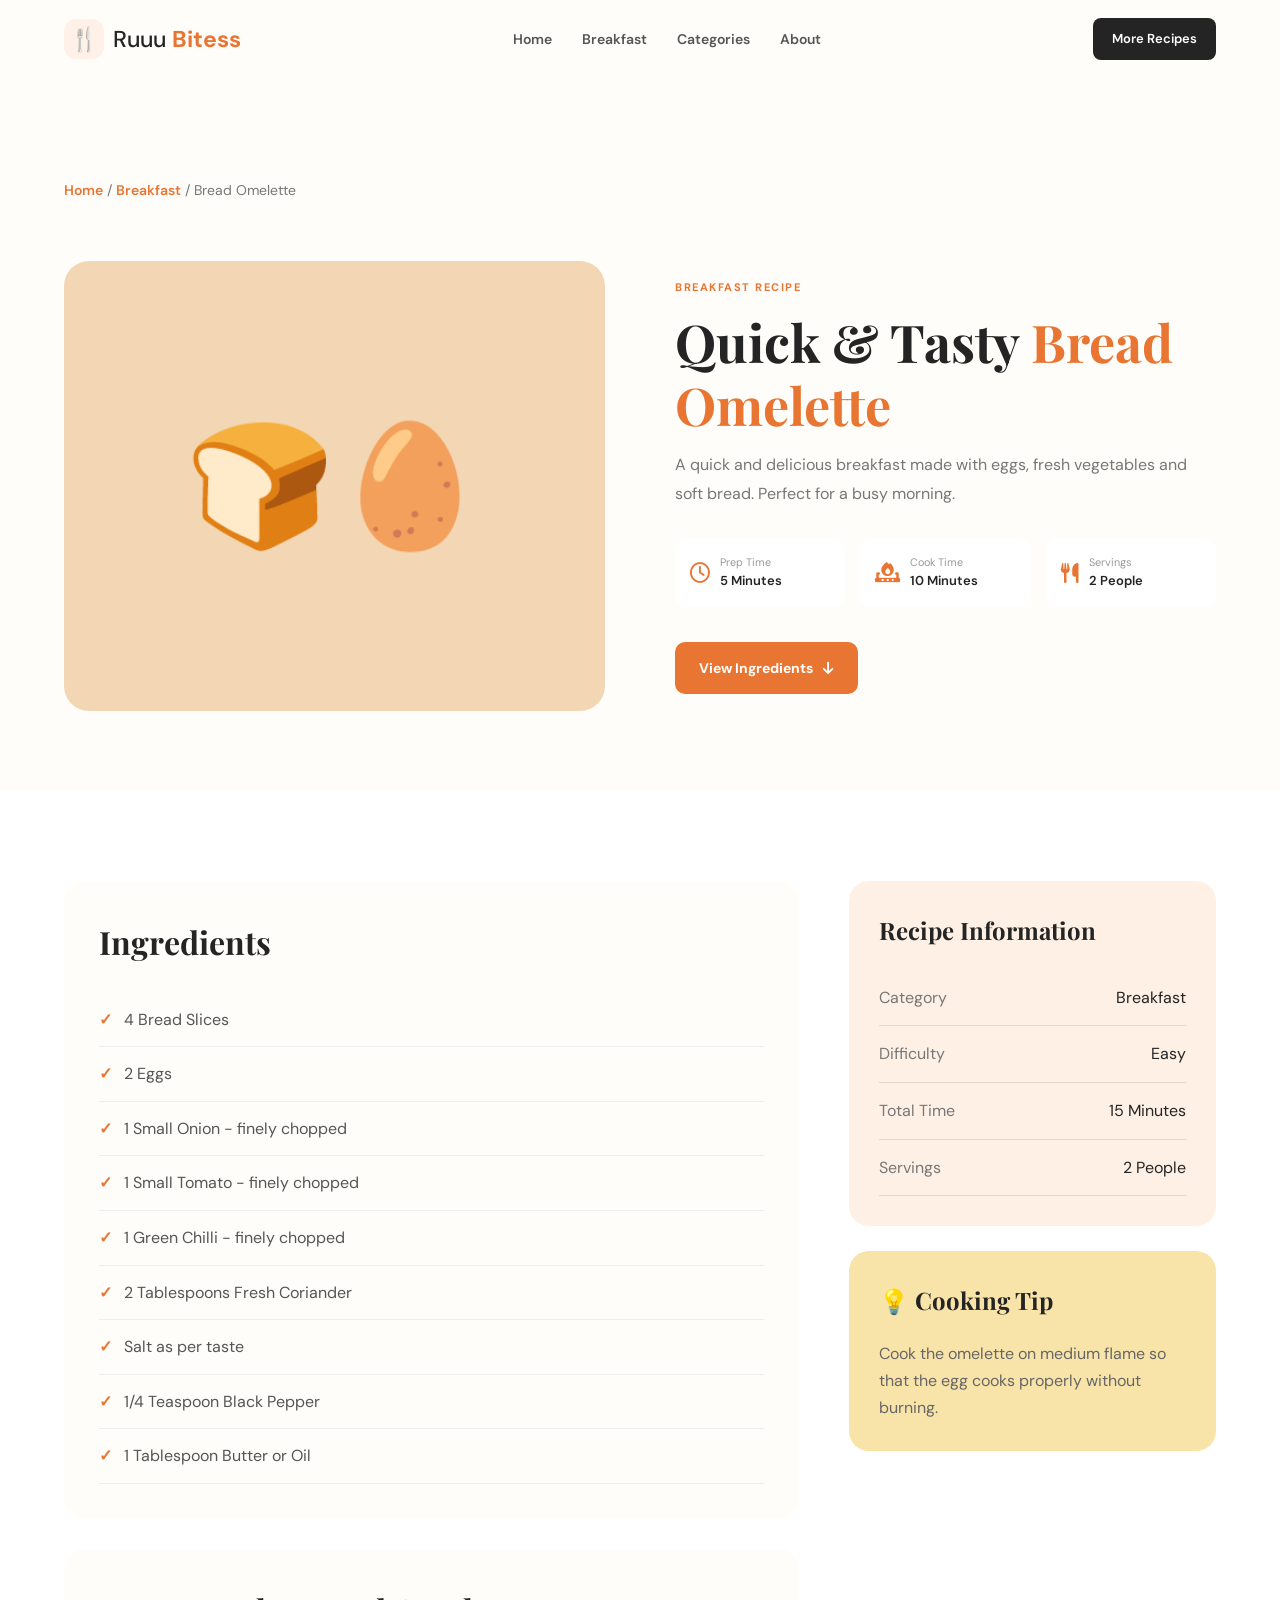
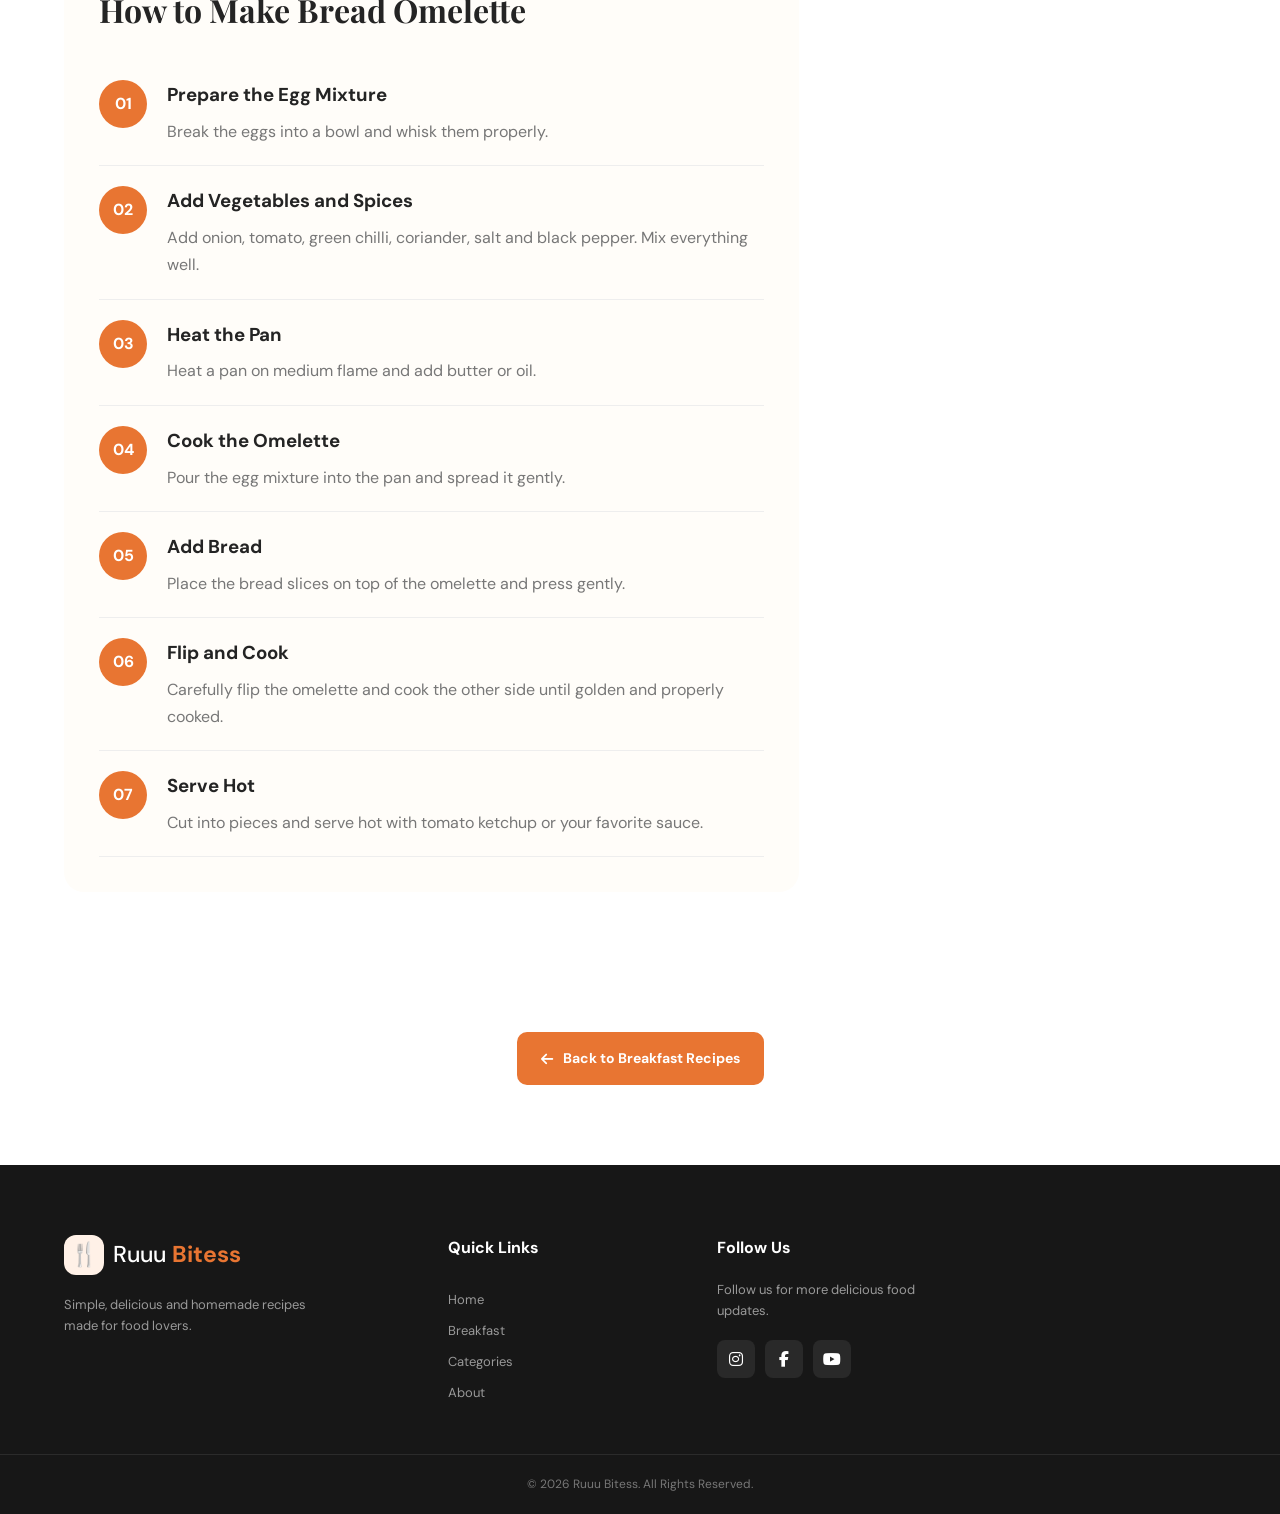
<file: bread-omelette.html>
<!DOCTYPE html>
<html lang="en">

<head>

    <meta charset="UTF-8">
    <meta name="viewport" content="width=device-width, initial-scale=1.0">

    <title>Bread Omelette Recipe | Ruuu Bitess</title>

    <link rel="preconnect" href="https://fonts.googleapis.com">
    <link rel="preconnect" href="https://fonts.gstatic.com" crossorigin>

    <link href="https://fonts.googleapis.com/css2?family=DM+Sans:wght@400;500;600;700&family=Playfair+Display:wght@600;700;800&display=swap"
        rel="stylesheet">

    <link rel="stylesheet"
        href="https://cdnjs.cloudflare.com/ajax/libs/font-awesome/6.5.2/css/all.min.css">

    <link rel="stylesheet" href="../style.css">

</head>

<body>

    <!-- HEADER -->

    <header class="header page-header">

        <div class="navbar container">

            <a href="../index.html" class="logo">
                <span class="logo-icon">🍴</span>
                <span>Ruuu <b>Bitess</b></span>
            </a>

            <nav class="nav-links page-nav">

                <a href="../index.html">Home</a>
                <a href="breakfast.html">Breakfast</a>
                <a href="../index.html#categories">Categories</a>
                <a href="../index.html#about">About</a>

            </nav>

            <a href="breakfast.html" class="nav-button">
                More Recipes
            </a>

        </div>

    </header>


    <!-- BREADCRUMB -->

    <section class="recipe-breadcrumb">

        <div class="container">

            <a href="../index.html">Home</a>
            <span> / </span>

            <a href="breakfast.html">Breakfast</a>
            <span> / </span>

            <span>Bread Omelette</span>

        </div>

    </section>


    <!-- RECIPE HERO -->

    <section class="recipe-detail-hero">

        <div class="container recipe-detail-grid">

            <div class="recipe-main-image">

                <div class="bread-omelette-image-placeholder">
                    🍞🥚
                </div>

            </div>


            <div class="recipe-main-content">

                <span class="section-label">
                    BREAKFAST RECIPE
                </span>

                <h1>Quick & Tasty <span>Bread Omelette</span></h1>

                <p class="recipe-intro">

                    A quick and delicious breakfast made with eggs,
                    fresh vegetables and soft bread. Perfect for a
                    busy morning.
                </p>


                <div class="recipe-meta">

                    <div>
                        <i class="fa-regular fa-clock"></i>

                        <span>
                            <small>Prep Time</small>
                            5 Minutes
                        </span>
                    </div>


                    <div>
                        <i class="fa-solid fa-fire-burner"></i>

                        <span>
                            <small>Cook Time</small>
                            10 Minutes
                        </span>
                    </div>


                    <div>
                        <i class="fa-solid fa-utensils"></i>

                        <span>
                            <small>Servings</small>
                            2 People
                        </span>
                    </div>

                </div>


                <a href="#ingredients" class="primary-btn">

                    View Ingredients
                    <i class="fa-solid fa-arrow-down"></i>

                </a>

            </div>

        </div>

    </section>


    <!-- RECIPE CONTENT -->

    <section class="recipe-detail-content">

        <div class="container recipe-content-grid">

            <main>


                <!-- INGREDIENTS -->

                <div class="recipe-box" id="ingredients">

                    <h2>Ingredients</h2>

                    <ul class="ingredients-list">

                        <li>4 Bread Slices</li>

                        <li>2 Eggs</li>

                        <li>1 Small Onion - finely chopped</li>

                        <li>1 Small Tomato - finely chopped</li>

                        <li>1 Green Chilli - finely chopped</li>

                        <li>2 Tablespoons Fresh Coriander</li>

                        <li>Salt as per taste</li>

                        <li>1/4 Teaspoon Black Pepper</li>

                        <li>1 Tablespoon Butter or Oil</li>

                    </ul>

                </div>


                <!-- INSTRUCTIONS -->

                <div class="recipe-box">

                    <h2>How to Make Bread Omelette</h2>


                    <div class="recipe-step">

                        <span>01</span>

                        <div>

                            <h3>Prepare the Egg Mixture</h3>

                            <p>
                                Break the eggs into a bowl and whisk
                                them properly.
                            </p>

                        </div>

                    </div>


                    <div class="recipe-step">

                        <span>02</span>

                        <div>

                            <h3>Add Vegetables and Spices</h3>

                            <p>
                                Add onion, tomato, green chilli,
                                coriander, salt and black pepper.
                                Mix everything well.
                            </p>

                        </div>

                    </div>


                    <div class="recipe-step">

                        <span>03</span>

                        <div>

                            <h3>Heat the Pan</h3>

                            <p>
                                Heat a pan on medium flame and add
                                butter or oil.
                            </p>

                        </div>

                    </div>


                    <div class="recipe-step">

                        <span>04</span>

                        <div>

                            <h3>Cook the Omelette</h3>

                            <p>
                                Pour the egg mixture into the pan
                                and spread it gently.
                            </p>

                        </div>

                    </div>


                    <div class="recipe-step">

                        <span>05</span>

                        <div>

                            <h3>Add Bread</h3>

                            <p>
                                Place the bread slices on top of
                                the omelette and press gently.
                            </p>

                        </div>

                    </div>


                    <div class="recipe-step">

                        <span>06</span>

                        <div>

                            <h3>Flip and Cook</h3>

                            <p>
                                Carefully flip the omelette and cook
                                the other side until golden and
                                properly cooked.
                            </p>

                        </div>

                    </div>


                    <div class="recipe-step">

                        <span>07</span>

                        <div>

                            <h3>Serve Hot</h3>

                            <p>
                                Cut into pieces and serve hot with
                                tomato ketchup or your favorite sauce.
                            </p>

                        </div>

                    </div>

                </div>

            </main>


            <!-- SIDEBAR -->

            <aside>

                <div class="recipe-sidebar">

                    <h3>Recipe Information</h3>

                    <div class="sidebar-info">

                        <p>
                            <span>Category</span>
                            Breakfast
                        </p>

                        <p>
                            <span>Difficulty</span>
                            Easy
                        </p>

                        <p>
                            <span>Total Time</span>
                            15 Minutes
                        </p>

                        <p>
                            <span>Servings</span>
                            2 People
                        </p>

                    </div>

                </div>


                <div class="recipe-sidebar tip-box">

                    <h3>💡 Cooking Tip</h3>

                    <p>
                        Cook the omelette on medium flame so that
                        the egg cooks properly without burning.
                    </p>

                </div>

            </aside>

        </div>

    </section>


    <!-- BACK BUTTON -->

    <section class="recipe-back-section">

        <div class="container">

            <a href="breakfast.html" class="primary-btn">

                <i class="fa-solid fa-arrow-left"></i>
                Back to Breakfast Recipes

            </a>

        </div>

    </section>


    <!-- FOOTER -->

    <footer class="footer">

        <div class="container footer-grid">

            <div class="footer-brand">

                <a href="../index.html" class="logo">
                    <span class="logo-icon">🍴</span>
                    <span>Ruuu <b>Bitess</b></span>
                </a>

                <p>
                    Simple, delicious and homemade recipes
                    made for food lovers.
                </p>

            </div>


            <div class="footer-links">

                <h3>Quick Links</h3>

                <a href="../index.html">Home</a>
                <a href="breakfast.html">Breakfast</a>
                <a href="../index.html#categories">Categories</a>
                <a href="../index.html#about">About</a>

            </div>


            <div class="footer-social">

                <h3>Follow Us</h3>

                <p>
                    Follow us for more delicious food updates.
                </p>

                <div class="social-icons">

                    <a href="#"><i class="fa-brands fa-instagram"></i></a>
                    <a href="#"><i class="fa-brands fa-facebook-f"></i></a>
                    <a href="#"><i class="fa-brands fa-youtube"></i></a>

                </div>

            </div>

        </div>


        <div class="footer-bottom">

            <div class="container">

                <p>© 2026 Ruuu Bitess. All Rights Reserved.</p>

            </div>

        </div>

    </footer>

</body>

</html>
</file>
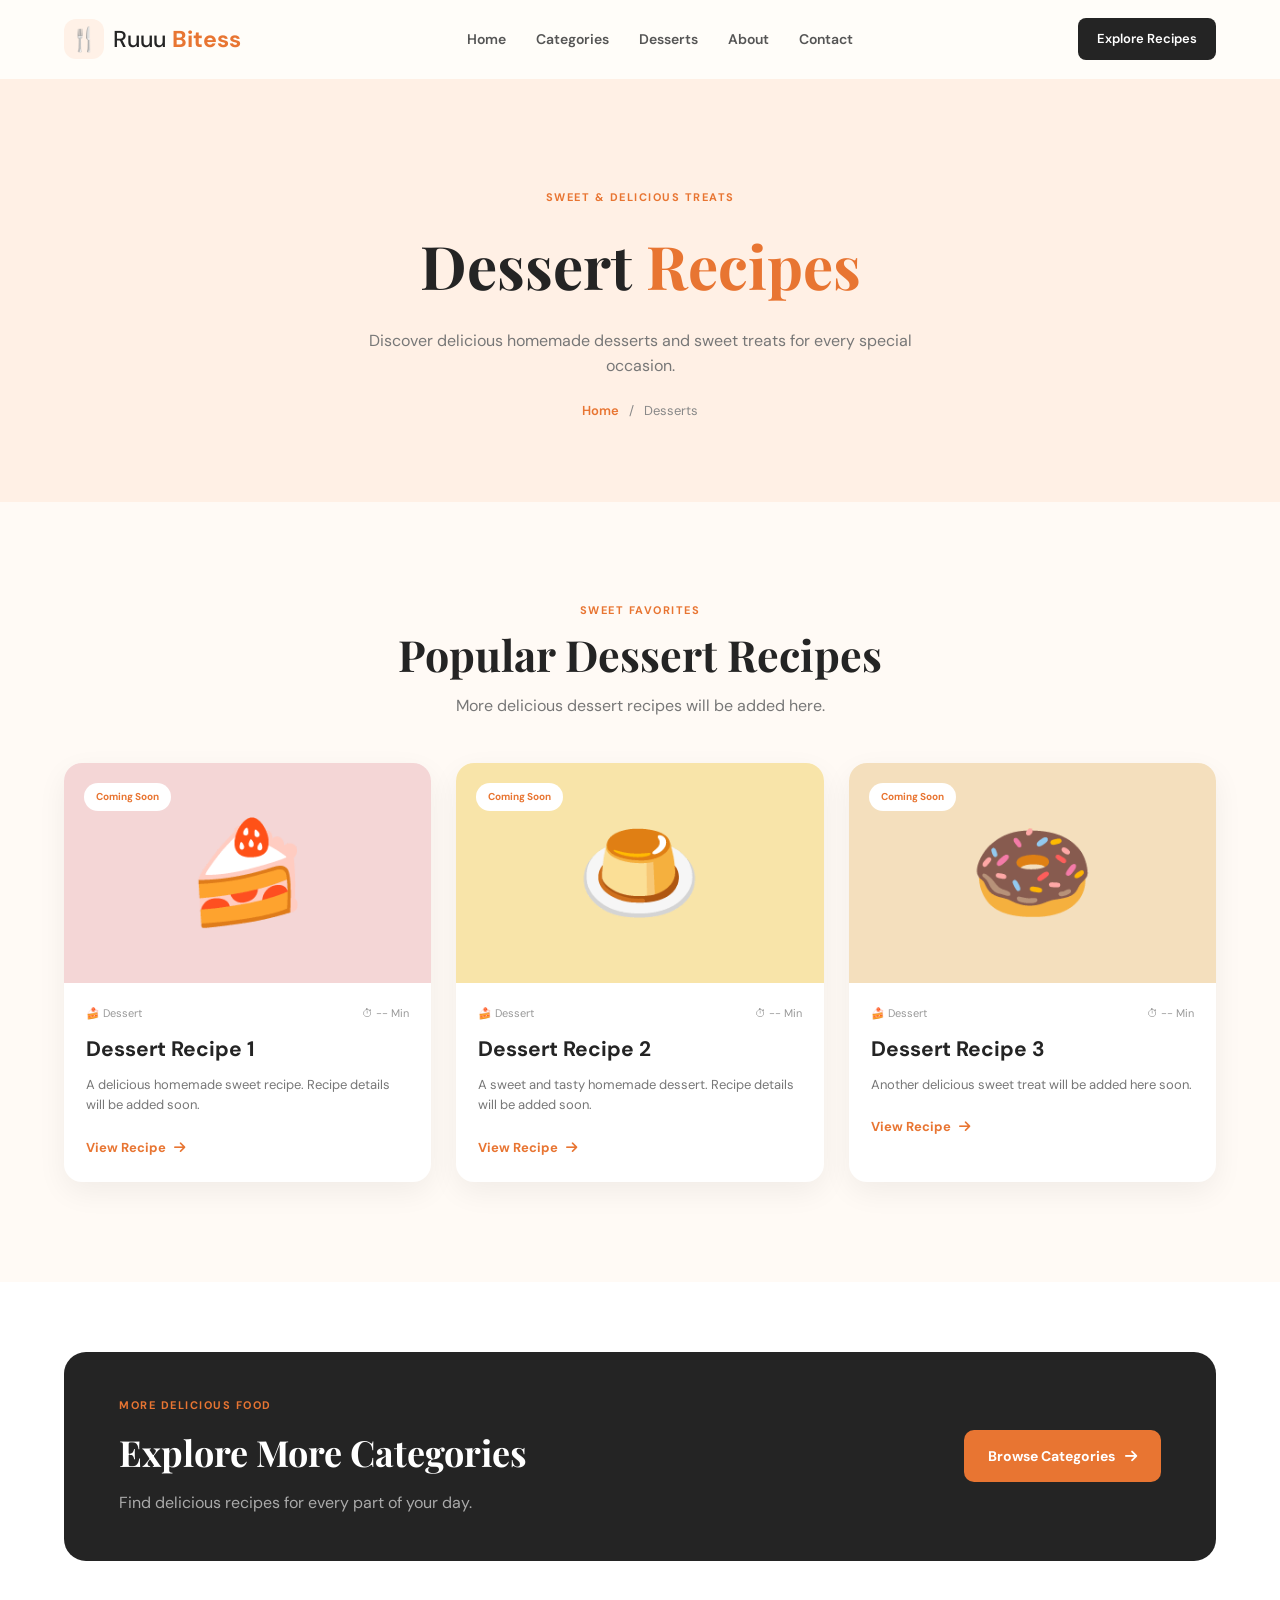
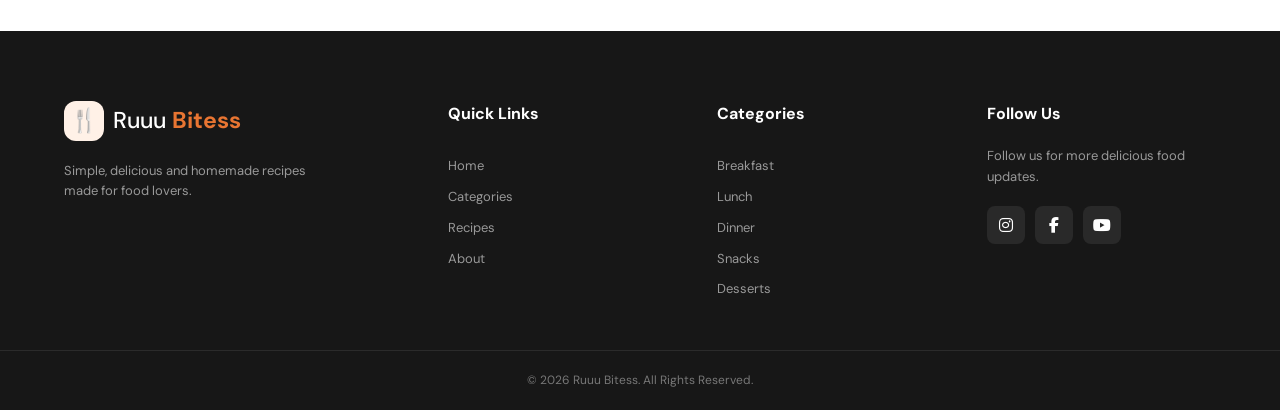
<file: desserts.html>
<!DOCTYPE html>
<html lang="en">

<head>

    <meta charset="UTF-8">
    <meta name="viewport" content="width=device-width, initial-scale=1.0">

    <title>Desserts Recipes | Ruuu Bitess</title>

    <link rel="preconnect" href="https://fonts.googleapis.com">
    <link rel="preconnect" href="https://fonts.gstatic.com" crossorigin>

    <link href="https://fonts.googleapis.com/css2?family=DM+Sans:wght@400;500;600;700&family=Playfair+Display:wght@600;700;800&display=swap"
        rel="stylesheet">

    <link rel="stylesheet"
        href="https://cdnjs.cloudflare.com/ajax/libs/font-awesome/6.5.2/css/all.min.css">

    <link rel="stylesheet" href="../style.css">

</head>

<body>

    <!-- HEADER -->

    <header class="header page-header">

        <div class="navbar container">

            <a href="../index.html" class="logo">
                <span class="logo-icon">🍴</span>
                <span>Ruuu <b>Bitess</b></span>
            </a>

            <nav class="nav-links page-nav">
                <a href="../index.html">Home</a>
                <a href="../index.html#categories">Categories</a>
                <a href="#desserts-recipes">Desserts</a>
                <a href="../index.html#about">About</a>
                <a href="../index.html#contact">Contact</a>
            </nav>

            <a href="../index.html#categories" class="nav-button">
                Explore Recipes
            </a>

        </div>

    </header>


    <!-- DESSERTS HERO -->

    <section class="page-hero">

        <div class="container">

            <span class="section-label">
                SWEET & DELICIOUS TREATS
            </span>

            <h1>Dessert <span>Recipes</span></h1>

            <p>
                Discover delicious homemade desserts and sweet treats
                for every special occasion.
            </p>

            <div class="breadcrumb">
                <a href="../index.html">Home</a>
                <span>/</span>
                <span>Desserts</span>
            </div>

        </div>

    </section>


    <!-- DESSERT RECIPES -->

    <section class="featured section-padding" id="desserts-recipes">

        <div class="container">

            <div class="center-heading">

                <span class="section-label">
                    SWEET FAVORITES
                </span>

                <h2>Popular Dessert Recipes</h2>

                <p>
                    More delicious dessert recipes will be added here.
                </p>

            </div>


            <div class="recipe-grid">

                <!-- RECIPE 1 -->

                <article class="recipe-card">

                    <div class="recipe-image dessert-pink">
                        🍰

                        <span class="recipe-tag">
                            Coming Soon
                        </span>
                    </div>

                    <div class="recipe-content">

                        <div class="recipe-info">
                            <span>🍰 Dessert</span>
                            <span>⏱ -- Min</span>
                        </div>

                        <h3>Dessert Recipe 1</h3>

                        <p>
                            A delicious homemade sweet recipe.
                            Recipe details will be added soon.
                        </p>

                        <a href="#">
                            View Recipe
                            <i class="fa-solid fa-arrow-right"></i>
                        </a>

                    </div>

                </article>


                <!-- RECIPE 2 -->

                <article class="recipe-card">

                    <div class="recipe-image dessert-yellow">
                        🍮

                        <span class="recipe-tag">
                            Coming Soon
                        </span>
                    </div>

                    <div class="recipe-content">

                        <div class="recipe-info">
                            <span>🍰 Dessert</span>
                            <span>⏱ -- Min</span>
                        </div>

                        <h3>Dessert Recipe 2</h3>

                        <p>
                            A sweet and tasty homemade dessert.
                            Recipe details will be added soon.
                        </p>

                        <a href="#">
                            View Recipe
                            <i class="fa-solid fa-arrow-right"></i>
                        </a>

                    </div>

                </article>


                <!-- RECIPE 3 -->

                <article class="recipe-card">

                    <div class="recipe-image dessert-cream">
                        🍩

                        <span class="recipe-tag">
                            Coming Soon
                        </span>
                    </div>

                    <div class="recipe-content">

                        <div class="recipe-info">
                            <span>🍰 Dessert</span>
                            <span>⏱ -- Min</span>
                        </div>

                        <h3>Dessert Recipe 3</h3>

                        <p>
                            Another delicious sweet treat will be
                            added here soon.
                        </p>

                        <a href="#">
                            View Recipe
                            <i class="fa-solid fa-arrow-right"></i>
                        </a>

                    </div>

                </article>

            </div>

        </div>

    </section>


    <!-- MORE CATEGORIES -->

    <section class="breakfast-cta">

        <div class="container">

            <div>

                <span class="section-label">
                    MORE DELICIOUS FOOD
                </span>

                <h2>Explore More Categories</h2>

                <p>
                    Find delicious recipes for every part of your day.
                </p>

            </div>

            <a href="../index.html#categories" class="primary-btn">
                Browse Categories
                <i class="fa-solid fa-arrow-right"></i>
            </a>

        </div>

    </section>


    <!-- FOOTER -->

    <footer class="footer">

        <div class="container footer-grid">

            <div class="footer-brand">

                <a href="../index.html" class="logo">
                    <span class="logo-icon">🍴</span>
                    <span>Ruuu <b>Bitess</b></span>
                </a>

                <p>
                    Simple, delicious and homemade recipes
                    made for food lovers.
                </p>

            </div>


            <div class="footer-links">

                <h3>Quick Links</h3>

                <a href="../index.html">Home</a>
                <a href="../index.html#categories">Categories</a>
                <a href="#desserts-recipes">Recipes</a>
                <a href="../index.html#about">About</a>

            </div>


            <div class="footer-links">

                <h3>Categories</h3>

                <a href="breakfast.html">Breakfast</a>
                <a href="lunch.html">Lunch</a>
                <a href="dinner.html">Dinner</a>
                <a href="snacks.html">Snacks</a>
                <a href="desserts.html">Desserts</a>

            </div>


            <div class="footer-social">

                <h3>Follow Us</h3>

                <p>
                    Follow us for more delicious food updates.
                </p>

                <div class="social-icons">

                    <a href="#">
                        <i class="fa-brands fa-instagram"></i>
                    </a>

                    <a href="#">
                        <i class="fa-brands fa-facebook-f"></i>
                    </a>

                    <a href="#">
                        <i class="fa-brands fa-youtube"></i>
                    </a>

                </div>

            </div>

        </div>


        <div class="footer-bottom">

            <div class="container">
                <p>© 2026 Ruuu Bitess. All Rights Reserved.</p>
            </div>

        </div>

    </footer>

</body>

</html>
</file>
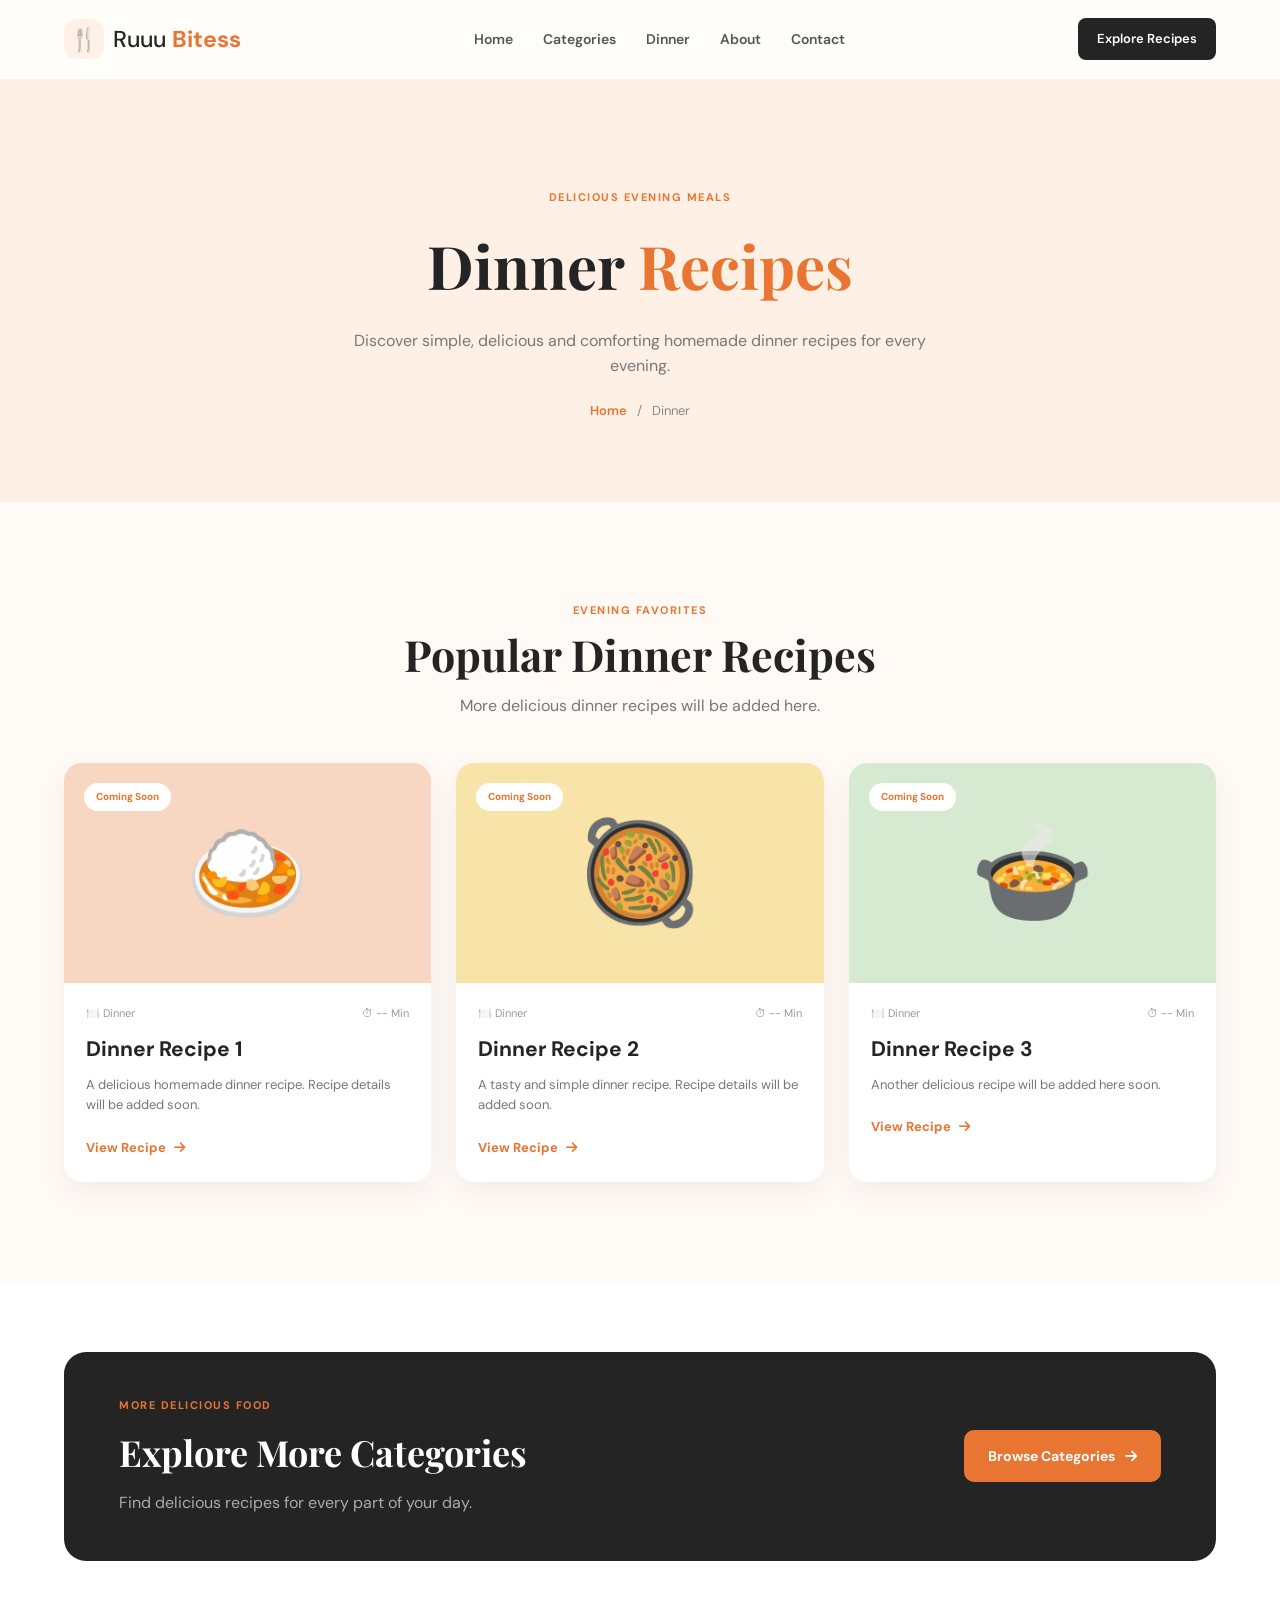
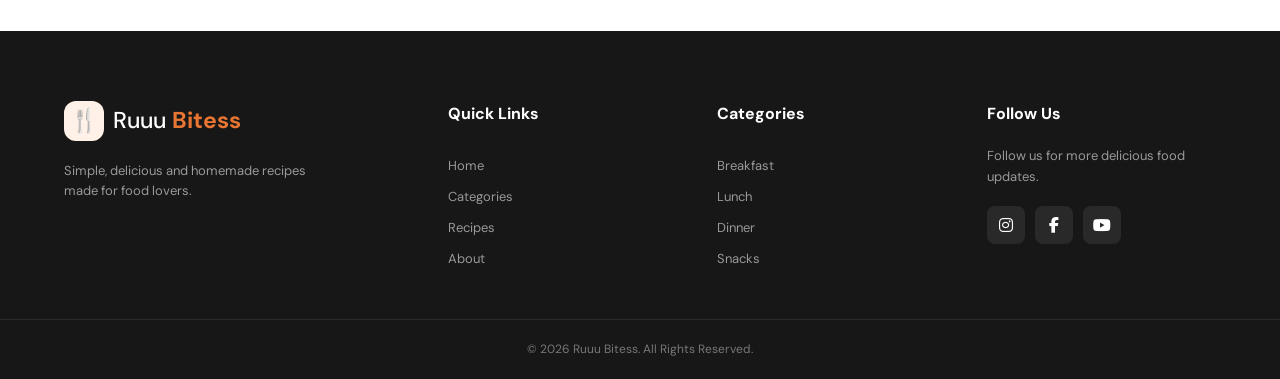
<file: dinner.html>
<!DOCTYPE html>
<html lang="en">

<head>

    <meta charset="UTF-8">
    <meta name="viewport" content="width=device-width, initial-scale=1.0">

    <title>Dinner Recipes | Ruuu Bitess</title>

    <!-- GOOGLE FONTS -->
    <link rel="preconnect" href="https://fonts.googleapis.com">
    <link rel="preconnect" href="https://fonts.gstatic.com" crossorigin>

    <link href="https://fonts.googleapis.com/css2?family=DM+Sans:wght@400;500;600;700&family=Playfair+Display:wght@600;700;800&display=swap"
        rel="stylesheet">

    <!-- FONT AWESOME -->
    <link rel="stylesheet"
        href="https://cdnjs.cloudflare.com/ajax/libs/font-awesome/6.5.2/css/all.min.css">

    <!-- MAIN CSS -->
    <link rel="stylesheet" href="../style.css">

</head>

<body>


    <!-- =========================
         HEADER
    ========================== -->

    <header class="header page-header">

        <div class="navbar container">

            <a href="../index.html" class="logo">

                <span class="logo-icon">🍴</span>
                <span>Ruuu <b>Bitess</b></span>

            </a>


            <nav class="nav-links page-nav">

                <a href="../index.html">Home</a>

                <a href="../index.html#categories">Categories</a>

                <a href="#dinner-recipes">Dinner</a>

                <a href="../index.html#about">About</a>

                <a href="../index.html#contact">Contact</a>

            </nav>


            <a href="../index.html#recipes" class="nav-button">
                Explore Recipes
            </a>

        </div>

    </header>


    <!-- =========================
         DINNER HERO
    ========================== -->

    <section class="page-hero">

        <div class="container">

            <span class="section-label">
                DELICIOUS EVENING MEALS
            </span>

            <h1>Dinner <span>Recipes</span></h1>

            <p>
                Discover simple, delicious and comforting homemade
                dinner recipes for every evening.
            </p>


            <div class="breadcrumb">

                <a href="../index.html">Home</a>

                <span>/</span>

                <span>Dinner</span>

            </div>

        </div>

    </section>


    <!-- =========================
         DINNER RECIPES
    ========================== -->

    <section class="featured section-padding" id="dinner-recipes">

        <div class="container">

            <div class="center-heading">

                <span class="section-label">
                    EVENING FAVORITES
                </span>

                <h2>Popular Dinner Recipes</h2>

                <p>
                    More delicious dinner recipes will be added here.
                </p>

            </div>


            <div class="recipe-grid">

                <!-- RECIPE 1 -->

                <article class="recipe-card">

                    <div class="recipe-image dinner-orange">
                        🍛

                        <span class="recipe-tag">
                            Coming Soon
                        </span>
                    </div>

                    <div class="recipe-content">

                        <div class="recipe-info">
                            <span>🍽️ Dinner</span>
                            <span>⏱ -- Min</span>
                        </div>

                        <h3>Dinner Recipe 1</h3>

                        <p>
                            A delicious homemade dinner recipe.
                            Recipe details will be added soon.
                        </p>

                        <a href="#">
                            View Recipe
                            <i class="fa-solid fa-arrow-right"></i>
                        </a>

                    </div>

                </article>


                <!-- RECIPE 2 -->

                <article class="recipe-card">

                    <div class="recipe-image dinner-yellow">
                        🥘

                        <span class="recipe-tag">
                            Coming Soon
                        </span>
                    </div>

                    <div class="recipe-content">

                        <div class="recipe-info">
                            <span>🍽️ Dinner</span>
                            <span>⏱ -- Min</span>
                        </div>

                        <h3>Dinner Recipe 2</h3>

                        <p>
                            A tasty and simple dinner recipe.
                            Recipe details will be added soon.
                        </p>

                        <a href="#">
                            View Recipe
                            <i class="fa-solid fa-arrow-right"></i>
                        </a>

                    </div>

                </article>


                <!-- RECIPE 3 -->

                <article class="recipe-card">

                    <div class="recipe-image dinner-green">
                        🍲

                        <span class="recipe-tag">
                            Coming Soon
                        </span>
                    </div>

                    <div class="recipe-content">

                        <div class="recipe-info">
                            <span>🍽️ Dinner</span>
                            <span>⏱ -- Min</span>
                        </div>

                        <h3>Dinner Recipe 3</h3>

                        <p>
                            Another delicious recipe will be
                            added here soon.
                        </p>

                        <a href="#">
                            View Recipe
                            <i class="fa-solid fa-arrow-right"></i>
                        </a>

                    </div>

                </article>

            </div>

        </div>

    </section>


    <!-- =========================
         MORE CATEGORIES
    ========================== -->

    <section class="breakfast-cta">

        <div class="container">

            <div>

                <span class="section-label">
                    MORE DELICIOUS FOOD
                </span>

                <h2>Explore More Categories</h2>

                <p>
                    Find delicious recipes for every part of your day.
                </p>

            </div>


            <a href="../index.html#categories" class="primary-btn">

                Browse Categories

                <i class="fa-solid fa-arrow-right"></i>

            </a>

        </div>

    </section>


    <!-- =========================
         FOOTER
    ========================== -->

    <footer class="footer">

        <div class="container footer-grid">


            <div class="footer-brand">

                <a href="../index.html" class="logo">

                    <span class="logo-icon">🍴</span>
                    <span>Ruuu <b>Bitess</b></span>

                </a>

                <p>
                    Simple, delicious and homemade recipes
                    made for food lovers.
                </p>

            </div>


            <div class="footer-links">

                <h3>Quick Links</h3>

                <a href="../index.html">Home</a>
                <a href="../index.html#categories">Categories</a>
                <a href="#dinner-recipes">Recipes</a>
                <a href="../index.html#about">About</a>

            </div>


            <div class="footer-links">

                <h3>Categories</h3>

                <a href="breakfast.html">Breakfast</a>
                <a href="lunch.html">Lunch</a>
                <a href="dinner.html">Dinner</a>
                <a href="../index.html#categories">Snacks</a>

            </div>


            <div class="footer-social">

                <h3>Follow Us</h3>

                <p>
                    Follow us for more delicious food updates.
                </p>

                <div class="social-icons">

                    <a href="#">
                        <i class="fa-brands fa-instagram"></i>
                    </a>

                    <a href="#">
                        <i class="fa-brands fa-facebook-f"></i>
                    </a>

                    <a href="#">
                        <i class="fa-brands fa-youtube"></i>
                    </a>

                </div>

            </div>

        </div>


        <div class="footer-bottom">

            <div class="container">

                <p>
                    © 2026 Ruuu Bitess. All Rights Reserved.
                </p>

            </div>

        </div>

    </footer>


</body>

</html>
</file>
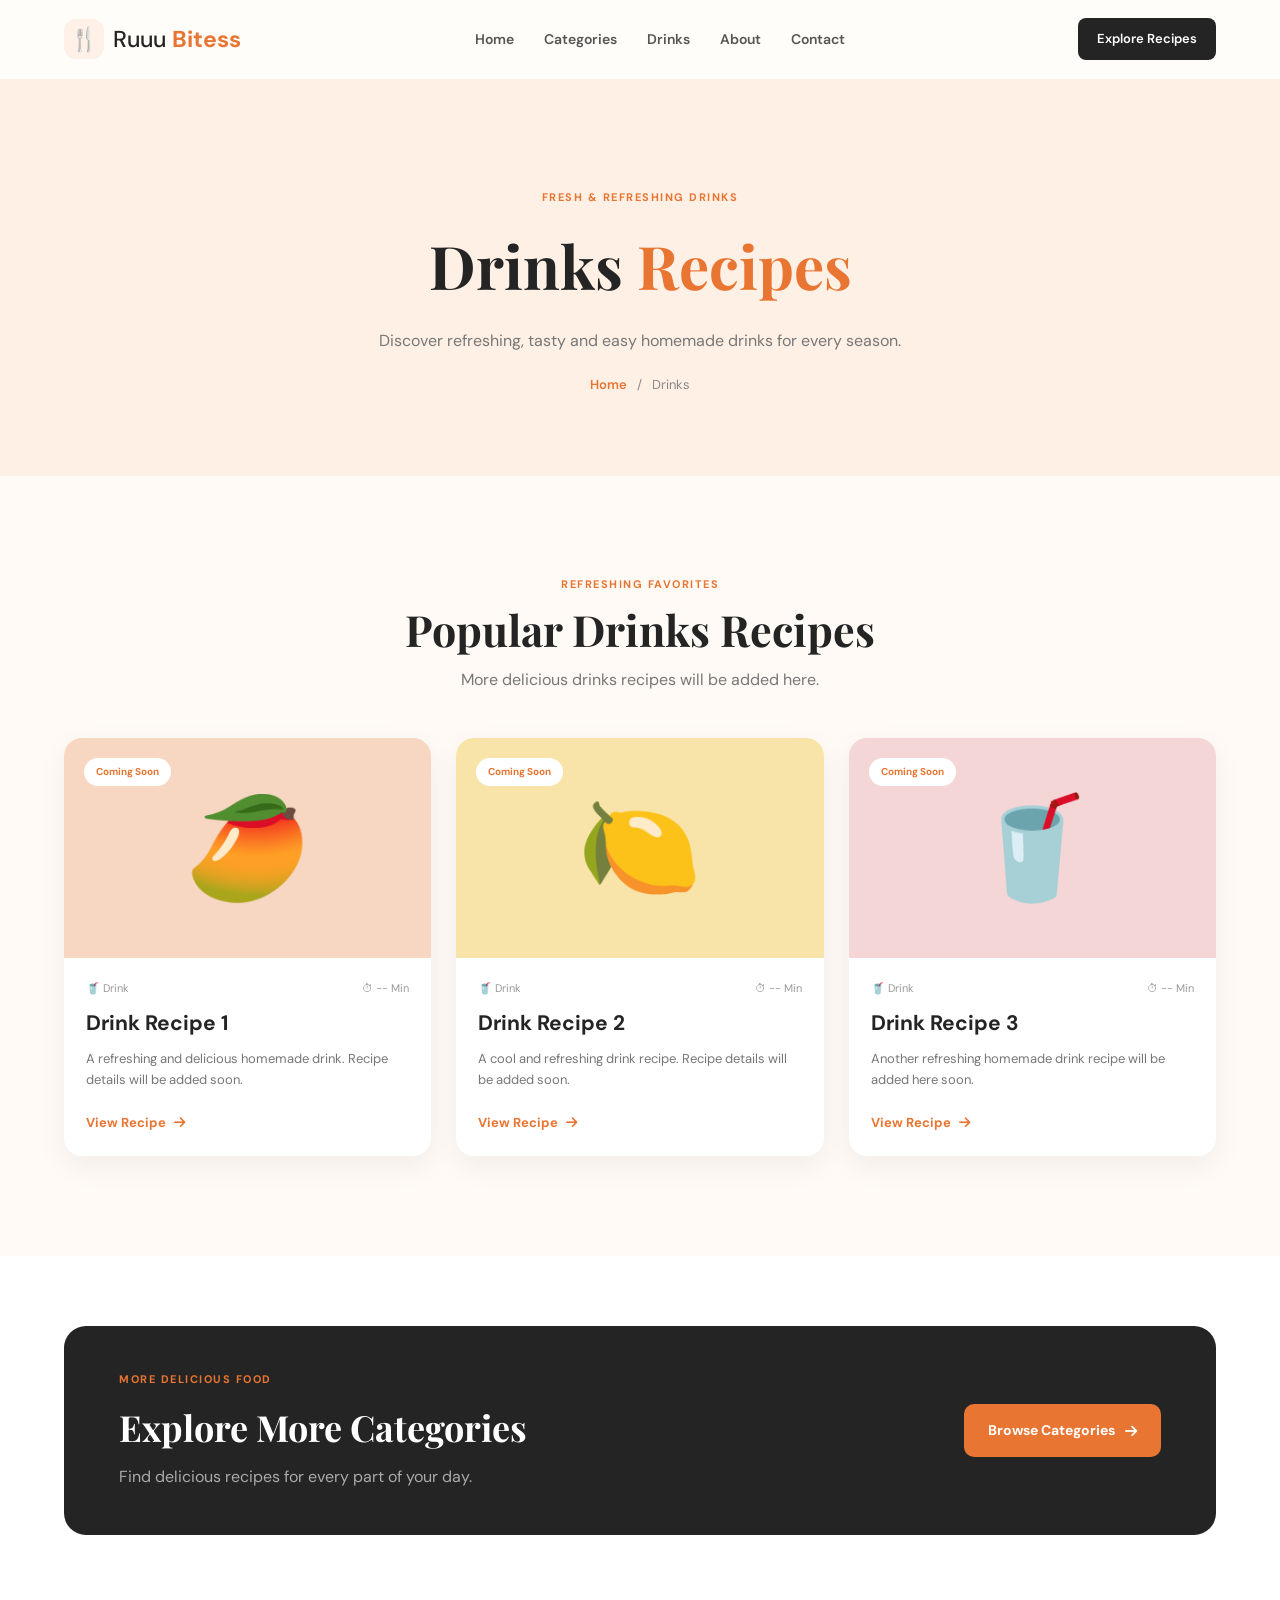
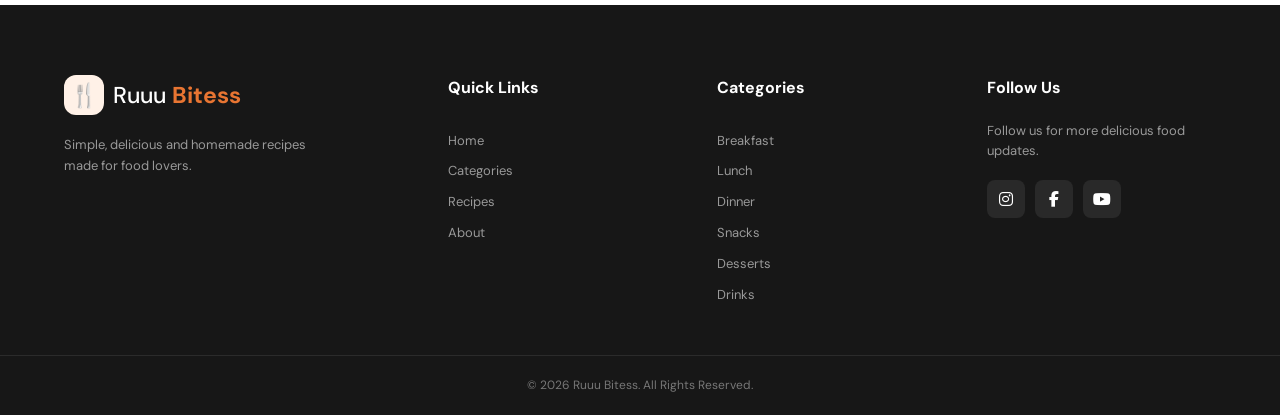
<file: drinks.html>
<!DOCTYPE html>
<html lang="en">

<head>

    <meta charset="UTF-8">
    <meta name="viewport" content="width=device-width, initial-scale=1.0">

    <title>Drinks Recipes | Ruuu Bitess</title>

    <link rel="preconnect" href="https://fonts.googleapis.com">
    <link rel="preconnect" href="https://fonts.gstatic.com" crossorigin>

    <link href="https://fonts.googleapis.com/css2?family=DM+Sans:wght@400;500;600;700&family=Playfair+Display:wght@600;700;800&display=swap"
        rel="stylesheet">

    <link rel="stylesheet"
        href="https://cdnjs.cloudflare.com/ajax/libs/font-awesome/6.5.2/css/all.min.css">

    <link rel="stylesheet" href="../style.css">

</head>

<body>


    <!-- HEADER -->

    <header class="header page-header">

        <div class="navbar container">

            <a href="../index.html" class="logo">

                <span class="logo-icon">🍴</span>
                <span>Ruuu <b>Bitess</b></span>

            </a>


            <nav class="nav-links page-nav">

                <a href="../index.html">Home</a>
                <a href="../index.html#categories">Categories</a>
                <a href="#drinks-recipes">Drinks</a>
                <a href="../index.html#about">About</a>
                <a href="../index.html#contact">Contact</a>

            </nav>


            <a href="../index.html#categories" class="nav-button">
                Explore Recipes
            </a>

        </div>

    </header>


    <!-- DRINKS HERO -->

    <section class="page-hero">

        <div class="container">

            <span class="section-label">
                FRESH & REFRESHING DRINKS
            </span>

            <h1>Drinks <span>Recipes</span></h1>

            <p>
                Discover refreshing, tasty and easy homemade drinks
                for every season.
            </p>

            <div class="breadcrumb">

                <a href="../index.html">Home</a>

                <span>/</span>

                <span>Drinks</span>

            </div>

        </div>

    </section>


    <!-- DRINKS RECIPES -->

    <section class="featured section-padding" id="drinks-recipes">

        <div class="container">

            <div class="center-heading">

                <span class="section-label">
                    REFRESHING FAVORITES
                </span>

                <h2>Popular Drinks Recipes</h2>

                <p>
                    More delicious drinks recipes will be added here.
                </p>

            </div>


            <div class="recipe-grid">


                <!-- RECIPE 1 -->

                <article class="recipe-card">

                    <div class="recipe-image drinks-orange">

                        🥭

                        <span class="recipe-tag">
                            Coming Soon
                        </span>

                    </div>

                    <div class="recipe-content">

                        <div class="recipe-info">

                            <span>🥤 Drink</span>
                            <span>⏱ -- Min</span>

                        </div>

                        <h3>Drink Recipe 1</h3>

                        <p>
                            A refreshing and delicious homemade drink.
                            Recipe details will be added soon.
                        </p>

                        <a href="#">
                            View Recipe
                            <i class="fa-solid fa-arrow-right"></i>
                        </a>

                    </div>

                </article>


                <!-- RECIPE 2 -->

                <article class="recipe-card">

                    <div class="recipe-image drinks-yellow">

                        🍋

                        <span class="recipe-tag">
                            Coming Soon
                        </span>

                    </div>

                    <div class="recipe-content">

                        <div class="recipe-info">

                            <span>🥤 Drink</span>
                            <span>⏱ -- Min</span>

                        </div>

                        <h3>Drink Recipe 2</h3>

                        <p>
                            A cool and refreshing drink recipe.
                            Recipe details will be added soon.
                        </p>

                        <a href="#">
                            View Recipe
                            <i class="fa-solid fa-arrow-right"></i>
                        </a>

                    </div>

                </article>


                <!-- RECIPE 3 -->

                <article class="recipe-card">

                    <div class="recipe-image drinks-pink">

                        🥤

                        <span class="recipe-tag">
                            Coming Soon
                        </span>

                    </div>

                    <div class="recipe-content">

                        <div class="recipe-info">

                            <span>🥤 Drink</span>
                            <span>⏱ -- Min</span>

                        </div>

                        <h3>Drink Recipe 3</h3>

                        <p>
                            Another refreshing homemade drink recipe
                            will be added here soon.
                        </p>

                        <a href="#">
                            View Recipe
                            <i class="fa-solid fa-arrow-right"></i>
                        </a>

                    </div>

                </article>


            </div>

        </div>

    </section>


    <!-- MORE CATEGORIES -->

    <section class="breakfast-cta">

        <div class="container">

            <div>

                <span class="section-label">
                    MORE DELICIOUS FOOD
                </span>

                <h2>Explore More Categories</h2>

                <p>
                    Find delicious recipes for every part of your day.
                </p>

            </div>

            <a href="../index.html#categories" class="primary-btn">

                Browse Categories
                <i class="fa-solid fa-arrow-right"></i>

            </a>

        </div>

    </section>


    <!-- FOOTER -->

    <footer class="footer">

        <div class="container footer-grid">

            <div class="footer-brand">

                <a href="../index.html" class="logo">

                    <span class="logo-icon">🍴</span>
                    <span>Ruuu <b>Bitess</b></span>

                </a>

                <p>
                    Simple, delicious and homemade recipes
                    made for food lovers.
                </p>

            </div>


            <div class="footer-links">

                <h3>Quick Links</h3>

                <a href="../index.html">Home</a>
                <a href="../index.html#categories">Categories</a>
                <a href="#drinks-recipes">Recipes</a>
                <a href="../index.html#about">About</a>

            </div>


            <div class="footer-links">

                <h3>Categories</h3>

                <a href="breakfast.html">Breakfast</a>
                <a href="lunch.html">Lunch</a>
                <a href="dinner.html">Dinner</a>
                <a href="snacks.html">Snacks</a>
                <a href="desserts.html">Desserts</a>
                <a href="drinks.html">Drinks</a>

            </div>


            <div class="footer-social">

                <h3>Follow Us</h3>

                <p>
                    Follow us for more delicious food updates.
                </p>

                <div class="social-icons">

                    <a href="#">
                        <i class="fa-brands fa-instagram"></i>
                    </a>

                    <a href="#">
                        <i class="fa-brands fa-facebook-f"></i>
                    </a>

                    <a href="#">
                        <i class="fa-brands fa-youtube"></i>
                    </a>

                </div>

            </div>

        </div>


        <div class="footer-bottom">

            <div class="container">

                <p>
                    © 2026 Ruuu Bitess. All Rights Reserved.
                </p>

            </div>

        </div>

    </footer>

</body>

</html>
</file>
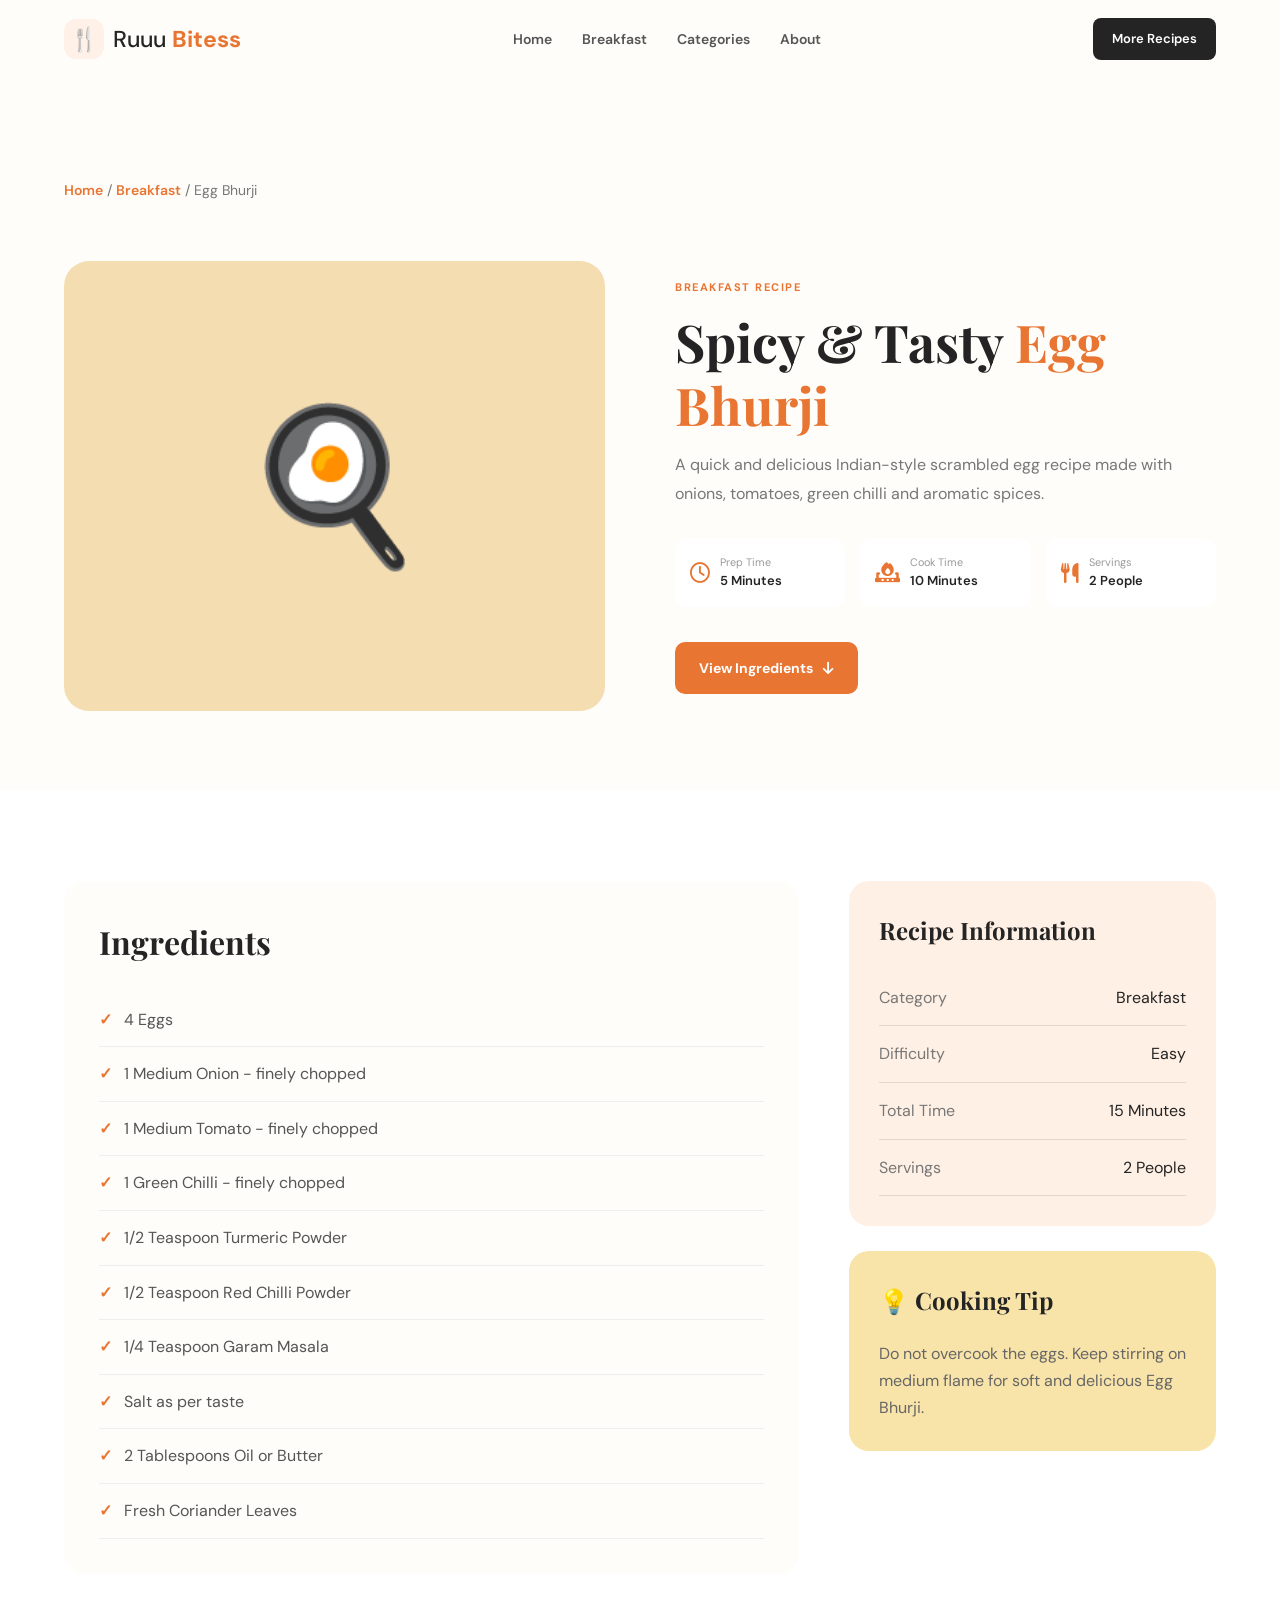
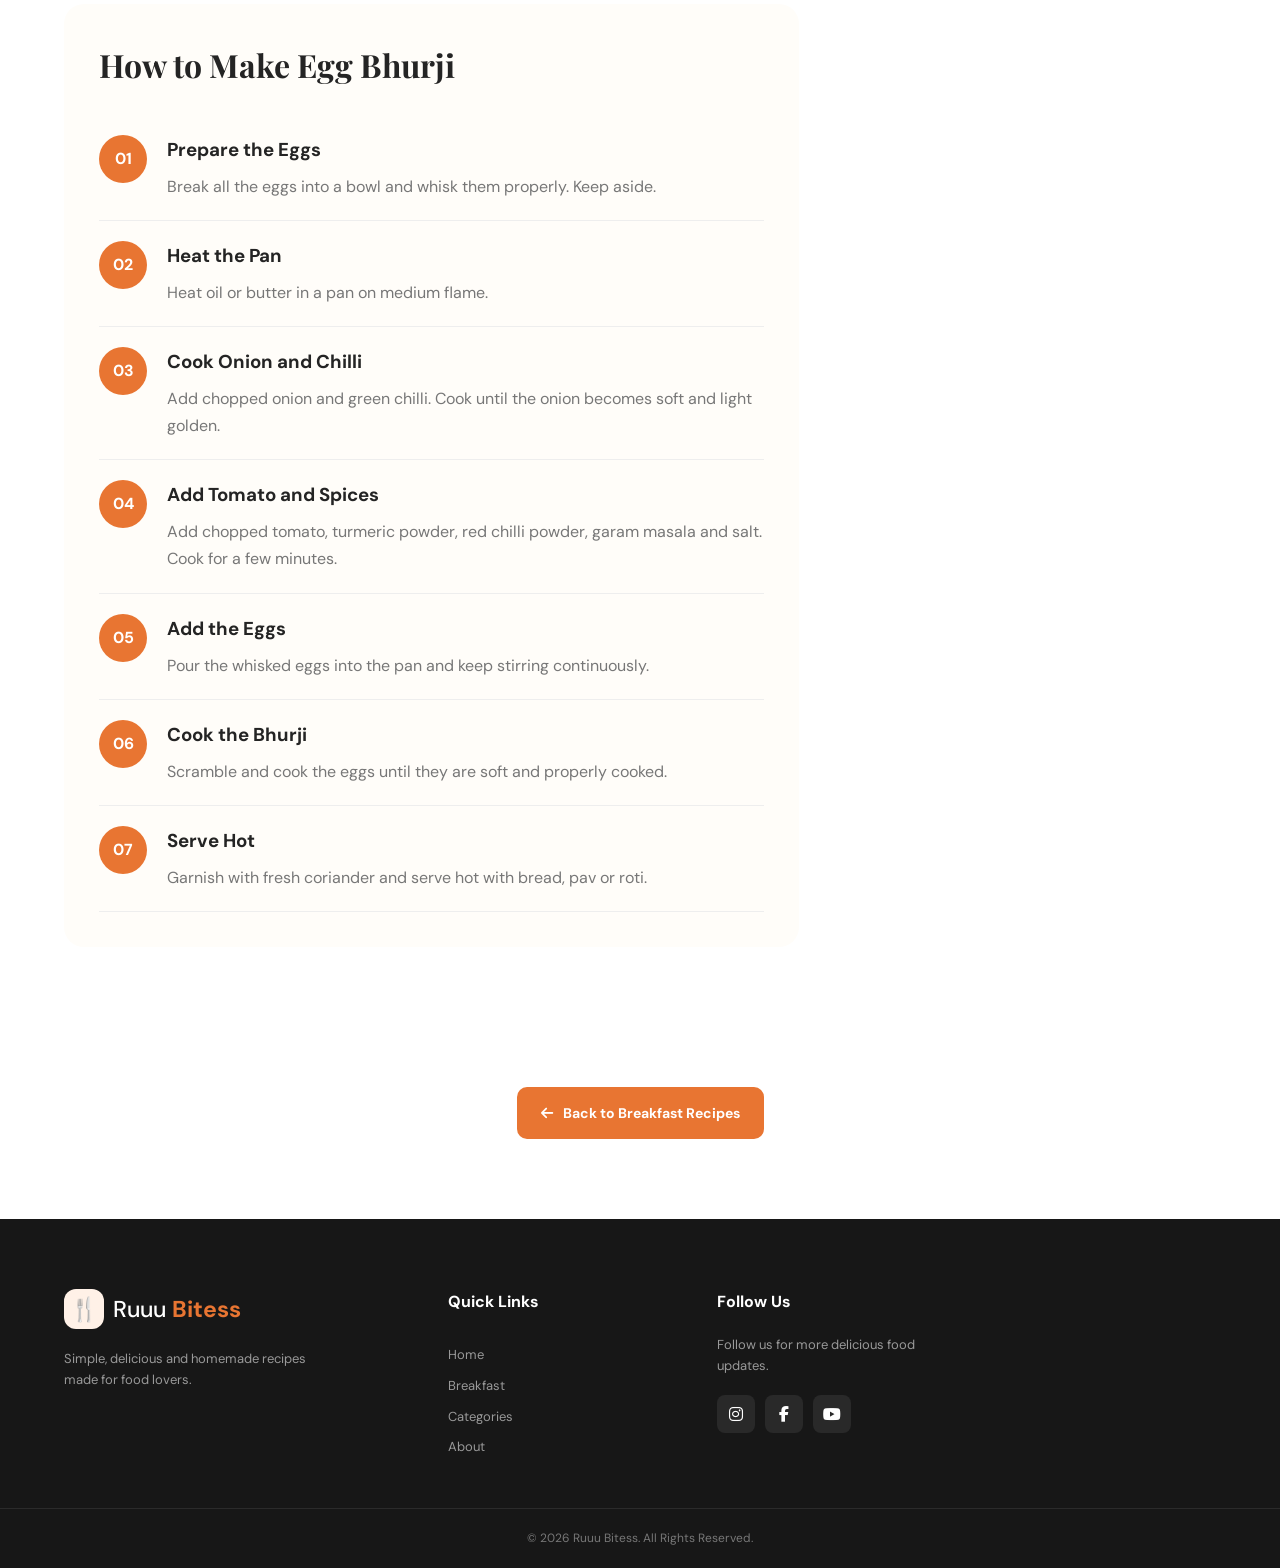
<file: egg-bhurji.html>
<!DOCTYPE html>
<html lang="en">

<head>

    <meta charset="UTF-8">
    <meta name="viewport" content="width=device-width, initial-scale=1.0">

    <title>Egg Bhurji Recipe | Ruuu Bitess</title>

    <link rel="preconnect" href="https://fonts.googleapis.com">
    <link rel="preconnect" href="https://fonts.gstatic.com" crossorigin>

    <link href="https://fonts.googleapis.com/css2?family=DM+Sans:wght@400;500;600;700&family=Playfair+Display:wght@600;700;800&display=swap"
        rel="stylesheet">

    <link rel="stylesheet"
        href="https://cdnjs.cloudflare.com/ajax/libs/font-awesome/6.5.2/css/all.min.css">

    <link rel="stylesheet" href="../style.css">

</head>

<body>

    <!-- HEADER -->

    <header class="header page-header">

        <div class="navbar container">

            <a href="../index.html" class="logo">
                <span class="logo-icon">🍴</span>
                <span>Ruuu <b>Bitess</b></span>
            </a>

            <nav class="nav-links page-nav">

                <a href="../index.html">Home</a>
                <a href="breakfast.html">Breakfast</a>
                <a href="../index.html#categories">Categories</a>
                <a href="../index.html#about">About</a>

            </nav>

            <a href="breakfast.html" class="nav-button">
                More Recipes
            </a>

        </div>

    </header>


    <!-- BREADCRUMB -->

    <section class="recipe-breadcrumb">

        <div class="container">

            <a href="../index.html">Home</a>
            <span> / </span>

            <a href="breakfast.html">Breakfast</a>
            <span> / </span>

            <span>Egg Bhurji</span>

        </div>

    </section>


    <!-- RECIPE HERO -->

    <section class="recipe-detail-hero">

        <div class="container recipe-detail-grid">

            <div class="recipe-main-image">

                <div class="egg-bhurji-image-placeholder">
                    🍳
                </div>

            </div>


            <div class="recipe-main-content">

                <span class="section-label">
                    BREAKFAST RECIPE
                </span>

                <h1>Spicy & Tasty <span>Egg Bhurji</span></h1>

                <p class="recipe-intro">

                    A quick and delicious Indian-style scrambled egg
                    recipe made with onions, tomatoes, green chilli
                    and aromatic spices.
                </p>


                <div class="recipe-meta">

                    <div>
                        <i class="fa-regular fa-clock"></i>

                        <span>
                            <small>Prep Time</small>
                            5 Minutes
                        </span>
                    </div>


                    <div>
                        <i class="fa-solid fa-fire-burner"></i>

                        <span>
                            <small>Cook Time</small>
                            10 Minutes
                        </span>
                    </div>


                    <div>
                        <i class="fa-solid fa-utensils"></i>

                        <span>
                            <small>Servings</small>
                            2 People
                        </span>
                    </div>

                </div>


                <a href="#ingredients" class="primary-btn">

                    View Ingredients
                    <i class="fa-solid fa-arrow-down"></i>

                </a>

            </div>

        </div>

    </section>


    <!-- RECIPE CONTENT -->

    <section class="recipe-detail-content">

        <div class="container recipe-content-grid">

            <main>


                <!-- INGREDIENTS -->

                <div class="recipe-box" id="ingredients">

                    <h2>Ingredients</h2>

                    <ul class="ingredients-list">

                        <li>4 Eggs</li>

                        <li>1 Medium Onion - finely chopped</li>

                        <li>1 Medium Tomato - finely chopped</li>

                        <li>1 Green Chilli - finely chopped</li>

                        <li>1/2 Teaspoon Turmeric Powder</li>

                        <li>1/2 Teaspoon Red Chilli Powder</li>

                        <li>1/4 Teaspoon Garam Masala</li>

                        <li>Salt as per taste</li>

                        <li>2 Tablespoons Oil or Butter</li>

                        <li>Fresh Coriander Leaves</li>

                    </ul>

                </div>


                <!-- INSTRUCTIONS -->

                <div class="recipe-box">

                    <h2>How to Make Egg Bhurji</h2>


                    <div class="recipe-step">

                        <span>01</span>

                        <div>

                            <h3>Prepare the Eggs</h3>

                            <p>
                                Break all the eggs into a bowl and
                                whisk them properly. Keep aside.
                            </p>

                        </div>

                    </div>


                    <div class="recipe-step">

                        <span>02</span>

                        <div>

                            <h3>Heat the Pan</h3>

                            <p>
                                Heat oil or butter in a pan on
                                medium flame.
                            </p>

                        </div>

                    </div>


                    <div class="recipe-step">

                        <span>03</span>

                        <div>

                            <h3>Cook Onion and Chilli</h3>

                            <p>
                                Add chopped onion and green chilli.
                                Cook until the onion becomes soft
                                and light golden.
                            </p>

                        </div>

                    </div>


                    <div class="recipe-step">

                        <span>04</span>

                        <div>

                            <h3>Add Tomato and Spices</h3>

                            <p>
                                Add chopped tomato, turmeric powder,
                                red chilli powder, garam masala
                                and salt. Cook for a few minutes.
                            </p>

                        </div>

                    </div>


                    <div class="recipe-step">

                        <span>05</span>

                        <div>

                            <h3>Add the Eggs</h3>

                            <p>
                                Pour the whisked eggs into the pan
                                and keep stirring continuously.
                            </p>

                        </div>

                    </div>


                    <div class="recipe-step">

                        <span>06</span>

                        <div>

                            <h3>Cook the Bhurji</h3>

                            <p>
                                Scramble and cook the eggs until
                                they are soft and properly cooked.
                            </p>

                        </div>

                    </div>


                    <div class="recipe-step">

                        <span>07</span>

                        <div>

                            <h3>Serve Hot</h3>

                            <p>
                                Garnish with fresh coriander and
                                serve hot with bread, pav or roti.
                            </p>

                        </div>

                    </div>

                </div>

            </main>


            <!-- SIDEBAR -->

            <aside>

                <div class="recipe-sidebar">

                    <h3>Recipe Information</h3>

                    <div class="sidebar-info">

                        <p>
                            <span>Category</span>
                            Breakfast
                        </p>

                        <p>
                            <span>Difficulty</span>
                            Easy
                        </p>

                        <p>
                            <span>Total Time</span>
                            15 Minutes
                        </p>

                        <p>
                            <span>Servings</span>
                            2 People
                        </p>

                    </div>

                </div>


                <div class="recipe-sidebar tip-box">

                    <h3>💡 Cooking Tip</h3>

                    <p>
                        Do not overcook the eggs. Keep stirring on
                        medium flame for soft and delicious Egg Bhurji.
                    </p>

                </div>

            </aside>

        </div>

    </section>


    <!-- BACK BUTTON -->

    <section class="recipe-back-section">

        <div class="container">

            <a href="breakfast.html" class="primary-btn">

                <i class="fa-solid fa-arrow-left"></i>
                Back to Breakfast Recipes

            </a>

        </div>

    </section>


    <!-- FOOTER -->

    <footer class="footer">

        <div class="container footer-grid">

            <div class="footer-brand">

                <a href="../index.html" class="logo">
                    <span class="logo-icon">🍴</span>
                    <span>Ruuu <b>Bitess</b></span>
                </a>

                <p>
                    Simple, delicious and homemade recipes
                    made for food lovers.
                </p>

            </div>


            <div class="footer-links">

                <h3>Quick Links</h3>

                <a href="../index.html">Home</a>
                <a href="breakfast.html">Breakfast</a>
                <a href="../index.html#categories">Categories</a>
                <a href="../index.html#about">About</a>

            </div>


            <div class="footer-social">

                <h3>Follow Us</h3>

                <p>
                    Follow us for more delicious food updates.
                </p>

                <div class="social-icons">

                    <a href="#"><i class="fa-brands fa-instagram"></i></a>
                    <a href="#"><i class="fa-brands fa-facebook-f"></i></a>
                    <a href="#"><i class="fa-brands fa-youtube"></i></a>

                </div>

            </div>

        </div>


        <div class="footer-bottom">

            <div class="container">

                <p>© 2026 Ruuu Bitess. All Rights Reserved.</p>

            </div>

        </div>

    </footer>

</body>

</html>
</file>
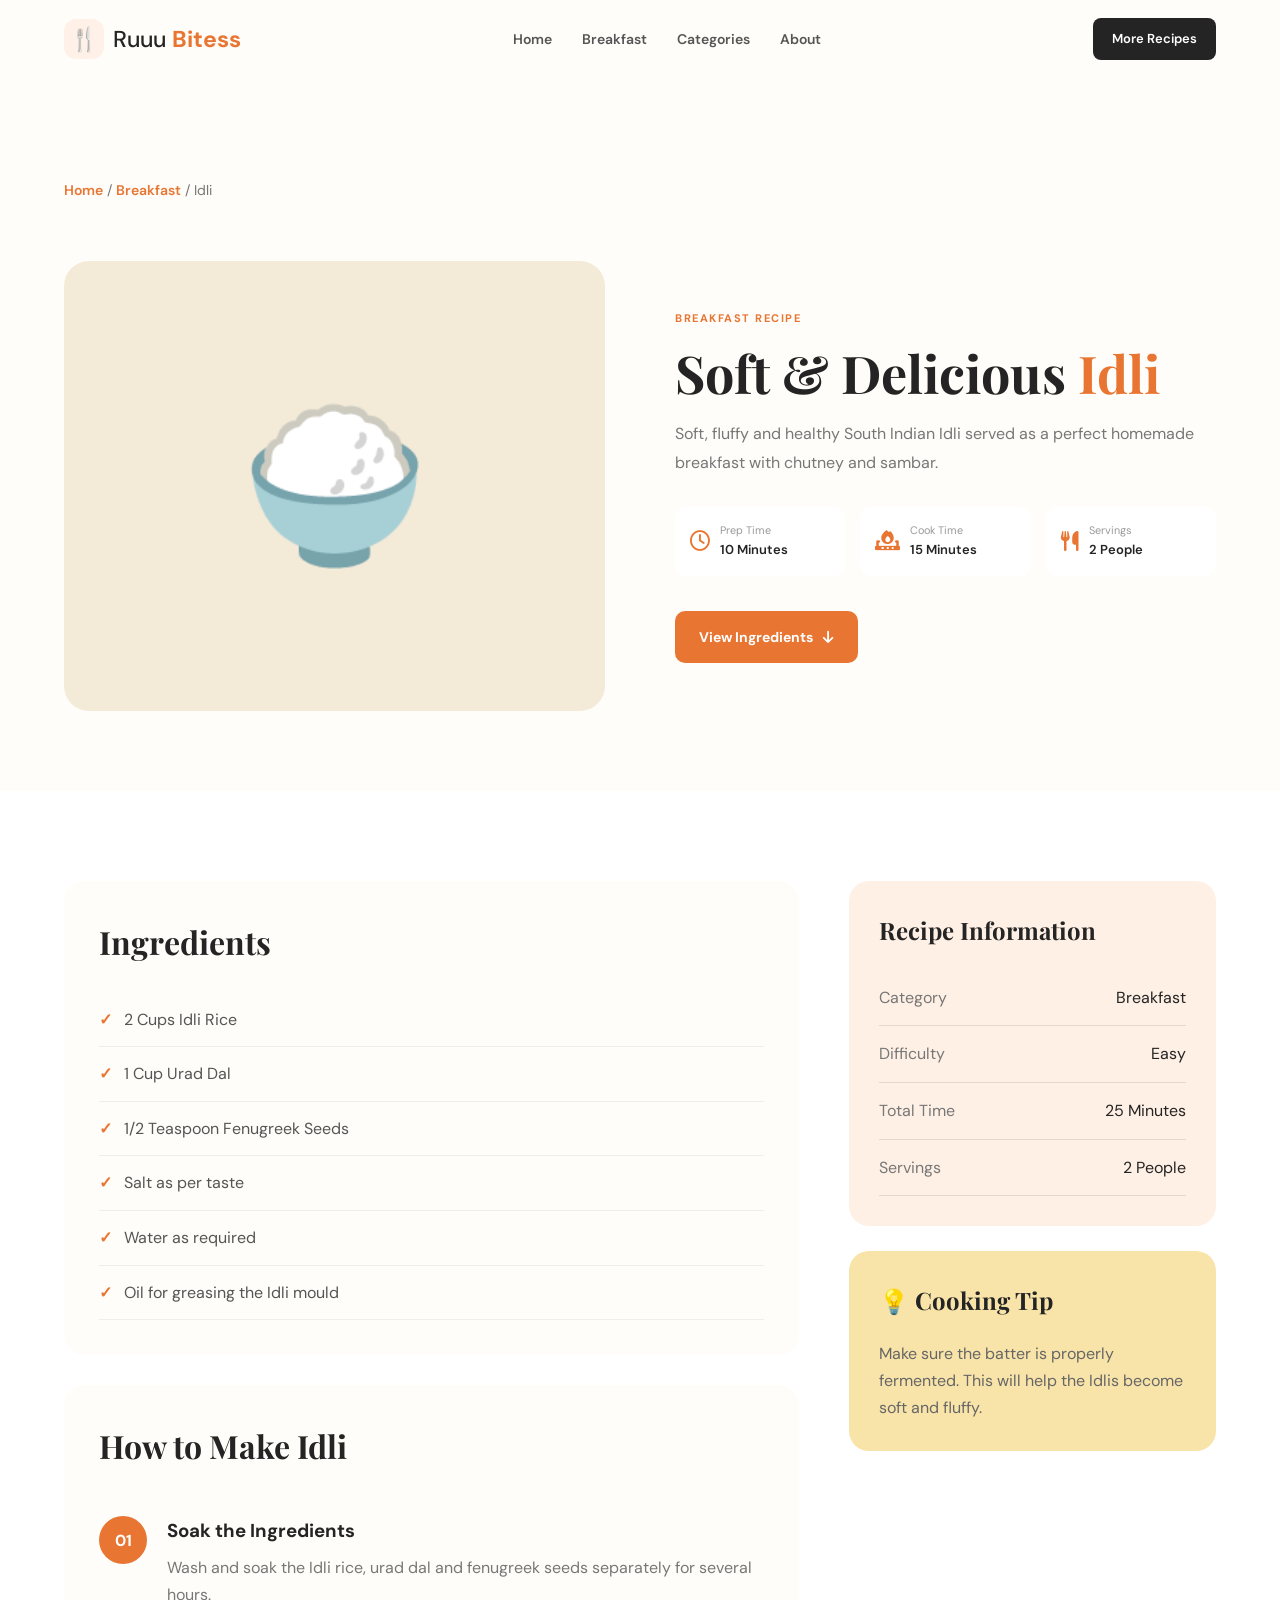
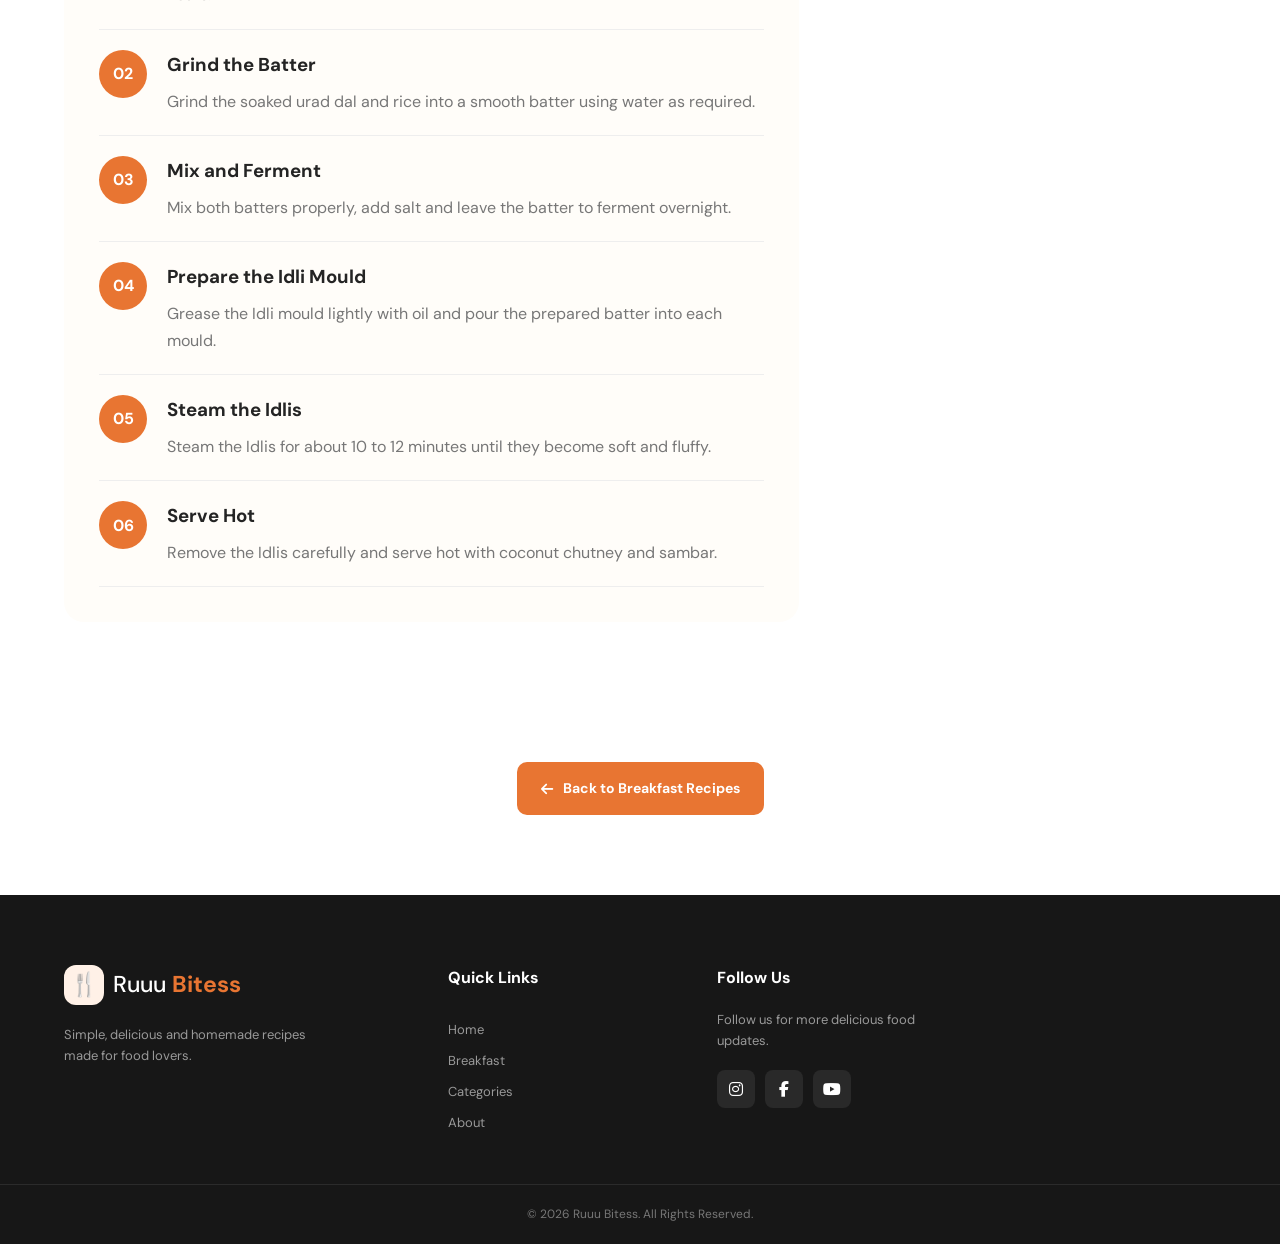
<file: idli.html>
<!DOCTYPE html>
<html lang="en">

<head>

    <meta charset="UTF-8">
    <meta name="viewport" content="width=device-width, initial-scale=1.0">

    <title>Idli Recipe | Ruuu Bitess</title>

    <!-- GOOGLE FONTS -->
    <link rel="preconnect" href="https://fonts.googleapis.com">
    <link rel="preconnect" href="https://fonts.gstatic.com" crossorigin>

    <link href="https://fonts.googleapis.com/css2?family=DM+Sans:wght@400;500;600;700&family=Playfair+Display:wght@600;700;800&display=swap"
        rel="stylesheet">

    <!-- FONT AWESOME -->
    <link rel="stylesheet"
        href="https://cdnjs.cloudflare.com/ajax/libs/font-awesome/6.5.2/css/all.min.css">

    <!-- MAIN CSS -->
    <link rel="stylesheet" href="../style.css">

</head>

<body>


    <!-- HEADER -->

    <header class="header page-header">

        <div class="navbar container">

            <a href="../index.html" class="logo">
                <span class="logo-icon">🍴</span>
                <span>Ruuu <b>Bitess</b></span>
            </a>

            <nav class="nav-links page-nav">
                <a href="../index.html">Home</a>
                <a href="breakfast.html">Breakfast</a>
                <a href="../index.html#categories">Categories</a>
                <a href="../index.html#about">About</a>
            </nav>

            <a href="breakfast.html" class="nav-button">
                More Recipes
            </a>

        </div>

    </header>


    <!-- BREADCRUMB -->

    <section class="recipe-breadcrumb">

        <div class="container">

            <a href="../index.html">Home</a>
            <span> / </span>

            <a href="breakfast.html">Breakfast</a>
            <span> / </span>

            <span>Idli</span>

        </div>

    </section>


    <!-- RECIPE HERO -->

    <section class="recipe-detail-hero">

        <div class="container recipe-detail-grid">


            <!-- IMAGE -->

            <div class="recipe-main-image">

                <div class="idli-image-placeholder">
                    🍚
                </div>

            </div>


            <!-- DETAILS -->

            <div class="recipe-main-content">

                <span class="section-label">
                    BREAKFAST RECIPE
                </span>

                <h1>Soft & Delicious <span>Idli</span></h1>

                <p class="recipe-intro">
                    Soft, fluffy and healthy South Indian Idli served
                    as a perfect homemade breakfast with chutney
                    and sambar.
                </p>


                <!-- RECIPE INFO -->

                <div class="recipe-meta">

                    <div>
                        <i class="fa-regular fa-clock"></i>

                        <span>
                            <small>Prep Time</small>
                            10 Minutes
                        </span>
                    </div>


                    <div>
                        <i class="fa-solid fa-fire-burner"></i>

                        <span>
                            <small>Cook Time</small>
                            15 Minutes
                        </span>
                    </div>


                    <div>
                        <i class="fa-solid fa-utensils"></i>

                        <span>
                            <small>Servings</small>
                            2 People
                        </span>
                    </div>

                </div>


                <a href="#ingredients" class="primary-btn">

                    View Ingredients

                    <i class="fa-solid fa-arrow-down"></i>

                </a>

            </div>

        </div>

    </section>


    <!-- RECIPE CONTENT -->

    <section class="recipe-detail-content">

        <div class="container recipe-content-grid">


            <!-- LEFT SIDE -->

            <main>


                <!-- INGREDIENTS -->

                <div class="recipe-box" id="ingredients">

                    <h2>Ingredients</h2>

                    <ul class="ingredients-list">

                        <li>2 Cups Idli Rice</li>

                        <li>1 Cup Urad Dal</li>

                        <li>1/2 Teaspoon Fenugreek Seeds</li>

                        <li>Salt as per taste</li>

                        <li>Water as required</li>

                        <li>Oil for greasing the Idli mould</li>

                    </ul>

                </div>


                <!-- INSTRUCTIONS -->

                <div class="recipe-box">

                    <h2>How to Make Idli</h2>


                    <div class="recipe-step">

                        <span>01</span>

                        <div>

                            <h3>Soak the Ingredients</h3>

                            <p>
                                Wash and soak the Idli rice, urad dal
                                and fenugreek seeds separately for
                                several hours.
                            </p>

                        </div>

                    </div>


                    <div class="recipe-step">

                        <span>02</span>

                        <div>

                            <h3>Grind the Batter</h3>

                            <p>
                                Grind the soaked urad dal and rice into
                                a smooth batter using water as required.
                            </p>

                        </div>

                    </div>


                    <div class="recipe-step">

                        <span>03</span>

                        <div>

                            <h3>Mix and Ferment</h3>

                            <p>
                                Mix both batters properly, add salt and
                                leave the batter to ferment overnight.
                            </p>

                        </div>

                    </div>


                    <div class="recipe-step">

                        <span>04</span>

                        <div>

                            <h3>Prepare the Idli Mould</h3>

                            <p>
                                Grease the Idli mould lightly with oil
                                and pour the prepared batter into each mould.
                            </p>

                        </div>

                    </div>


                    <div class="recipe-step">

                        <span>05</span>

                        <div>

                            <h3>Steam the Idlis</h3>

                            <p>
                                Steam the Idlis for about 10 to 12 minutes
                                until they become soft and fluffy.
                            </p>

                        </div>

                    </div>


                    <div class="recipe-step">

                        <span>06</span>

                        <div>

                            <h3>Serve Hot</h3>

                            <p>
                                Remove the Idlis carefully and serve hot
                                with coconut chutney and sambar.
                            </p>

                        </div>

                    </div>

                </div>

            </main>


            <!-- RIGHT SIDE -->

            <aside>


                <div class="recipe-sidebar">

                    <h3>Recipe Information</h3>


                    <div class="sidebar-info">

                        <p>
                            <span>Category</span>
                            Breakfast
                        </p>

                        <p>
                            <span>Difficulty</span>
                            Easy
                        </p>

                        <p>
                            <span>Total Time</span>
                            25 Minutes
                        </p>

                        <p>
                            <span>Servings</span>
                            2 People
                        </p>

                    </div>

                </div>


                <div class="recipe-sidebar tip-box">

                    <h3>💡 Cooking Tip</h3>

                    <p>
                        Make sure the batter is properly fermented.
                        This will help the Idlis become soft and fluffy.
                    </p>

                </div>


            </aside>

        </div>

    </section>


    <!-- BACK BUTTON -->

    <section class="recipe-back-section">

        <div class="container">

            <a href="breakfast.html" class="primary-btn">

                <i class="fa-solid fa-arrow-left"></i>

                Back to Breakfast Recipes

            </a>

        </div>

    </section>


    <!-- FOOTER -->

    <footer class="footer">

        <div class="container footer-grid">

            <div class="footer-brand">

                <a href="../index.html" class="logo">

                    <span class="logo-icon">🍴</span>
                    <span>Ruuu <b>Bitess</b></span>

                </a>

                <p>
                    Simple, delicious and homemade recipes
                    made for food lovers.
                </p>

            </div>


            <div class="footer-links">

                <h3>Quick Links</h3>

                <a href="../index.html">Home</a>
                <a href="breakfast.html">Breakfast</a>
                <a href="../index.html#categories">Categories</a>
                <a href="../index.html#about">About</a>

            </div>


            <div class="footer-social">

                <h3>Follow Us</h3>

                <p>
                    Follow us for more delicious food updates.
                </p>

                <div class="social-icons">

                    <a href="#">
                        <i class="fa-brands fa-instagram"></i>
                    </a>

                    <a href="#">
                        <i class="fa-brands fa-facebook-f"></i>
                    </a>

                    <a href="#">
                        <i class="fa-brands fa-youtube"></i>
                    </a>

                </div>

            </div>

        </div>


        <div class="footer-bottom">

            <div class="container">

                <p>
                    © 2026 Ruuu Bitess. All Rights Reserved.
                </p>

            </div>

        </div>

    </footer>

</body>
</html>
</file>
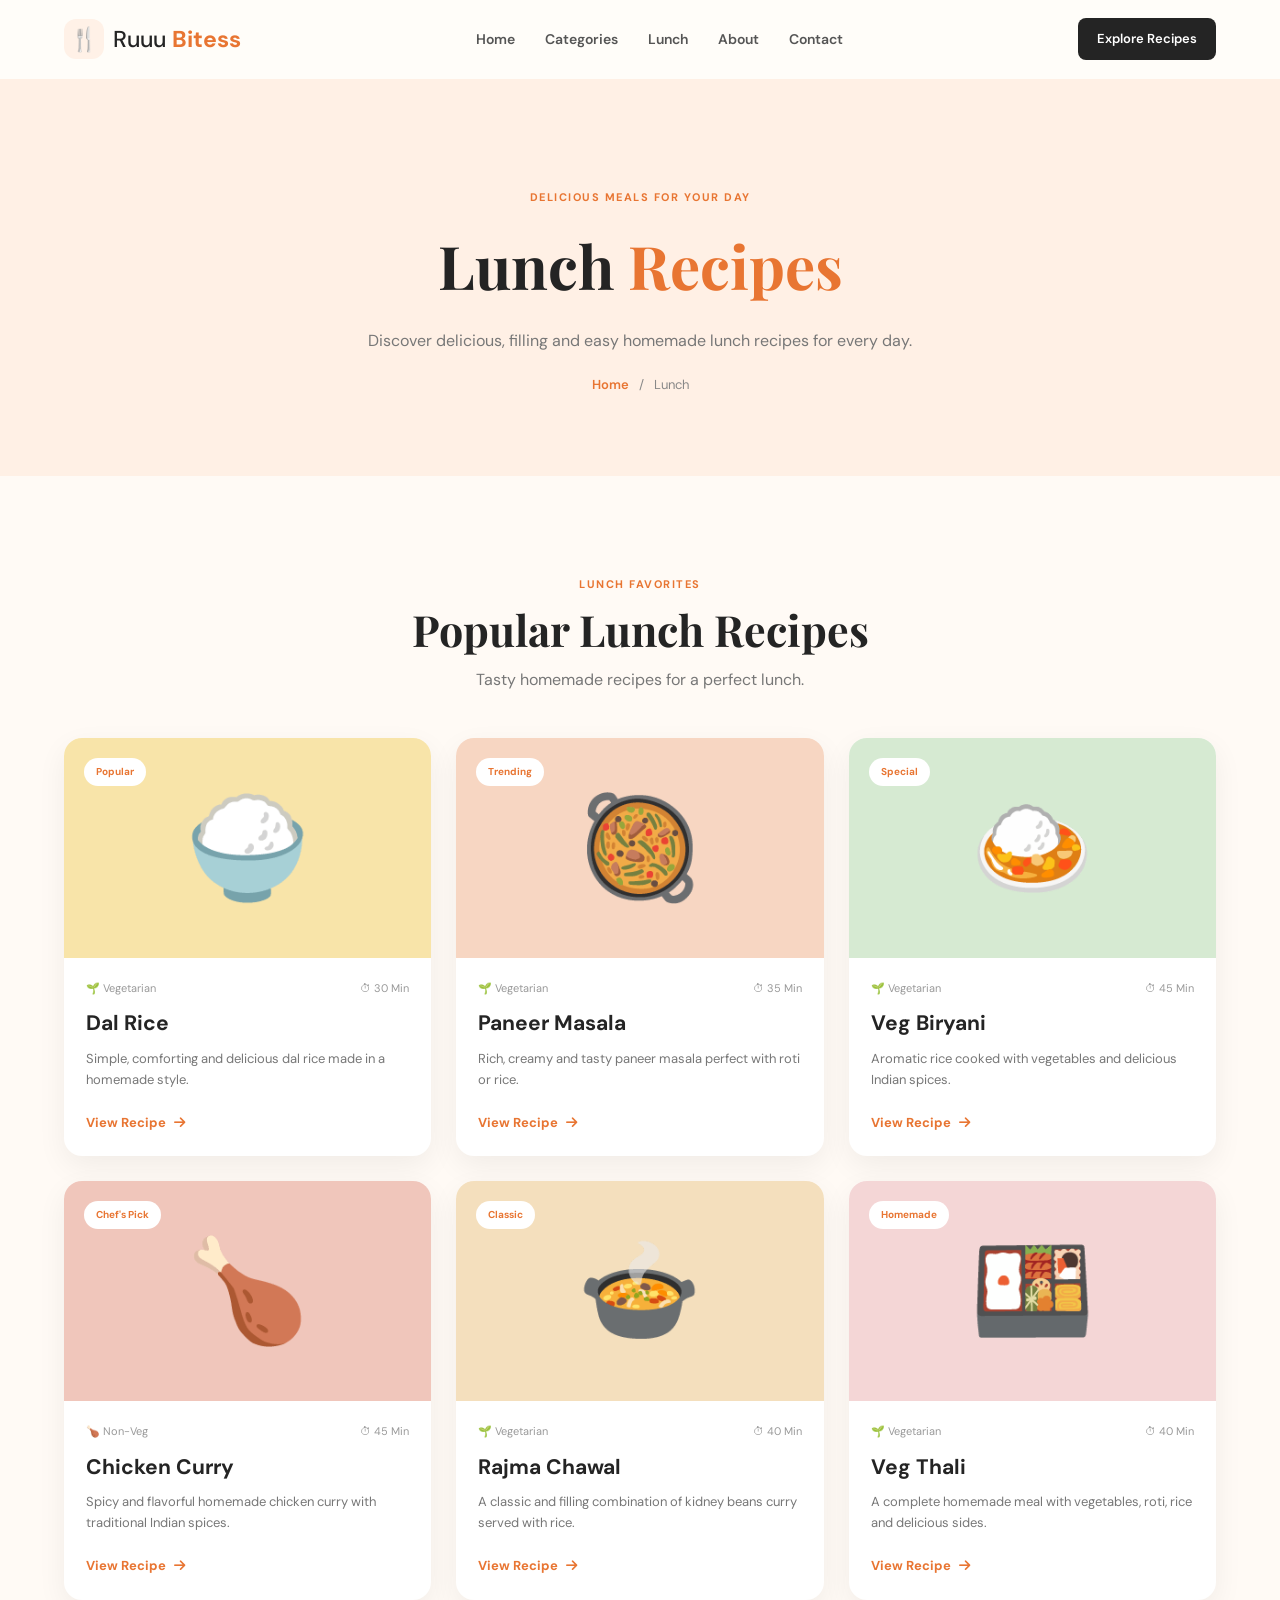
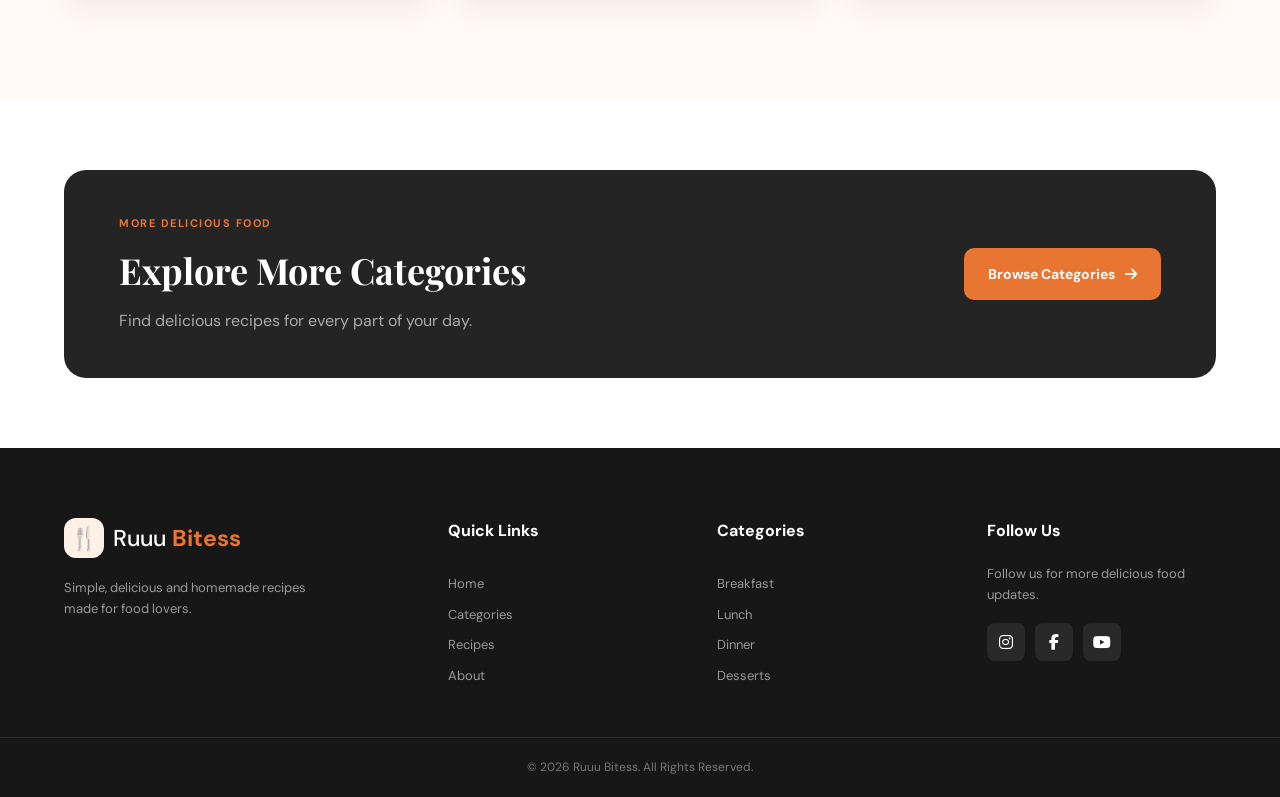
<file: lunch.html>
<!DOCTYPE html>
<html lang="en">

<head>
    <meta charset="UTF-8">
    <meta name="viewport" content="width=device-width, initial-scale=1.0">

    <title>Lunch Recipes | Ruuu Bitess</title>

    <link rel="preconnect" href="https://fonts.googleapis.com">
    <link rel="preconnect" href="https://fonts.gstatic.com" crossorigin>

    <link href="https://fonts.googleapis.com/css2?family=DM+Sans:wght@400;500;600;700&family=Playfair+Display:wght@600;700;800&display=swap"
        rel="stylesheet">

    <link rel="stylesheet"
        href="https://cdnjs.cloudflare.com/ajax/libs/font-awesome/6.5.2/css/all.min.css">

    <link rel="stylesheet" href="../style.css">
</head>

<body>


    <!-- HEADER -->

    <header class="header page-header">

        <div class="navbar container">

            <a href="../index.html" class="logo">
                <span class="logo-icon">🍴</span>
                <span>Ruuu <b>Bitess</b></span>
            </a>

            <nav class="nav-links page-nav">

                <a href="../index.html">Home</a>

                <a href="../index.html#categories">Categories</a>

                <a href="#lunch-recipes">Lunch</a>

                <a href="../index.html#about">About</a>

                <a href="../index.html#contact">Contact</a>

            </nav>

            <a href="../index.html#recipes" class="nav-button">
                Explore Recipes
            </a>

        </div>

    </header>


    <!-- LUNCH HERO -->

    <section class="page-hero">

        <div class="container">

            <span class="section-label">
                DELICIOUS MEALS FOR YOUR DAY
            </span>

            <h1>Lunch <span>Recipes</span></h1>

            <p>
                Discover delicious, filling and easy homemade lunch
                recipes for every day.
            </p>

            <div class="breadcrumb">

                <a href="../index.html">Home</a>

                <span>/</span>

                <span>Lunch</span>

            </div>

        </div>

    </section>


    <!-- LUNCH RECIPES -->

    <section class="featured section-padding" id="lunch-recipes">

        <div class="container">

            <div class="center-heading">

                <span class="section-label">
                    LUNCH FAVORITES
                </span>

                <h2>Popular Lunch Recipes</h2>

                <p>
                    Tasty homemade recipes for a perfect lunch.
                </p>

            </div>


            <div class="recipe-grid">


                <!-- DAL RICE -->

                <article class="recipe-card">

                    <div class="recipe-image lunch-yellow">
                        🍚
                        <span class="recipe-tag">Popular</span>
                    </div>

                    <div class="recipe-content">

                        <div class="recipe-info">
                            <span>🌱 Vegetarian</span>
                            <span>⏱ 30 Min</span>
                        </div>

                        <h3>Dal Rice</h3>

                        <p>
                            Simple, comforting and delicious dal rice
                            made in a homemade style.
                        </p>

                        <a href="#">
                            View Recipe
                            <i class="fa-solid fa-arrow-right"></i>
                        </a>

                    </div>

                </article>


                <!-- PANEER MASALA -->

                <article class="recipe-card">

                    <div class="recipe-image lunch-orange">
                        🥘
                        <span class="recipe-tag">Trending</span>
                    </div>

                    <div class="recipe-content">

                        <div class="recipe-info">
                            <span>🌱 Vegetarian</span>
                            <span>⏱ 35 Min</span>
                        </div>

                        <h3>Paneer Masala</h3>

                        <p>
                            Rich, creamy and tasty paneer masala
                            perfect with roti or rice.
                        </p>

                        <a href="#">
                            View Recipe
                            <i class="fa-solid fa-arrow-right"></i>
                        </a>

                    </div>

                </article>


                <!-- VEG BIRYANI -->

                <article class="recipe-card">

                    <div class="recipe-image lunch-green">
                        🍛
                        <span class="recipe-tag">Special</span>
                    </div>

                    <div class="recipe-content">

                        <div class="recipe-info">
                            <span>🌱 Vegetarian</span>
                            <span>⏱ 45 Min</span>
                        </div>

                        <h3>Veg Biryani</h3>

                        <p>
                            Aromatic rice cooked with vegetables
                            and delicious Indian spices.
                        </p>

                        <a href="#">
                            View Recipe
                            <i class="fa-solid fa-arrow-right"></i>
                        </a>

                    </div>

                </article>


                <!-- CHICKEN CURRY -->

                <article class="recipe-card">

                    <div class="recipe-image lunch-red">
                        🍗
                        <span class="recipe-tag">Chef's Pick</span>
                    </div>

                    <div class="recipe-content">

                        <div class="recipe-info">
                            <span>🍗 Non-Veg</span>
                            <span>⏱ 45 Min</span>
                        </div>

                        <h3>Chicken Curry</h3>

                        <p>
                            Spicy and flavorful homemade chicken
                            curry with traditional Indian spices.
                        </p>

                        <a href="#">
                            View Recipe
                            <i class="fa-solid fa-arrow-right"></i>
                        </a>

                    </div>

                </article>


                <!-- RAJMA CHAWAL -->

                <article class="recipe-card">

                    <div class="recipe-image lunch-cream">
                        🍲
                        <span class="recipe-tag">Classic</span>
                    </div>

                    <div class="recipe-content">

                        <div class="recipe-info">
                            <span>🌱 Vegetarian</span>
                            <span>⏱ 40 Min</span>
                        </div>

                        <h3>Rajma Chawal</h3>

                        <p>
                            A classic and filling combination of
                            kidney beans curry served with rice.
                        </p>

                        <a href="#">
                            View Recipe
                            <i class="fa-solid fa-arrow-right"></i>
                        </a>

                    </div>

                </article>


                <!-- VEG THALI -->

                <article class="recipe-card">

                    <div class="recipe-image lunch-pink">
                        🍱
                        <span class="recipe-tag">Homemade</span>
                    </div>

                    <div class="recipe-content">

                        <div class="recipe-info">
                            <span>🌱 Vegetarian</span>
                            <span>⏱ 40 Min</span>
                        </div>

                        <h3>Veg Thali</h3>

                        <p>
                            A complete homemade meal with vegetables,
                            roti, rice and delicious sides.
                        </p>

                        <a href="#">
                            View Recipe
                            <i class="fa-solid fa-arrow-right"></i>
                        </a>

                    </div>

                </article>


            </div>

        </div>

    </section>


    <!-- CTA -->

    <section class="breakfast-cta">

        <div class="container">

            <div>

                <span class="section-label">
                    MORE DELICIOUS FOOD
                </span>

                <h2>Explore More Categories</h2>

                <p>
                    Find delicious recipes for every part of your day.
                </p>

            </div>

            <a href="../index.html#categories" class="primary-btn">
                Browse Categories
                <i class="fa-solid fa-arrow-right"></i>
            </a>

        </div>

    </section>


    <!-- FOOTER -->

    <footer class="footer">

        <div class="container footer-grid">

            <div class="footer-brand">

                <a href="../index.html" class="logo">
                    <span class="logo-icon">🍴</span>
                    <span>Ruuu <b>Bitess</b></span>
                </a>

                <p>
                    Simple, delicious and homemade recipes
                    made for food lovers.
                </p>

            </div>


            <div class="footer-links">

                <h3>Quick Links</h3>

                <a href="../index.html">Home</a>
                <a href="../index.html#categories">Categories</a>
                <a href="#lunch-recipes">Recipes</a>
                <a href="../index.html#about">About</a>

            </div>


            <div class="footer-links">

                <h3>Categories</h3>

                <a href="breakfast.html">Breakfast</a>
                <a href="lunch.html">Lunch</a>
                <a href="../index.html#categories">Dinner</a>
                <a href="../index.html#categories">Desserts</a>

            </div>


            <div class="footer-social">

                <h3>Follow Us</h3>

                <p>Follow us for more delicious food updates.</p>

                <div class="social-icons">

                    <a href="#">
                        <i class="fa-brands fa-instagram"></i>
                    </a>

                    <a href="#">
                        <i class="fa-brands fa-facebook-f"></i>
                    </a>

                    <a href="#">
                        <i class="fa-brands fa-youtube"></i>
                    </a>

                </div>

            </div>

        </div>


        <div class="footer-bottom">

            <div class="container">
                <p>© 2026 Ruuu Bitess. All Rights Reserved.</p>
            </div>

        </div>

    </footer>


</body>

</html>
</file>
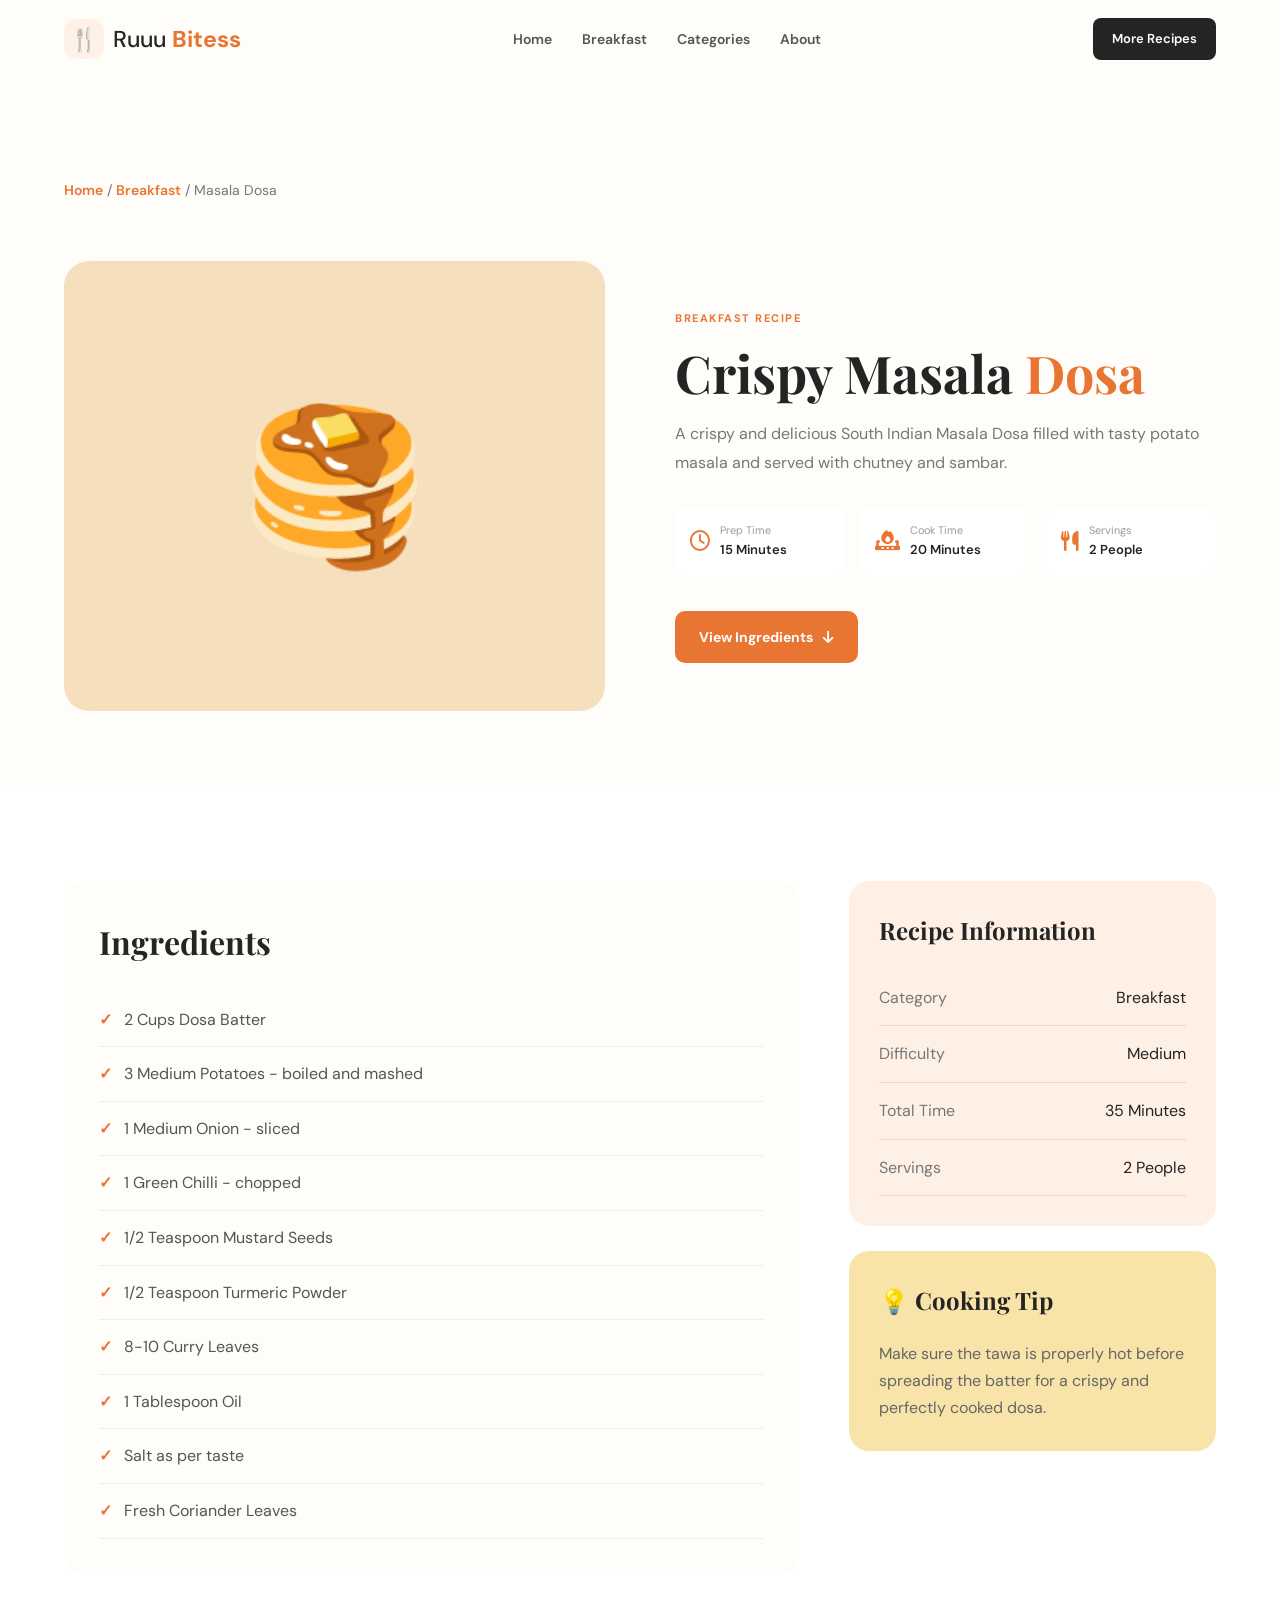
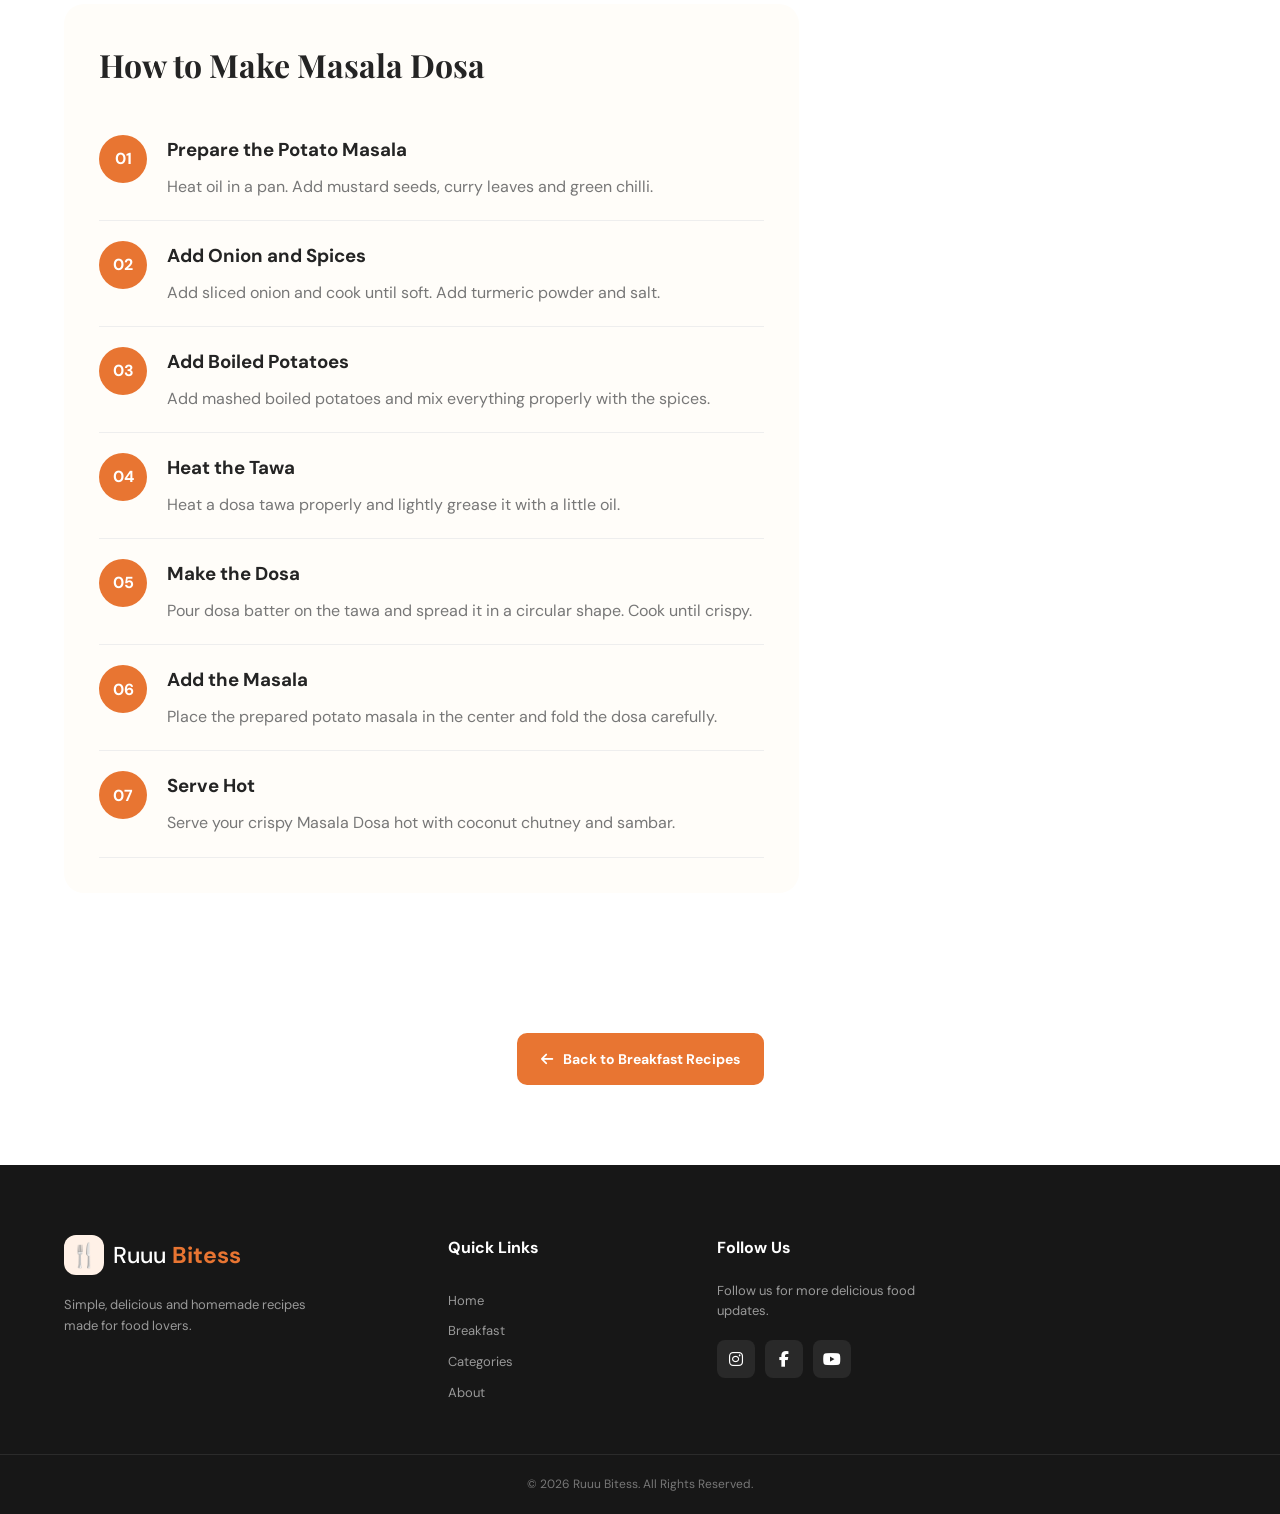
<file: masala-dosa.html>
<!DOCTYPE html>
<html lang="en">

<head>

    <meta charset="UTF-8">
    <meta name="viewport" content="width=device-width, initial-scale=1.0">

    <title>Masala Dosa Recipe | Ruuu Bitess</title>

    <!-- GOOGLE FONTS -->
    <link rel="preconnect" href="https://fonts.googleapis.com">
    <link rel="preconnect" href="https://fonts.gstatic.com" crossorigin>

    <link href="https://fonts.googleapis.com/css2?family=DM+Sans:wght@400;500;600;700&family=Playfair+Display:wght@600;700;800&display=swap"
        rel="stylesheet">

    <!-- FONT AWESOME -->
    <link rel="stylesheet"
        href="https://cdnjs.cloudflare.com/ajax/libs/font-awesome/6.5.2/css/all.min.css">

    <!-- MAIN CSS -->
    <link rel="stylesheet" href="../style.css">

</head>

<body>


    <!-- HEADER -->

    <header class="header page-header">

        <div class="navbar container">

            <a href="../index.html" class="logo">
                <span class="logo-icon">🍴</span>
                <span>Ruuu <b>Bitess</b></span>
            </a>

            <nav class="nav-links page-nav">

                <a href="../index.html">Home</a>
                <a href="breakfast.html">Breakfast</a>
                <a href="../index.html#categories">Categories</a>
                <a href="../index.html#about">About</a>

            </nav>

            <a href="breakfast.html" class="nav-button">
                More Recipes
            </a>

        </div>

    </header>


    <!-- BREADCRUMB -->

    <section class="recipe-breadcrumb">

        <div class="container">

            <a href="../index.html">Home</a>
            <span> / </span>

            <a href="breakfast.html">Breakfast</a>
            <span> / </span>

            <span>Masala Dosa</span>

        </div>

    </section>


    <!-- RECIPE HERO -->

    <section class="recipe-detail-hero">

        <div class="container recipe-detail-grid">


            <!-- IMAGE -->

            <div class="recipe-main-image">

                <div class="dosa-image-placeholder">
                    🥞
                </div>

            </div>


            <!-- DETAILS -->

            <div class="recipe-main-content">

                <span class="section-label">
                    BREAKFAST RECIPE
                </span>

                <h1>Crispy Masala <span>Dosa</span></h1>

                <p class="recipe-intro">

                    A crispy and delicious South Indian Masala Dosa
                    filled with tasty potato masala and served with
                    chutney and sambar.
                </p>


                <!-- RECIPE INFO -->

                <div class="recipe-meta">

                    <div>

                        <i class="fa-regular fa-clock"></i>

                        <span>
                            <small>Prep Time</small>
                            15 Minutes
                        </span>

                    </div>


                    <div>

                        <i class="fa-solid fa-fire-burner"></i>

                        <span>
                            <small>Cook Time</small>
                            20 Minutes
                        </span>

                    </div>


                    <div>

                        <i class="fa-solid fa-utensils"></i>

                        <span>
                            <small>Servings</small>
                            2 People
                        </span>

                    </div>

                </div>


                <a href="#ingredients" class="primary-btn">

                    View Ingredients

                    <i class="fa-solid fa-arrow-down"></i>

                </a>

            </div>

        </div>

    </section>


    <!-- RECIPE CONTENT -->

    <section class="recipe-detail-content">

        <div class="container recipe-content-grid">

            <!-- LEFT SIDE -->

            <main>


                <!-- INGREDIENTS -->

                <div class="recipe-box" id="ingredients">

                    <h2>Ingredients</h2>

                    <ul class="ingredients-list">

                        <li>2 Cups Dosa Batter</li>

                        <li>3 Medium Potatoes - boiled and mashed</li>

                        <li>1 Medium Onion - sliced</li>

                        <li>1 Green Chilli - chopped</li>

                        <li>1/2 Teaspoon Mustard Seeds</li>

                        <li>1/2 Teaspoon Turmeric Powder</li>

                        <li>8-10 Curry Leaves</li>

                        <li>1 Tablespoon Oil</li>

                        <li>Salt as per taste</li>

                        <li>Fresh Coriander Leaves</li>

                    </ul>

                </div>


                <!-- INSTRUCTIONS -->

                <div class="recipe-box">

                    <h2>How to Make Masala Dosa</h2>


                    <div class="recipe-step">

                        <span>01</span>

                        <div>

                            <h3>Prepare the Potato Masala</h3>

                            <p>
                                Heat oil in a pan. Add mustard seeds,
                                curry leaves and green chilli.
                            </p>

                        </div>

                    </div>


                    <div class="recipe-step">

                        <span>02</span>

                        <div>

                            <h3>Add Onion and Spices</h3>

                            <p>
                                Add sliced onion and cook until soft.
                                Add turmeric powder and salt.
                            </p>

                        </div>

                    </div>


                    <div class="recipe-step">

                        <span>03</span>

                        <div>

                            <h3>Add Boiled Potatoes</h3>

                            <p>
                                Add mashed boiled potatoes and mix
                                everything properly with the spices.
                            </p>

                        </div>

                    </div>


                    <div class="recipe-step">

                        <span>04</span>

                        <div>

                            <h3>Heat the Tawa</h3>

                            <p>
                                Heat a dosa tawa properly and lightly
                                grease it with a little oil.
                            </p>

                        </div>

                    </div>


                    <div class="recipe-step">

                        <span>05</span>

                        <div>

                            <h3>Make the Dosa</h3>

                            <p>
                                Pour dosa batter on the tawa and spread
                                it in a circular shape. Cook until crispy.
                            </p>

                        </div>

                    </div>


                    <div class="recipe-step">

                        <span>06</span>

                        <div>

                            <h3>Add the Masala</h3>

                            <p>
                                Place the prepared potato masala in the
                                center and fold the dosa carefully.
                            </p>

                        </div>

                    </div>


                    <div class="recipe-step">

                        <span>07</span>

                        <div>

                            <h3>Serve Hot</h3>

                            <p>
                                Serve your crispy Masala Dosa hot with
                                coconut chutney and sambar.
                            </p>

                        </div>

                    </div>

                </div>

            </main>


            <!-- RIGHT SIDE -->

            <aside>


                <div class="recipe-sidebar">

                    <h3>Recipe Information</h3>

                    <div class="sidebar-info">

                        <p>
                            <span>Category</span>
                            Breakfast
                        </p>

                        <p>
                            <span>Difficulty</span>
                            Medium
                        </p>

                        <p>
                            <span>Total Time</span>
                            35 Minutes
                        </p>

                        <p>
                            <span>Servings</span>
                            2 People
                        </p>

                    </div>

                </div>


                <div class="recipe-sidebar tip-box">

                    <h3>💡 Cooking Tip</h3>

                    <p>
                        Make sure the tawa is properly hot before
                        spreading the batter for a crispy and
                        perfectly cooked dosa.
                    </p>

                </div>


            </aside>

        </div>

    </section>


    <!-- BACK BUTTON -->

    <section class="recipe-back-section">

        <div class="container">

            <a href="breakfast.html" class="primary-btn">

                <i class="fa-solid fa-arrow-left"></i>

                Back to Breakfast Recipes

            </a>

        </div>

    </section>


    <!-- FOOTER -->

    <footer class="footer">

        <div class="container footer-grid">

            <div class="footer-brand">

                <a href="../index.html" class="logo">

                    <span class="logo-icon">🍴</span>
                    <span>Ruuu <b>Bitess</b></span>

                </a>

                <p>
                    Simple, delicious and homemade recipes
                    made for food lovers.
                </p>

            </div>


            <div class="footer-links">

                <h3>Quick Links</h3>

                <a href="../index.html">Home</a>
                <a href="breakfast.html">Breakfast</a>
                <a href="../index.html#categories">Categories</a>
                <a href="../index.html#about">About</a>

            </div>


            <div class="footer-social">

                <h3>Follow Us</h3>

                <p>
                    Follow us for more delicious food updates.
                </p>

                <div class="social-icons">

                    <a href="#">
                        <i class="fa-brands fa-instagram"></i>
                    </a>

                    <a href="#">
                        <i class="fa-brands fa-facebook-f"></i>
                    </a>

                    <a href="#">
                        <i class="fa-brands fa-youtube"></i>
                    </a>

                </div>

            </div>

        </div>


        <div class="footer-bottom">

            <div class="container">

                <p>
                    © 2026 Ruuu Bitess. All Rights Reserved.
                </p>

            </div>

        </div>

    </footer>

</body>

</html>
</file>
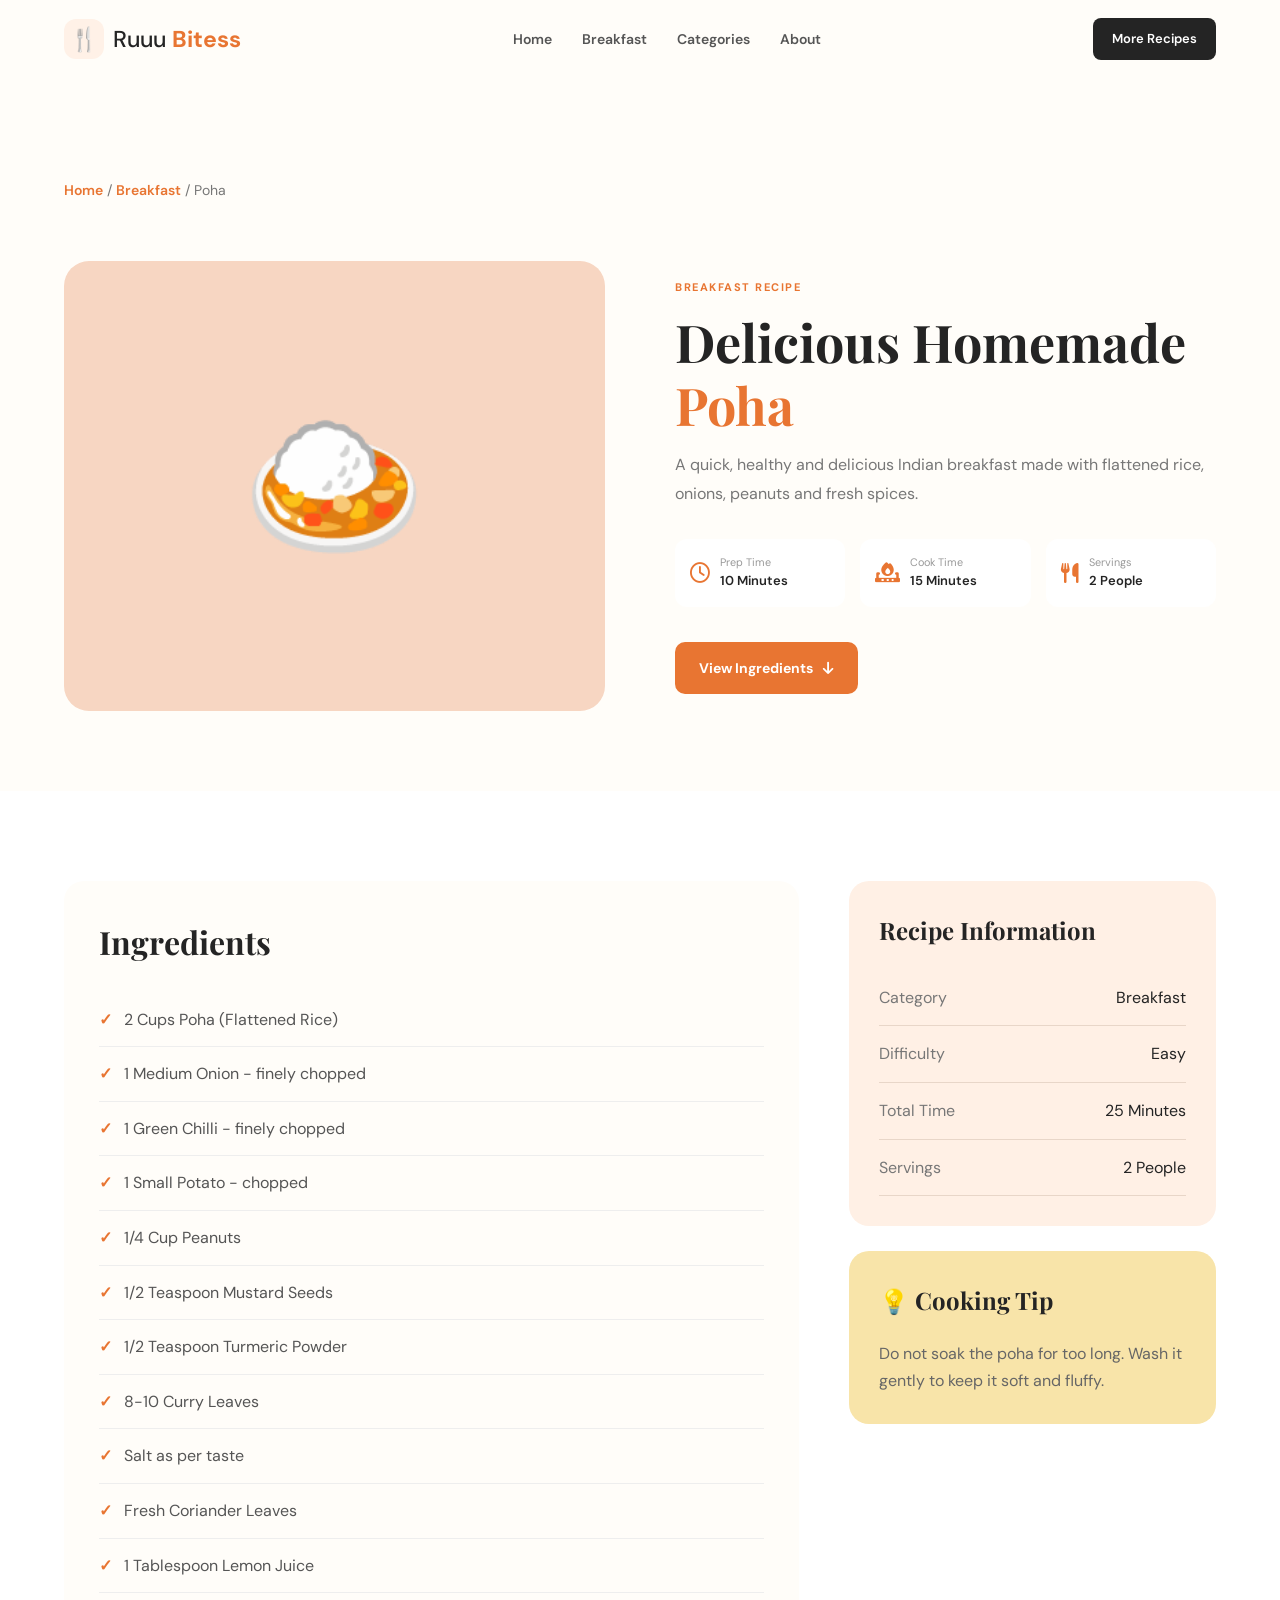
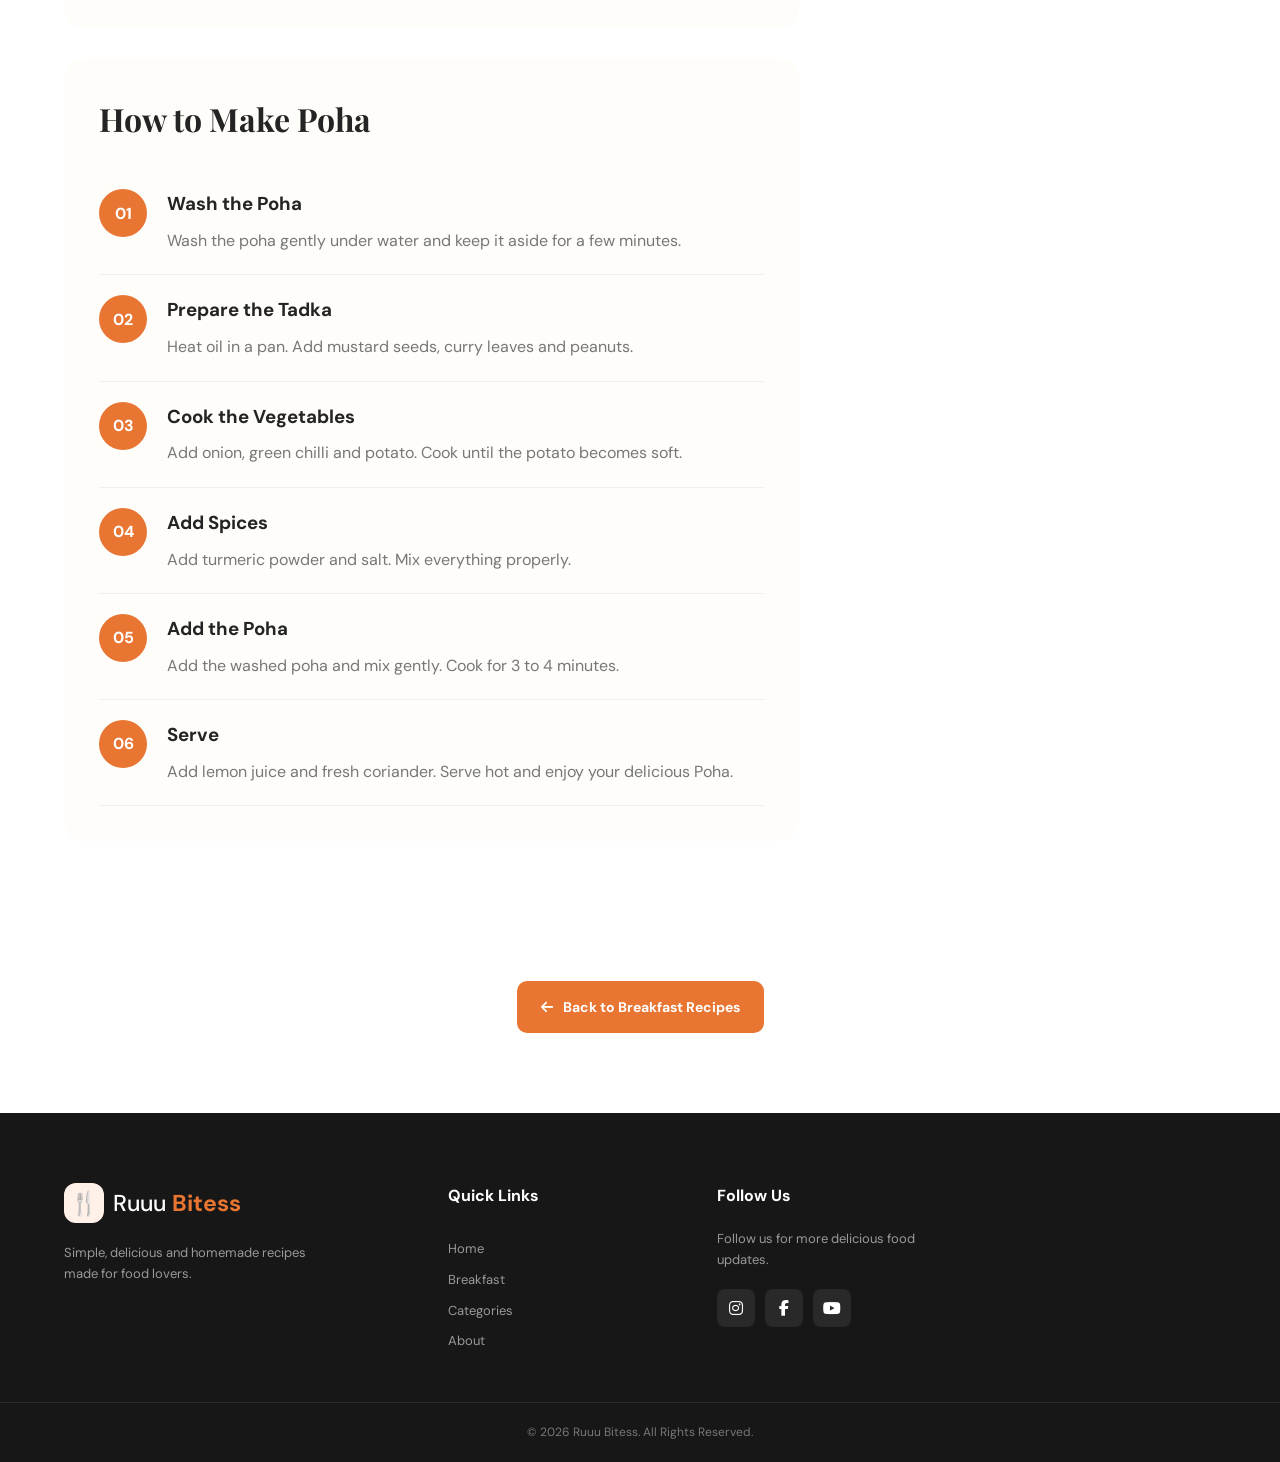
<file: poha.html>
<!DOCTYPE html>
<html lang="en">

<head>

    <meta charset="UTF-8">
    <meta name="viewport" content="width=device-width, initial-scale=1.0">

    <title>Poha Recipe | Ruuu Bitess</title>

    <!-- GOOGLE FONTS -->
    <link rel="preconnect" href="https://fonts.googleapis.com">
    <link rel="preconnect" href="https://fonts.gstatic.com" crossorigin>

    <link href="https://fonts.googleapis.com/css2?family=DM+Sans:wght@400;500;600;700&family=Playfair+Display:wght@600;700;800&display=swap"
        rel="stylesheet">

    <!-- FONT AWESOME -->
    <link rel="stylesheet"
        href="https://cdnjs.cloudflare.com/ajax/libs/font-awesome/6.5.2/css/all.min.css">

    <!-- MAIN CSS -->
    <link rel="stylesheet" href="../style.css">

</head>

<body>


    <!-- HEADER -->

    <header class="header page-header">

        <div class="navbar container">

            <a href="../index.html" class="logo">
                <span class="logo-icon">🍴</span>
                <span>Ruuu <b>Bitess</b></span>
            </a>

            <nav class="nav-links page-nav">

                <a href="../index.html">Home</a>
                <a href="breakfast.html">Breakfast</a>
                <a href="../index.html#categories">Categories</a>
                <a href="../index.html#about">About</a>

            </nav>

            <a href="breakfast.html" class="nav-button">
                More Recipes
            </a>

        </div>

    </header>


    <!-- BREADCRUMB -->

    <section class="recipe-breadcrumb">

        <div class="container">

            <a href="../index.html">Home</a>

            <span> / </span>

            <a href="breakfast.html">Breakfast</a>

            <span> / </span>

            <span>Poha</span>

        </div>

    </section>


    <!-- RECIPE HERO -->

    <section class="recipe-detail-hero">

        <div class="container recipe-detail-grid">


            <!-- IMAGE -->

            <div class="recipe-main-image">

                <div class="poha-image-placeholder">
                    🍛
                </div>

            </div>


            <!-- DETAILS -->

            <div class="recipe-main-content">

                <span class="section-label">
                    BREAKFAST RECIPE
                </span>

                <h1>Delicious Homemade <span>Poha</span></h1>

                <p class="recipe-intro">

                    A quick, healthy and delicious Indian breakfast
                    made with flattened rice, onions, peanuts and
                    fresh spices.
                </p>


                <!-- RECIPE INFO -->

                <div class="recipe-meta">

                    <div>
                        <i class="fa-regular fa-clock"></i>

                        <span>
                            <small>Prep Time</small>
                            10 Minutes
                        </span>
                    </div>


                    <div>
                        <i class="fa-solid fa-fire-burner"></i>

                        <span>
                            <small>Cook Time</small>
                            15 Minutes
                        </span>
                    </div>


                    <div>
                        <i class="fa-solid fa-utensils"></i>

                        <span>
                            <small>Servings</small>
                            2 People
                        </span>
                    </div>

                </div>


                <a href="#ingredients" class="primary-btn">

                    View Ingredients

                    <i class="fa-solid fa-arrow-down"></i>

                </a>

            </div>

        </div>

    </section>


    <!-- RECIPE CONTENT -->

    <section class="recipe-detail-content">

        <div class="container recipe-content-grid">


            <!-- LEFT SIDE -->

            <main>


                <!-- INGREDIENTS -->

                <div class="recipe-box" id="ingredients">

                    <h2>Ingredients</h2>

                    <ul class="ingredients-list">

                        <li>2 Cups Poha (Flattened Rice)</li>

                        <li>1 Medium Onion - finely chopped</li>

                        <li>1 Green Chilli - finely chopped</li>

                        <li>1 Small Potato - chopped</li>

                        <li>1/4 Cup Peanuts</li>

                        <li>1/2 Teaspoon Mustard Seeds</li>

                        <li>1/2 Teaspoon Turmeric Powder</li>

                        <li>8-10 Curry Leaves</li>

                        <li>Salt as per taste</li>

                        <li>Fresh Coriander Leaves</li>

                        <li>1 Tablespoon Lemon Juice</li>

                    </ul>

                </div>


                <!-- INSTRUCTIONS -->

                <div class="recipe-box">

                    <h2>How to Make Poha</h2>


                    <div class="recipe-step">

                        <span>01</span>

                        <div>

                            <h3>Wash the Poha</h3>

                            <p>
                                Wash the poha gently under water and
                                keep it aside for a few minutes.
                            </p>

                        </div>

                    </div>


                    <div class="recipe-step">

                        <span>02</span>

                        <div>

                            <h3>Prepare the Tadka</h3>

                            <p>
                                Heat oil in a pan. Add mustard seeds,
                                curry leaves and peanuts.
                            </p>

                        </div>

                    </div>


                    <div class="recipe-step">

                        <span>03</span>

                        <div>

                            <h3>Cook the Vegetables</h3>

                            <p>
                                Add onion, green chilli and potato.
                                Cook until the potato becomes soft.
                            </p>

                        </div>

                    </div>


                    <div class="recipe-step">

                        <span>04</span>

                        <div>

                            <h3>Add Spices</h3>

                            <p>
                                Add turmeric powder and salt.
                                Mix everything properly.
                            </p>

                        </div>

                    </div>


                    <div class="recipe-step">

                        <span>05</span>

                        <div>

                            <h3>Add the Poha</h3>

                            <p>
                                Add the washed poha and mix gently.
                                Cook for 3 to 4 minutes.
                            </p>

                        </div>

                    </div>


                    <div class="recipe-step">

                        <span>06</span>

                        <div>

                            <h3>Serve</h3>

                            <p>
                                Add lemon juice and fresh coriander.
                                Serve hot and enjoy your delicious Poha.
                            </p>

                        </div>

                    </div>

                </div>


            </main>


            <!-- RIGHT SIDE -->

            <aside>


                <div class="recipe-sidebar">

                    <h3>Recipe Information</h3>


                    <div class="sidebar-info">

                        <p>
                            <span>Category</span>
                            Breakfast
                        </p>

                        <p>
                            <span>Difficulty</span>
                            Easy
                        </p>

                        <p>
                            <span>Total Time</span>
                            25 Minutes
                        </p>

                        <p>
                            <span>Servings</span>
                            2 People
                        </p>

                    </div>

                </div>


                <div class="recipe-sidebar tip-box">

                    <h3>💡 Cooking Tip</h3>

                    <p>
                        Do not soak the poha for too long.
                        Wash it gently to keep it soft and fluffy.
                    </p>

                </div>


            </aside>

        </div>

    </section>


    <!-- BACK BUTTON -->

    <section class="recipe-back-section">

        <div class="container">

            <a href="breakfast.html" class="primary-btn">

                <i class="fa-solid fa-arrow-left"></i>

                Back to Breakfast Recipes

            </a>

        </div>

    </section>


    <!-- FOOTER -->

    <footer class="footer">

        <div class="container footer-grid">

            <div class="footer-brand">

                <a href="../index.html" class="logo">

                    <span class="logo-icon">🍴</span>

                    <span>Ruuu <b>Bitess</b></span>

                </a>

                <p>
                    Simple, delicious and homemade recipes
                    made for food lovers.
                </p>

            </div>


            <div class="footer-links">

                <h3>Quick Links</h3>

                <a href="../index.html">Home</a>
                <a href="breakfast.html">Breakfast</a>
                <a href="../index.html#categories">Categories</a>
                <a href="../index.html#about">About</a>

            </div>


            <div class="footer-social">

                <h3>Follow Us</h3>

                <p>
                    Follow us for more delicious food updates.
                </p>

                <div class="social-icons">

                    <a href="#">
                        <i class="fa-brands fa-instagram"></i>
                    </a>

                    <a href="#">
                        <i class="fa-brands fa-facebook-f"></i>
                    </a>

                    <a href="#">
                        <i class="fa-brands fa-youtube"></i>
                    </a>

                </div>

            </div>

        </div>


        <div class="footer-bottom">

            <div class="container">

                <p>
                    © 2026 Ruuu Bitess. All Rights Reserved.
                </p>

            </div>

        </div>

    </footer>


</body>

</html>
</file>
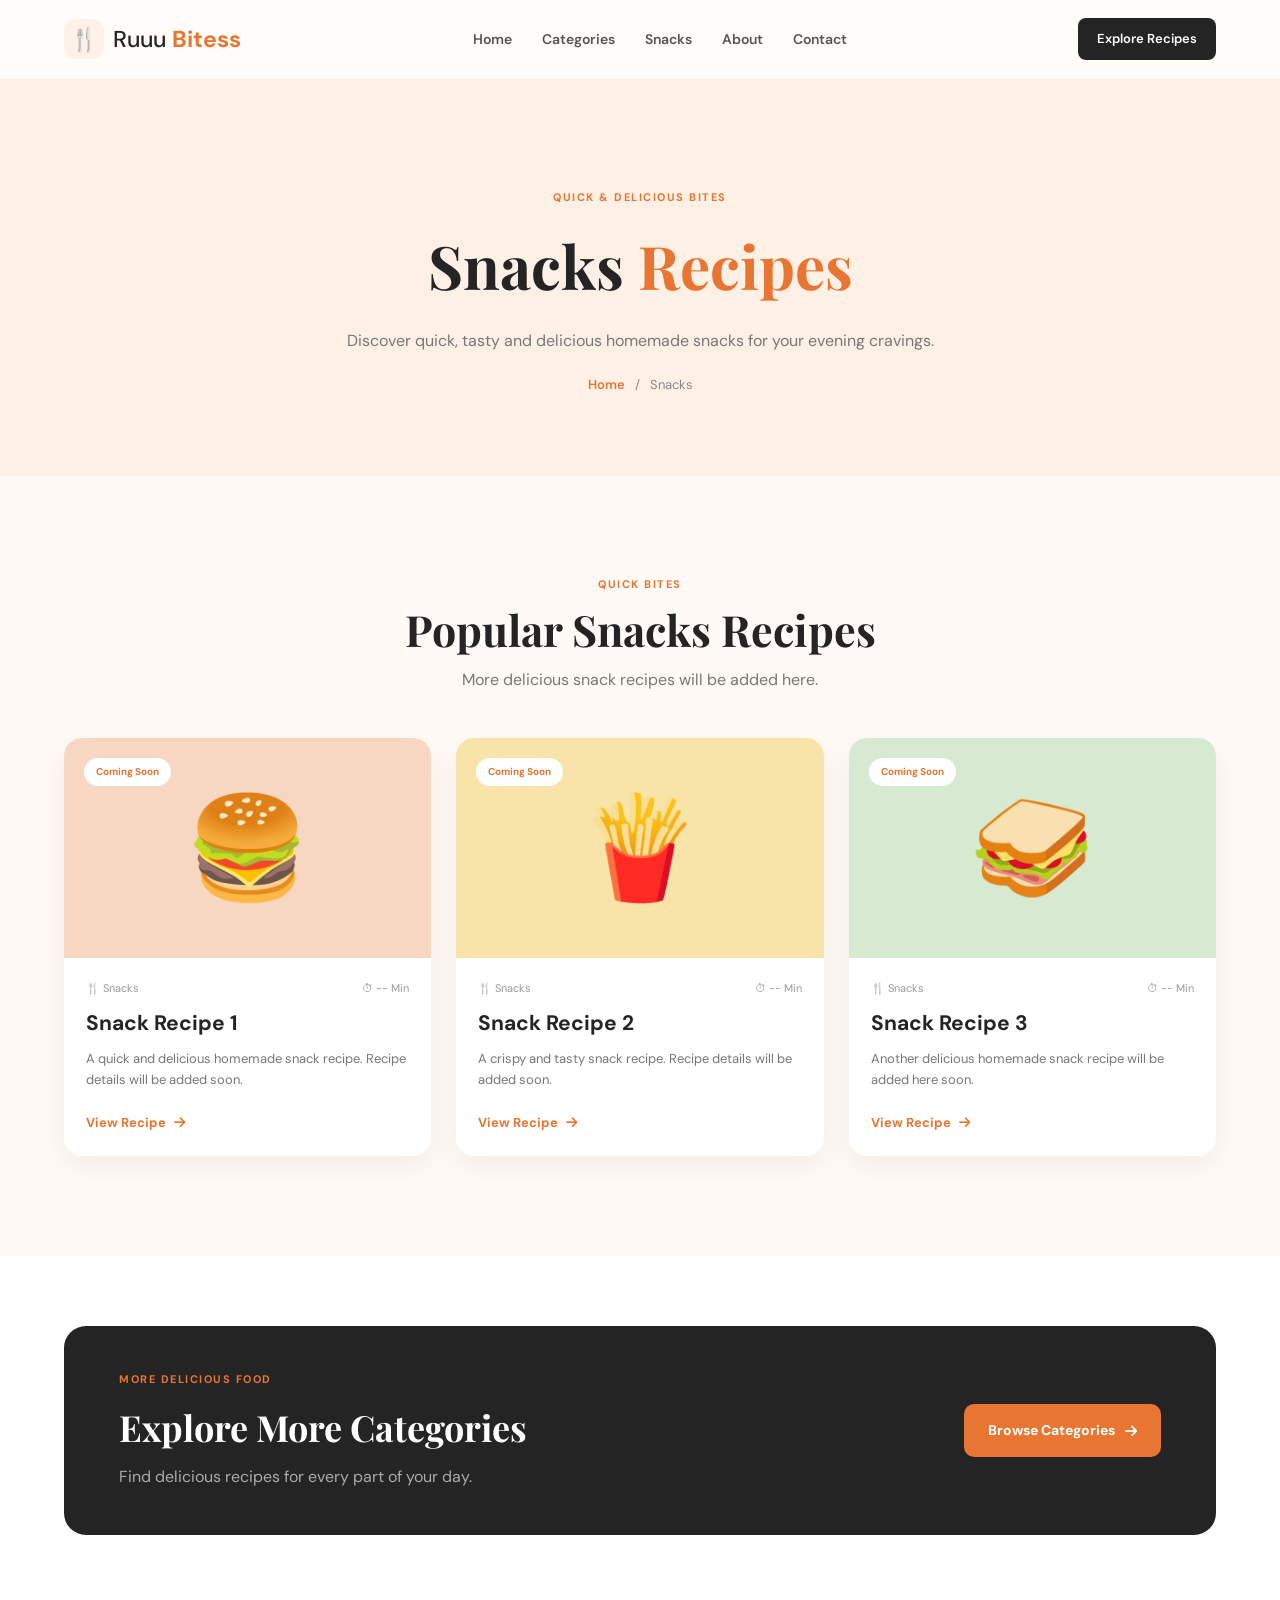
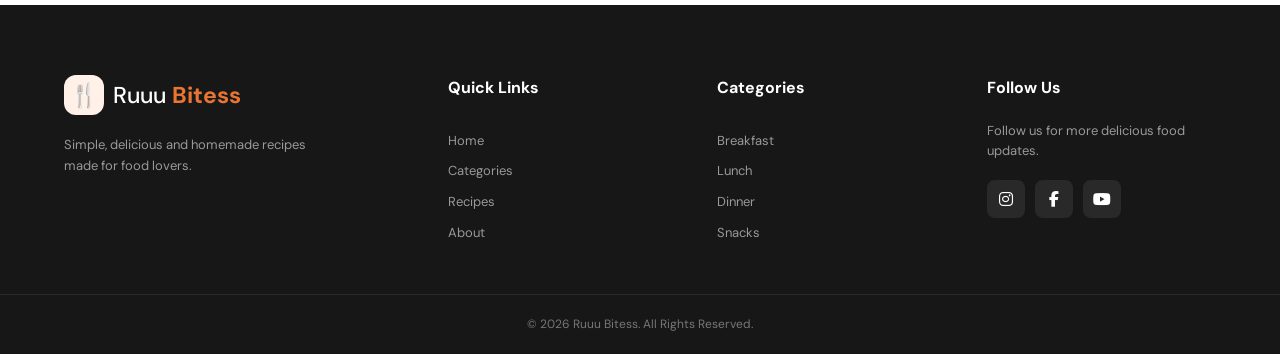
<file: snacks.html>
<!DOCTYPE html>
<html lang="en">

<head>

    <meta charset="UTF-8">
    <meta name="viewport" content="width=device-width, initial-scale=1.0">

    <title>Snacks Recipes | Ruuu Bitess</title>

    <!-- GOOGLE FONTS -->
    <link rel="preconnect" href="https://fonts.googleapis.com">
    <link rel="preconnect" href="https://fonts.gstatic.com" crossorigin>

    <link href="https://fonts.googleapis.com/css2?family=DM+Sans:wght@400;500;600;700&family=Playfair+Display:wght@600;700;800&display=swap"
        rel="stylesheet">

    <!-- FONT AWESOME -->
    <link rel="stylesheet"
        href="https://cdnjs.cloudflare.com/ajax/libs/font-awesome/6.5.2/css/all.min.css">

    <!-- MAIN CSS -->
    <link rel="stylesheet" href="../style.css">

</head>

<body>


    <!-- HEADER -->

    <header class="header page-header">

        <div class="navbar container">

            <a href="../index.html" class="logo">

                <span class="logo-icon">🍴</span>
                <span>Ruuu <b>Bitess</b></span>

            </a>


            <nav class="nav-links page-nav">

                <a href="../index.html">Home</a>
                <a href="../index.html#categories">Categories</a>
                <a href="#snacks-recipes">Snacks</a>
                <a href="../index.html#about">About</a>
                <a href="../index.html#contact">Contact</a>

            </nav>


            <a href="../index.html#categories" class="nav-button">
                Explore Recipes
            </a>

        </div>

    </header>


    <!-- SNACKS HERO -->

    <section class="page-hero">

        <div class="container">

            <span class="section-label">
                QUICK & DELICIOUS BITES
            </span>

            <h1>Snacks <span>Recipes</span></h1>

            <p>
                Discover quick, tasty and delicious homemade snacks
                for your evening cravings.
            </p>


            <div class="breadcrumb">

                <a href="../index.html">Home</a>

                <span>/</span>

                <span>Snacks</span>

            </div>

        </div>

    </section>


    <!-- SNACKS RECIPES -->

    <section class="featured section-padding" id="snacks-recipes">

        <div class="container">

            <div class="center-heading">

                <span class="section-label">
                    QUICK BITES
                </span>

                <h2>Popular Snacks Recipes</h2>

                <p>
                    More delicious snack recipes will be added here.
                </p>

            </div>


            <div class="recipe-grid">


                <!-- RECIPE 1 -->

                <article class="recipe-card">

                    <div class="recipe-image snacks-orange">

                        🍔

                        <span class="recipe-tag">
                            Coming Soon
                        </span>

                    </div>

                    <div class="recipe-content">

                        <div class="recipe-info">

                            <span>🍴 Snacks</span>
                            <span>⏱ -- Min</span>

                        </div>

                        <h3>Snack Recipe 1</h3>

                        <p>
                            A quick and delicious homemade snack recipe.
                            Recipe details will be added soon.
                        </p>

                        <a href="#">

                            View Recipe
                            <i class="fa-solid fa-arrow-right"></i>

                        </a>

                    </div>

                </article>


                <!-- RECIPE 2 -->

                <article class="recipe-card">

                    <div class="recipe-image snacks-yellow">

                        🍟

                        <span class="recipe-tag">
                            Coming Soon
                        </span>

                    </div>

                    <div class="recipe-content">

                        <div class="recipe-info">

                            <span>🍴 Snacks</span>
                            <span>⏱ -- Min</span>

                        </div>

                        <h3>Snack Recipe 2</h3>

                        <p>
                            A crispy and tasty snack recipe.
                            Recipe details will be added soon.
                        </p>

                        <a href="#">

                            View Recipe
                            <i class="fa-solid fa-arrow-right"></i>

                        </a>

                    </div>

                </article>


                <!-- RECIPE 3 -->

                <article class="recipe-card">

                    <div class="recipe-image snacks-green">

                        🥪

                        <span class="recipe-tag">
                            Coming Soon
                        </span>

                    </div>

                    <div class="recipe-content">

                        <div class="recipe-info">

                            <span>🍴 Snacks</span>
                            <span>⏱ -- Min</span>

                        </div>

                        <h3>Snack Recipe 3</h3>

                        <p>
                            Another delicious homemade snack recipe
                            will be added here soon.
                        </p>

                        <a href="#">

                            View Recipe
                            <i class="fa-solid fa-arrow-right"></i>

                        </a>

                    </div>

                </article>


            </div>

        </div>

    </section>


    <!-- MORE CATEGORIES -->

    <section class="breakfast-cta">

        <div class="container">

            <div>

                <span class="section-label">
                    MORE DELICIOUS FOOD
                </span>

                <h2>Explore More Categories</h2>

                <p>
                    Find delicious recipes for every part of your day.
                </p>

            </div>


            <a href="../index.html#categories" class="primary-btn">

                Browse Categories
                <i class="fa-solid fa-arrow-right"></i>

            </a>

        </div>

    </section>


    <!-- FOOTER -->

    <footer class="footer">

        <div class="container footer-grid">


            <div class="footer-brand">

                <a href="../index.html" class="logo">

                    <span class="logo-icon">🍴</span>
                    <span>Ruuu <b>Bitess</b></span>

                </a>

                <p>
                    Simple, delicious and homemade recipes
                    made for food lovers.
                </p>

            </div>


            <div class="footer-links">

                <h3>Quick Links</h3>

                <a href="../index.html">Home</a>
                <a href="../index.html#categories">Categories</a>
                <a href="#snacks-recipes">Recipes</a>
                <a href="../index.html#about">About</a>

            </div>


            <div class="footer-links">

                <h3>Categories</h3>

                <a href="breakfast.html">Breakfast</a>
                <a href="lunch.html">Lunch</a>
                <a href="dinner.html">Dinner</a>
                <a href="snacks.html">Snacks</a>

            </div>


            <div class="footer-social">

                <h3>Follow Us</h3>

                <p>
                    Follow us for more delicious food updates.
                </p>

                <div class="social-icons">

                    <a href="#">
                        <i class="fa-brands fa-instagram"></i>
                    </a>

                    <a href="#">
                        <i class="fa-brands fa-facebook-f"></i>
                    </a>

                    <a href="#">
                        <i class="fa-brands fa-youtube"></i>
                    </a>

                </div>

            </div>

        </div>


        <div class="footer-bottom">

            <div class="container">

                <p>
                    © 2026 Ruuu Bitess. All Rights Reserved.
                </p>

            </div>

        </div>

    </footer>


</body>

</html>
</file>
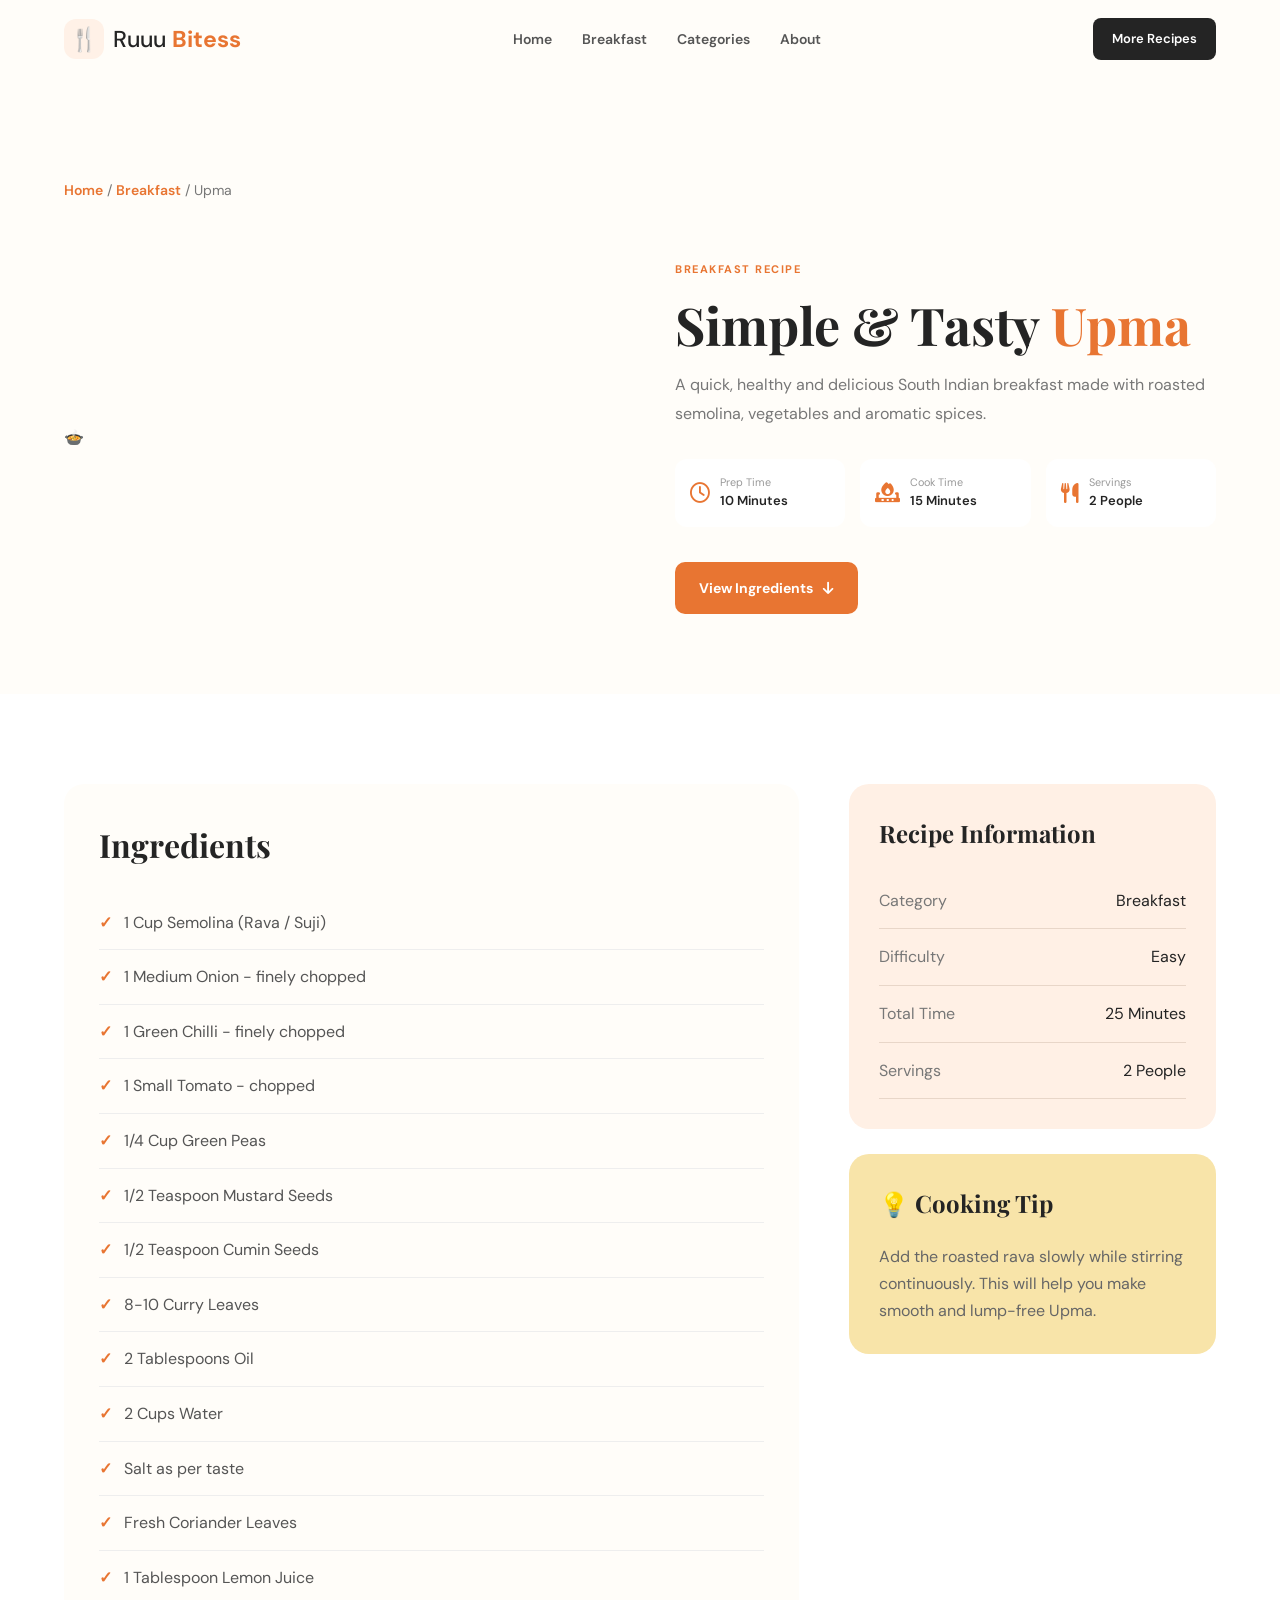
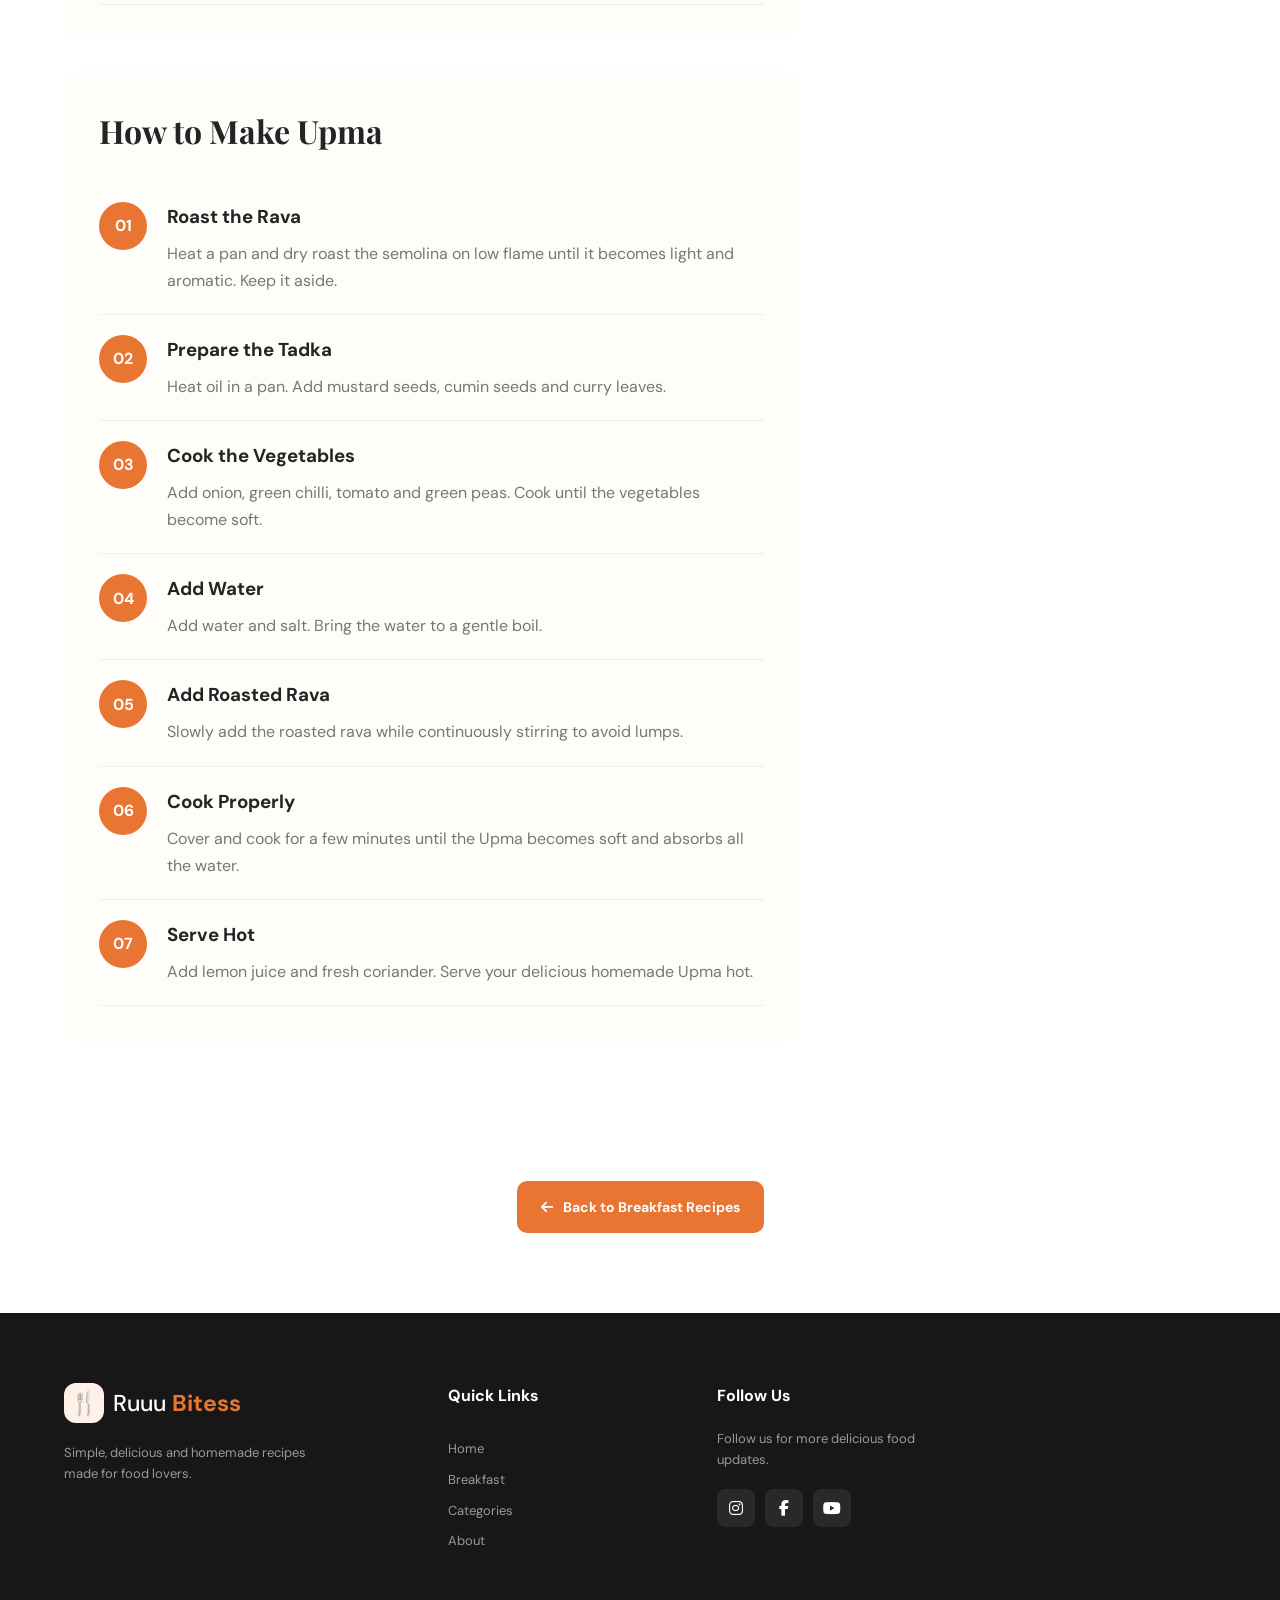
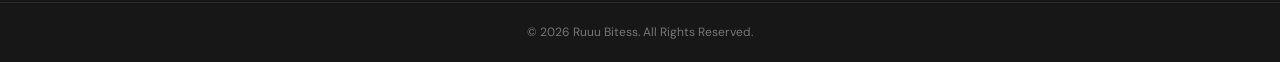
<file: upma.html>
<!DOCTYPE html>
<html lang="en">

<head>

    <meta charset="UTF-8">
    <meta name="viewport" content="width=device-width, initial-scale=1.0">

    <title>Upma Recipe | Ruuu Bitess</title>

    <!-- GOOGLE FONTS -->
    <link rel="preconnect" href="https://fonts.googleapis.com">
    <link rel="preconnect" href="https://fonts.gstatic.com" crossorigin>

    <link href="https://fonts.googleapis.com/css2?family=DM+Sans:wght@400;500;600;700&family=Playfair+Display:wght@600;700;800&display=swap"
        rel="stylesheet">

    <!-- FONT AWESOME -->
    <link rel="stylesheet"
        href="https://cdnjs.cloudflare.com/ajax/libs/font-awesome/6.5.2/css/all.min.css">

    <!-- MAIN CSS -->
    <link rel="stylesheet" href="../style.css">

</head>

<body>


    <!-- HEADER -->

    <header class="header page-header">

        <div class="navbar container">

            <a href="../index.html" class="logo">
                <span class="logo-icon">🍴</span>
                <span>Ruuu <b>Bitess</b></span>
            </a>

            <nav class="nav-links page-nav">

                <a href="../index.html">Home</a>
                <a href="breakfast.html">Breakfast</a>
                <a href="../index.html#categories">Categories</a>
                <a href="../index.html#about">About</a>

            </nav>

            <a href="breakfast.html" class="nav-button">
                More Recipes
            </a>

        </div>

    </header>


    <!-- BREADCRUMB -->

    <section class="recipe-breadcrumb">

        <div class="container">

            <a href="../index.html">Home</a>
            <span> / </span>

            <a href="breakfast.html">Breakfast</a>
            <span> / </span>

            <span>Upma</span>

        </div>

    </section>


    <!-- RECIPE HERO -->

    <section class="recipe-detail-hero">

        <div class="container recipe-detail-grid">

            <!-- IMAGE -->

            <div class="recipe-main-image">

                <div class="upma-image-placeholder">
                    🍲
                </div>

            </div>


            <!-- DETAILS -->

            <div class="recipe-main-content">

                <span class="section-label">
                    BREAKFAST RECIPE
                </span>

                <h1>Simple & Tasty <span>Upma</span></h1>

                <p class="recipe-intro">

                    A quick, healthy and delicious South Indian breakfast
                    made with roasted semolina, vegetables and aromatic
                    spices.
                </p>


                <!-- RECIPE INFO -->

                <div class="recipe-meta">

                    <div>

                        <i class="fa-regular fa-clock"></i>

                        <span>
                            <small>Prep Time</small>
                            10 Minutes
                        </span>

                    </div>


                    <div>

                        <i class="fa-solid fa-fire-burner"></i>

                        <span>
                            <small>Cook Time</small>
                            15 Minutes
                        </span>

                    </div>


                    <div>

                        <i class="fa-solid fa-utensils"></i>

                        <span>
                            <small>Servings</small>
                            2 People
                        </span>

                    </div>

                </div>


                <a href="#ingredients" class="primary-btn">

                    View Ingredients

                    <i class="fa-solid fa-arrow-down"></i>

                </a>

            </div>

        </div>

    </section>


    <!-- RECIPE CONTENT -->

    <section class="recipe-detail-content">

        <div class="container recipe-content-grid">

            <!-- LEFT SIDE -->

            <main>


                <!-- INGREDIENTS -->

                <div class="recipe-box" id="ingredients">

                    <h2>Ingredients</h2>

                    <ul class="ingredients-list">

                        <li>1 Cup Semolina (Rava / Suji)</li>

                        <li>1 Medium Onion - finely chopped</li>

                        <li>1 Green Chilli - finely chopped</li>

                        <li>1 Small Tomato - chopped</li>

                        <li>1/4 Cup Green Peas</li>

                        <li>1/2 Teaspoon Mustard Seeds</li>

                        <li>1/2 Teaspoon Cumin Seeds</li>

                        <li>8-10 Curry Leaves</li>

                        <li>2 Tablespoons Oil</li>

                        <li>2 Cups Water</li>

                        <li>Salt as per taste</li>

                        <li>Fresh Coriander Leaves</li>

                        <li>1 Tablespoon Lemon Juice</li>

                    </ul>

                </div>


                <!-- INSTRUCTIONS -->

                <div class="recipe-box">

                    <h2>How to Make Upma</h2>


                    <div class="recipe-step">

                        <span>01</span>

                        <div>

                            <h3>Roast the Rava</h3>

                            <p>
                                Heat a pan and dry roast the semolina
                                on low flame until it becomes light
                                and aromatic. Keep it aside.
                            </p>

                        </div>

                    </div>


                    <div class="recipe-step">

                        <span>02</span>

                        <div>

                            <h3>Prepare the Tadka</h3>

                            <p>
                                Heat oil in a pan. Add mustard seeds,
                                cumin seeds and curry leaves.
                            </p>

                        </div>

                    </div>


                    <div class="recipe-step">

                        <span>03</span>

                        <div>

                            <h3>Cook the Vegetables</h3>

                            <p>
                                Add onion, green chilli, tomato and
                                green peas. Cook until the vegetables
                                become soft.
                            </p>

                        </div>

                    </div>


                    <div class="recipe-step">

                        <span>04</span>

                        <div>

                            <h3>Add Water</h3>

                            <p>
                                Add water and salt. Bring the water
                                to a gentle boil.
                            </p>

                        </div>

                    </div>


                    <div class="recipe-step">

                        <span>05</span>

                        <div>

                            <h3>Add Roasted Rava</h3>

                            <p>
                                Slowly add the roasted rava while
                                continuously stirring to avoid lumps.
                            </p>

                        </div>

                    </div>


                    <div class="recipe-step">

                        <span>06</span>

                        <div>

                            <h3>Cook Properly</h3>

                            <p>
                                Cover and cook for a few minutes
                                until the Upma becomes soft and
                                absorbs all the water.
                            </p>

                        </div>

                    </div>


                    <div class="recipe-step">

                        <span>07</span>

                        <div>

                            <h3>Serve Hot</h3>

                            <p>
                                Add lemon juice and fresh coriander.
                                Serve your delicious homemade Upma hot.
                            </p>

                        </div>

                    </div>

                </div>

            </main>


            <!-- RIGHT SIDE -->

            <aside>


                <div class="recipe-sidebar">

                    <h3>Recipe Information</h3>

                    <div class="sidebar-info">

                        <p>
                            <span>Category</span>
                            Breakfast
                        </p>

                        <p>
                            <span>Difficulty</span>
                            Easy
                        </p>

                        <p>
                            <span>Total Time</span>
                            25 Minutes
                        </p>

                        <p>
                            <span>Servings</span>
                            2 People
                        </p>

                    </div>

                </div>


                <div class="recipe-sidebar tip-box">

                    <h3>💡 Cooking Tip</h3>

                    <p>
                        Add the roasted rava slowly while stirring
                        continuously. This will help you make smooth
                        and lump-free Upma.
                    </p>

                </div>

            </aside>

        </div>

    </section>


    <!-- BACK BUTTON -->

    <section class="recipe-back-section">

        <div class="container">

            <a href="breakfast.html" class="primary-btn">

                <i class="fa-solid fa-arrow-left"></i>

                Back to Breakfast Recipes

            </a>

        </div>

    </section>


    <!-- FOOTER -->

    <footer class="footer">

        <div class="container footer-grid">

            <div class="footer-brand">

                <a href="../index.html" class="logo">

                    <span class="logo-icon">🍴</span>
                    <span>Ruuu <b>Bitess</b></span>

                </a>

                <p>
                    Simple, delicious and homemade recipes
                    made for food lovers.
                </p>

            </div>


            <div class="footer-links">

                <h3>Quick Links</h3>

                <a href="../index.html">Home</a>
                <a href="breakfast.html">Breakfast</a>
                <a href="../index.html#categories">Categories</a>
                <a href="../index.html#about">About</a>

            </div>


            <div class="footer-social">

                <h3>Follow Us</h3>

                <p>
                    Follow us for more delicious food updates.
                </p>

                <div class="social-icons">

                    <a href="#">
                        <i class="fa-brands fa-instagram"></i>
                    </a>

                    <a href="#">
                        <i class="fa-brands fa-facebook-f"></i>
                    </a>

                    <a href="#">
                        <i class="fa-brands fa-youtube"></i>
                    </a>

                </div>

            </div>

        </div>


        <div class="footer-bottom">

            <div class="container">

                <p>
                    © 2026 Ruuu Bitess. All Rights Reserved.
                </p>

            </div>

        </div>

    </footer>

</body>
</html>
</file>
<file: style.css>
/* =========================================
   GLOBAL
========================================= */

*{
    margin:0;
    padding:0;
    box-sizing:border-box;
}

html{
    scroll-behavior:smooth;
}

body{
    font-family:'DM Sans',sans-serif;
    background:#fffdf9;
    color:#242424;
    line-height:1.6;
    overflow-x:hidden;
}

a{
    text-decoration:none;
    color:inherit;
}

button,
input,
textarea{
    font-family:inherit;
}

button{
    cursor:pointer;
}

.container{
    width:90%;
    max-width:1200px;
    margin:auto;
}

.section-padding{
    padding:100px 0;
}


/* =========================================
   HEADER
========================================= */

.header{
    width:100%;
    position:fixed;
    top:0;
    left:0;
    z-index:1000;
    background:rgba(255,253,249,.9);
    backdrop-filter:blur(12px);
    border-bottom:1px solid transparent;
    transition:.3s;
}

.header.scrolled{
    box-shadow:0 5px 25px rgba(0,0,0,.08);
    border-bottom:1px solid #eee;
}

.navbar{
    min-height:78px;
    display:flex;
    align-items:center;
    justify-content:space-between;
}

.logo{
    display:flex;
    align-items:center;
    gap:9px;
    font-size:23px;
    font-weight:500;
}

.logo b{
    color:#e87532;
}

.logo-icon{
    width:40px;
    height:40px;
    background:#fff1e7;
    display:flex;
    align-items:center;
    justify-content:center;
    border-radius:12px;
}

.nav-links{
    display:flex;
    gap:30px;
}

.nav-links a{
    font-size:14px;
    font-weight:600;
    color:#555;
    transition:.3s;
}

.nav-links a:hover{
    color:#e87532;
}

.nav-right{
    display:flex;
    align-items:center;
    gap:12px;
}

.search-icon-btn{
    border:none;
    background:none;
    font-size:17px;
    color:#333;
}

.nav-button{
    background:#242424;
    color:#fff;
    padding:11px 19px;
    border-radius:8px;
    font-size:13px;
    font-weight:600;
    transition:.3s;
}

.nav-button:hover{
    background:#e87532;
}

.mobile-menu{
    display:none;
    border:none;
    background:none;
    font-size:21px;
}


/* =========================================
   HERO
========================================= */

.hero{
    min-height:100vh;
    padding-top:78px;
    display:flex;
    align-items:center;
    position:relative;
    overflow:hidden;
    background:#fffaf5;
}

.hero-container{
    display:grid;
    grid-template-columns:1.1fr .9fr;
    align-items:center;
    gap:60px;
}

.hero-shape{
    position:absolute;
    border-radius:50%;
    z-index:0;
}

.shape-one{
    width:500px;
    height:500px;
    background:#fff0e5;
    right:-180px;
    top:-180px;
}

.shape-two{
    width:300px;
    height:300px;
    background:#f9e8d9;
    left:-150px;
    bottom:-180px;
}

.hero-left,
.hero-right{
    position:relative;
    z-index:1;
}

.small-title{
    display:inline-block;
    padding:9px 15px;
    background:#fff;
    color:#e87532;
    border-radius:50px;
    font-size:11px;
    font-weight:700;
    letter-spacing:1px;
    box-shadow:0 8px 20px rgba(0,0,0,.05);
}

.hero h1{
    font-family:'Playfair Display',serif;
    font-size:70px;
    line-height:1.1;
    margin:22px 0;
}

.hero h1 span{
    color:#e87532;
}

.hero-left > p{
    max-width:560px;
    color:#666;
    font-size:17px;
}

.hero-buttons{
    display:flex;
    gap:15px;
    margin:32px 0;
    align-items:center;
}

.primary-btn{
    display:inline-flex;
    align-items:center;
    gap:10px;
    background:#e87532;
    color:#fff;
    padding:15px 24px;
    border-radius:10px;
    font-size:14px;
    font-weight:700;
    border:none;
    transition:.3s;
}

.primary-btn:hover{
    transform:translateY(-3px);
    box-shadow:0 10px 25px rgba(232,117,50,.25);
}

.secondary-btn{
    display:inline-flex;
    align-items:center;
    gap:10px;
    font-size:14px;
    font-weight:700;
}

.secondary-btn i{
    width:40px;
    height:40px;
    display:flex;
    align-items:center;
    justify-content:center;
    border-radius:50%;
    background:#fff;
    color:#e87532;
    box-shadow:0 8px 20px rgba(0,0,0,.08);
}

.hero-stats{
    display:flex;
    gap:45px;
    margin-top:20px;
}

.hero-stats h3{
    font-size:24px;
}

.hero-stats p{
    font-size:12px;
    color:#777;
}

.food-card-main{
    width:430px;
    height:430px;
    margin:auto;
    border-radius:50%;
    background:linear-gradient(135deg,#f8c59f,#e87532);
    display:flex;
    align-items:center;
    justify-content:center;
    position:relative;
    box-shadow:0 30px 60px rgba(232,117,50,.25);
}

.food-emoji{
    width:300px;
    height:300px;
    border-radius:50%;
    background:#fffaf5;
    display:flex;
    align-items:center;
    justify-content:center;
    font-size:150px;
    box-shadow:inset 0 0 30px rgba(0,0,0,.05);
}

.floating-card{
    position:absolute;
    background:#fff;
    padding:13px 18px;
    border-radius:14px;
    display:flex;
    align-items:center;
    gap:10px;
    box-shadow:0 12px 30px rgba(0,0,0,.12);
}

.floating-card span{
    font-size:24px;
}

.floating-card b{
    display:block;
    font-size:13px;
}

.floating-card small{
    color:#888;
    font-size:11px;
}

.floating-one{
    top:35px;
    left:-35px;
}

.floating-two{
    bottom:45px;
    right:-25px;
}


/* =========================================
   SECTION
========================================= */

.section-top{
    display:flex;
    justify-content:space-between;
    align-items:end;
    gap:40px;
    margin-bottom:45px;
}

.section-top > div{
    max-width:600px;
}

.section-label{
    display:block;
    color:#e87532;
    font-size:11px;
    font-weight:700;
    letter-spacing:1.5px;
    margin-bottom:10px;
}

.section-top h2,
.center-heading h2{
    font-family:'Playfair Display',serif;
    font-size:43px;
    line-height:1.2;
}

.section-top > p{
    max-width:350px;
    color:#777;
}

.center-heading{
    text-align:center;
    margin-bottom:45px;
}

.center-heading p{
    color:#777;
    margin-top:12px;
}


/* =========================================
   CATEGORIES
========================================= */

.categories{
    background:#fff;
}

.category-grid{
    display:grid;
    grid-template-columns:repeat(3,1fr);
    gap:20px;
}

.category-card{
    border:1px solid #eee;
    padding:30px;
    border-radius:18px;
    transition:.3s;
    background:#fffdf9;
}

.category-card:hover{
    transform:translateY(-7px);
    border-color:#e87532;
    box-shadow:0 15px 35px rgba(0,0,0,.08);
}

.category-emoji{
    width:65px;
    height:65px;
    display:flex;
    align-items:center;
    justify-content:center;
    background:#fff0e5;
    border-radius:18px;
    font-size:32px;
    margin-bottom:20px;
}

.category-card h3{
    font-size:21px;
    margin-bottom:7px;
}

.category-card p{
    color:#777;
    font-size:14px;
    margin-bottom:20px;
}

.category-card span{
    font-size:13px;
    font-weight:700;
    color:#e87532;
}

.category-card span i{
    margin-left:6px;
}


/* =========================================
   RECIPES
========================================= */

.featured{
    background:#fffaf5;
}

.recipe-grid{
    display:grid;
    grid-template-columns:repeat(3,1fr);
    gap:25px;
}

.recipe-card{
    background:#fff;
    border-radius:18px;
    overflow:hidden;
    box-shadow:0 10px 30px rgba(0,0,0,.06);
    transition:.3s;
}

.recipe-card:hover{
    transform:translateY(-8px);
    box-shadow:0 18px 40px rgba(0,0,0,.1);
}

.recipe-image{
    height:220px;
    display:flex;
    align-items:center;
    justify-content:center;
    font-size:100px;
    position:relative;
}

.orange-bg{
    background:#f7d6c2;
}

.yellow-bg{
    background:#f8e4a9;
}

.green-bg{
    background:#d6ead2;
}

.recipe-tag{
    position:absolute;
    top:15px;
    left:15px;
    background:#fff;
    color:#e87532;
    padding:6px 12px;
    border-radius:50px;
    font-size:10px;
    font-weight:700;
}

.recipe-content{
    padding:22px;
}

.recipe-info{
    display:flex;
    justify-content:space-between;
    color:#999;
    font-size:11px;
    margin-bottom:10px;
}

.recipe-content h3{
    font-size:21px;
    margin-bottom:8px;
}

.recipe-content p{
    color:#777;
    font-size:13px;
    margin-bottom:18px;
}

.recipe-content a{
    color:#e87532;
    font-size:13px;
    font-weight:700;
}

.recipe-content a i{
    margin-left:5px;
}

.view-all{
    text-align:center;
    margin-top:40px;
}

.secondary-main-btn{
    display:inline-flex;
    align-items:center;
    gap:10px;
    border:1px solid #242424;
    padding:14px 23px;
    border-radius:10px;
    font-size:13px;
    font-weight:700;
    transition:.3s;
}

.secondary-main-btn:hover{
    background:#242424;
    color:#fff;
}


/* =========================================
   ABOUT
========================================= */

.about{
    background:#fff;
}

.about-grid{
    display:grid;
    grid-template-columns:1fr 1fr;
    align-items:center;
    gap:80px;
}

.about-visual{
    min-height:460px;
    background:#fff0e5;
    border-radius:30px;
    display:flex;
    align-items:center;
    justify-content:center;
    position:relative;
}

.about-food-circle{
    width:290px;
    height:290px;
    background:#e87532;
    border-radius:50%;
    display:flex;
    align-items:center;
    justify-content:center;
    font-size:130px;
}

.experience-card{
    position:absolute;
    bottom:35px;
    right:-20px;
    background:#fff;
    padding:17px 22px;
    border-radius:14px;
    box-shadow:0 12px 30px rgba(0,0,0,.1);
}

.experience-card b{
    display:block;
}

.experience-card span{
    color:#888;
    font-size:12px;
}

.about-text h2{
    font-family:'Playfair Display',serif;
    font-size:48px;
    line-height:1.2;
    margin-bottom:20px;
}

.about-text h2 span{
    color:#e87532;
}

.about-text p{
    color:#777;
    margin-bottom:15px;
}

.about-points{
    margin:25px 0;
}

.about-points div{
    margin:12px 0;
    font-size:14px;
    font-weight:600;
}

.about-points i{
    color:#e87532;
    margin-right:10px;
}


/* =========================================
   NEWSLETTER
========================================= */

.newsletter{
    background:#fffaf5;
}

.newsletter-box{
    background:#242424;
    color:#fff;
    border-radius:25px;
    padding:60px;
    display:grid;
    grid-template-columns:1fr 1fr;
    gap:50px;
    align-items:center;
}

.newsletter-box h2{
    font-family:'Playfair Display',serif;
    font-size:38px;
    line-height:1.2;
    margin-bottom:12px;
}

.newsletter-box p{
    color:#bbb;
}

.newsletter-box form{
    display:flex;
    gap:10px;
}

.newsletter-box input{
    width:100%;
    border:none;
    outline:none;
    padding:15px;
    border-radius:9px;
}

.newsletter-box button{
    border:none;
    white-space:nowrap;
    background:#e87532;
    color:#fff;
    padding:0 20px;
    border-radius:9px;
    font-weight:700;
}


/* =========================================
   CONTACT
========================================= */

.contact{
    background:#fff;
}

.contact-form{
    max-width:750px;
    margin:auto;
}

.form-row{
    display:grid;
    grid-template-columns:1fr 1fr;
    gap:15px;
}

.contact-form input,
.contact-form textarea{
    width:100%;
    border:1px solid #e5e5e5;
    outline:none;
    padding:15px;
    border-radius:10px;
    margin-bottom:15px;
    font-size:14px;
}

.contact-form input:focus,
.contact-form textarea:focus{
    border-color:#e87532;
}

.contact-form textarea{
    height:150px;
    resize:none;
}


/* =========================================
   FOOTER
========================================= */

.footer{
    background:#171717;
    color:#fff;
    padding-top:70px;
}

.footer-grid{
    display:grid;
    grid-template-columns:1.5fr 1fr 1fr 1fr;
    gap:40px;
}

.footer-brand p,
.footer-social p{
    color:#999;
    font-size:13px;
    margin-top:20px;
    max-width:260px;
}

.footer-links h3,
.footer-social h3{
    margin-bottom:20px;
    font-size:16px;
}

.footer-links{
    display:flex;
    flex-direction:column;
    gap:10px;
}

.footer-links a{
    color:#999;
    font-size:13px;
}

.footer-links a:hover{
    color:#e87532;
}

.social-icons{
    display:flex;
    gap:10px;
    margin-top:18px;
}

.social-icons a{
    width:38px;
    height:38px;
    background:#292929;
    display:flex;
    align-items:center;
    justify-content:center;
    border-radius:8px;
    transition:.3s;
}

.social-icons a:hover{
    background:#e87532;
}

.footer-bottom{
    border-top:1px solid #2b2b2b;
    margin-top:50px;
    padding:20px 0;
    text-align:center;
}

.footer-bottom p{
    color:#777;
    font-size:12px;
}


/* =========================================
   BACK TO TOP
========================================= */

#topBtn{
    position:fixed;
    right:25px;
    bottom:25px;
    width:45px;
    height:45px;
    border:none;
    border-radius:10px;
    background:#e87532;
    color:#fff;
    display:none;
    z-index:999;
    box-shadow:0 10px 25px rgba(0,0,0,.15);
}


/* =========================================
   SEARCH POPUP
========================================= */

.search-popup{
    position:fixed;
    inset:0;
    background:rgba(0,0,0,.65);
    z-index:5000;
    display:none;
    align-items:center;
    justify-content:center;
    padding:20px;
}

.search-popup.active{
    display:flex;
}

.search-box{
    width:100%;
    max-width:500px;
    background:#fff;
    padding:35px;
    border-radius:20px;
    position:relative;
}

.search-box h2{
    margin-bottom:20px;
    font-family:'Playfair Display',serif;
}

.search-box input{
    width:100%;
    border:1px solid #ddd;
    outline:none;
    padding:15px;
    border-radius:10px;
    margin-bottom:12px;
}

.search-box button{
    border:none;
    background:#e87532;
    color:#fff;
    padding:14px 20px;
    border-radius:10px;
    font-weight:700;
}

.close-search{
    position:absolute;
    right:15px;
    top:15px;
    background:none !important;
    color:#333 !important;
    padding:5px !important;
    font-size:20px;
}


/* =========================================
   MOBILE
========================================= */

@media(max-width:950px){

    .nav-links{
        position:absolute;
        top:78px;
        left:0;
        width:100%;
        background:#fffdf9;
        display:none;
        flex-direction:column;
        padding:25px;
        gap:20px;
        box-shadow:0 15px 25px rgba(0,0,0,.08);
    }

    .nav-links.active{
        display:flex;
    }

    .mobile-menu{
        display:block;
    }

    .nav-button{
        display:none;
    }

    .hero-container{
        grid-template-columns:1fr;
        text-align:center;
        padding:60px 0;
    }

    .hero-left > p{
        margin:auto;
    }

    .hero-buttons,
    .hero-stats{
        justify-content:center;
    }

    .food-card-main{
        width:360px;
        height:360px;
    }

    .food-emoji{
        width:250px;
        height:250px;
        font-size:120px;
    }

    .category-grid{
        grid-template-columns:repeat(2,1fr);
    }

    .recipe-grid{
        grid-template-columns:1fr;
    }

    .about-grid{
        grid-template-columns:1fr;
    }

    .newsletter-box{
        grid-template-columns:1fr;
    }

    .footer-grid{
        grid-template-columns:repeat(2,1fr);
    }

}


@media(max-width:600px){

    .section-padding{
        padding:70px 0;
    }

    .hero h1{
        font-size:48px;
    }

    .section-top{
        flex-direction:column;
        align-items:flex-start;
    }

    .section-top h2,
    .center-heading h2{
        font-size:34px;
    }

    .category-grid{
        grid-template-columns:1fr;
    }

    .hero-buttons{
        flex-direction:column;
    }

    .hero-stats{
        gap:25px;
    }

    .food-card-main{
        width:290px;
        height:290px;
    }

    .food-emoji{
        width:210px;
        height:210px;
        font-size:90px;
    }

    .floating-one{
        left:-15px;
    }

    .floating-two{
        right:-15px;
    }

    .about-text h2{
        font-size:38px;
    }

    .about-visual{
        min-height:350px;
    }

    .about-food-circle{
        width:220px;
        height:220px;
        font-size:100px;
    }

    .experience-card{
        right:10px;
        bottom:20px;
    }

    .newsletter-box{
        padding:35px 25px;
    }

    .newsletter-box h2{
        font-size:31px;
    }

    .newsletter-box form{
        flex-direction:column;
    }

    .newsletter-box button{
        padding:15px;
    }

    .form-row{
        grid-template-columns:1fr;
    }

    .footer-grid{
        grid-template-columns:1fr;
    }

}
/* =========================================
   CATEGORY PAGES
========================================= */

.page-header{
    background:#fffdf9;
    position:sticky;
}

.page-hero{
    padding:110px 0 80px;
    background:#fff0e5;
    text-align:center;
}

.page-hero h1{
    font-family:'Playfair Display',serif;
    font-size:60px;
    margin-bottom:15px;
}

.page-hero h1 span{
    color:#e87532;
}

.page-hero p{
    max-width:600px;
    margin:auto;
    color:#777;
}

.breadcrumb{
    margin-top:22px;
    display:flex;
    justify-content:center;
    gap:10px;
    font-size:13px;
    color:#888;
}

.breadcrumb a{
    color:#e87532;
    font-weight:600;
}


/* BREAKFAST CARD COLORS */

.breakfast-orange{
    background:#f7d6c2;
}

.breakfast-yellow{
    background:#f8e4a9;
}

.breakfast-cream{
    background:#f4dfbd;
}

.breakfast-green{
    background:#d6ead2;
}

.breakfast-pink{
    background:#f4d6d6;
}

.breakfast-red{
    background:#f0c6bb;
}


/* CATEGORY CTA */

.breakfast-cta{
    padding:70px 0;
    background:#fff;
}

.breakfast-cta .container{
    background:#242424;
    color:#fff;
    padding:45px 55px;
    border-radius:22px;
    display:flex;
    align-items:center;
    justify-content:space-between;
    gap:30px;
}

.breakfast-cta h2{
    font-family:'Playfair Display',serif;
    font-size:36px;
    margin-bottom:8px;
}

.breakfast-cta p{
    color:#aaa;
}

@media(max-width:600px){

    .page-hero{
        padding:80px 0 60px;
    }

    .page-hero h1{
        font-size:42px;
    }

    .breakfast-cta .container{
        padding:35px 25px;
        flex-direction:column;
        align-items:flex-start;
    }

    .breakfast-cta h2{
        font-size:30px;
    }

}
/* LUNCH CARD COLORS */

.lunch-yellow{
    background:#f8e4a9;
}

.lunch-orange{
    background:#f7d6c2;
}

.lunch-green{
    background:#d6ead2;
}

.lunch-red{
    background:#f0c6bb;
}

.lunch-cream{
    background:#f4dfbd;
}

.lunch-pink{
    background:#f4d6d6;
}
/* =========================
   DINNER CARD COLORS
========================= */

.dinner-orange{
    background:#f7d6c2;
}

.dinner-yellow{
    background:#f8e4a9;
}

.dinner-green{
    background:#d6ead2;
}
/* =========================
   SNACKS CARD COLORS
========================= */

.snacks-orange{
    background:#f7d6c2;
}

.snacks-yellow{
    background:#f8e4a9;
}

.snacks-green{
    background:#d6ead2;
}
/* =========================
   DESSERT CARD COLORS
========================= */

.dessert-pink{
    background:#f4d6d6;
}

.dessert-yellow{
    background:#f8e4a9;
}

.dessert-cream{
    background:#f4dfbd;
}
/* =========================
   DRINKS CARD COLORS
========================= */

.drinks-orange{
    background:#f7d6c2;
}

.drinks-yellow{
    background:#f8e4a9;
}

.drinks-pink{
    background:#f4d6d6;
}
/* =========================================
   RECIPE DETAIL PAGE
========================================= */

.recipe-breadcrumb{
    padding:100px 0 20px;
    background:#fffdf9;
    font-size:14px;
}

.recipe-breadcrumb a{
    color:#e87532;
    font-weight:600;
}

.recipe-breadcrumb span{
    color:#777;
}


.recipe-detail-hero{
    padding:40px 0 80px;
    background:#fffdf9;
}

.recipe-detail-grid{
    display:grid;
    grid-template-columns:1fr 1fr;
    gap:70px;
    align-items:center;
}


.recipe-main-image{
    width:100%;
}


.poha-image-placeholder{
    width:100%;
    min-height:450px;
    background:#f7d6c2;
    border-radius:25px;
    display:flex;
    align-items:center;
    justify-content:center;
    font-size:150px;
}


.recipe-main-content h1{
    font-family:'Playfair Display',serif;
    font-size:52px;
    line-height:1.2;
    margin:15px 0;
}

.recipe-main-content h1 span{
    color:#e87532;
}

.recipe-intro{
    color:#777;
    line-height:1.8;
    margin-bottom:30px;
}


.recipe-meta{
    display:grid;
    grid-template-columns:repeat(3,1fr);
    gap:15px;
    margin-bottom:35px;
}

.recipe-meta div{
    display:flex;
    gap:10px;
    align-items:center;
    padding:15px;
    background:#fff;
    border-radius:12px;
}

.recipe-meta i{
    color:#e87532;
    font-size:20px;
}

.recipe-meta span{
    display:flex;
    flex-direction:column;
    font-size:13px;
    font-weight:600;
}

.recipe-meta small{
    color:#999;
    font-weight:400;
}


.recipe-detail-content{
    padding:90px 0;
    background:#fff;
}

.recipe-content-grid{
    display:grid;
    grid-template-columns:2fr 1fr;
    gap:50px;
}


.recipe-box{
    background:#fffdf9;
    padding:35px;
    border-radius:20px;
    margin-bottom:30px;
}

.recipe-box h2{
    font-family:'Playfair Display',serif;
    font-size:32px;
    margin-bottom:25px;
}


.ingredients-list{
    list-style:none;
}

.ingredients-list li{
    padding:14px 0;
    border-bottom:1px solid #eee;
    color:#555;
}

.ingredients-list li::before{
    content:"✓";
    color:#e87532;
    font-weight:bold;
    margin-right:12px;
}


.recipe-step{
    display:flex;
    gap:20px;
    padding:20px 0;
    border-bottom:1px solid #eee;
}

.recipe-step > span{
    min-width:48px;
    height:48px;
    border-radius:50%;
    background:#e87532;
    color:#fff;
    display:flex;
    align-items:center;
    justify-content:center;
    font-weight:700;
}

.recipe-step h3{
    margin-bottom:8px;
}

.recipe-step p{
    color:#777;
    line-height:1.7;
}


.recipe-sidebar{
    background:#fff0e5;
    padding:30px;
    border-radius:20px;
    margin-bottom:25px;
}

.recipe-sidebar h3{
    font-family:'Playfair Display',serif;
    font-size:24px;
    margin-bottom:20px;
}

.sidebar-info p{
    padding:15px 0;
    border-bottom:1px solid #e8d6c8;
    display:flex;
    justify-content:space-between;
}

.sidebar-info span{
    color:#777;
}

.tip-box{
    background:#f8e4a9;
}

.tip-box p{
    color:#666;
    line-height:1.7;
}


.recipe-back-section{
    padding:20px 0 80px;
    background:#fff;
    text-align:center;
}


/* MOBILE */

@media(max-width:800px){

    .recipe-detail-grid,
    .recipe-content-grid{
        grid-template-columns:1fr;
        gap:35px;
    }

    .recipe-main-content h1{
        font-size:40px;
    }

    .recipe-meta{
        grid-template-columns:1fr;
    }

    .poha-image-placeholder{
        min-height:300px;
        font-size:100px;
    }

}
/* =========================
   IDLI RECIPE IMAGE
========================= */

.idli-image-placeholder{
    width:100%;
    min-height:450px;
    background:#f4ead8;
    border-radius:25px;
    display:flex;
    align-items:center;
    justify-content:center;
    font-size:150px;
}


@media(max-width:800px){

    .idli-image-placeholder{
        min-height:300px;
        font-size:100px;
    }

}
/* =========================
   MASALA DOSA RECIPE IMAGE
========================= */

.dosa-image-placeholder{
    width:100%;
    min-height:450px;
    background:#f6dfbd;
    border-radius:25px;
    display:flex;
    align-items:center;
    justify-content:center;
    font-size:150px;
}

@media(max-width:800px){

    .dosa-image-placeholder{
        min-height:300px;
        font-size:100px;
    }

}
/* =========================
   BREAD OMELETTE IMAGE
========================= */

.bread-omelette-image-placeholder{
    width:100%;
    min-height:450px;
    background:#f3d6b3;
    border-radius:25px;
    display:flex;
    align-items:center;
    justify-content:center;
    font-size:120px;
}

@media(max-width:800px){

    .bread-omelette-image-placeholder{
        min-height:300px;
        font-size:80px;
    }

}
/* =========================
   EGG BHURJI RECIPE IMAGE
========================= */

.egg-bhurji-image-placeholder{
    width:100%;
    min-height:450px;
    background:#f5ddb2;
    border-radius:25px;
    display:flex;
    align-items:center;
    justify-content:center;
    font-size:150px;
}

@media(max-width:800px){

    .egg-bhurji-image-placeholder{
        min-height:300px;
        font-size:100px;
    }

}
.about-food-circle{
    overflow: hidden;
}

.about-food-circle img{
    width: 100%;
    height: 100%;
    object-fit: cover;
    display: block;
}
.about-food-circle{
    overflow: hidden;
}

.about-food-circle img{
    width: 100%;
    height: 100%;
    object-fit: cover;
    display: block;
}
.recipe-image img {
    width: 100%;
    height: 100%;
    object-fit: cover;
    display: block;
}
.breakfast-orange {
    position: relative;
    overflow: hidden;
}

.recipe-photo {
    width: 100%;
    height: 100%;
    object-fit: cover;
    display: block;
}

.recipe-tag {
    position: absolute;
    top: 20px;
    left: 20px;
    z-index: 10;
}
</file>
